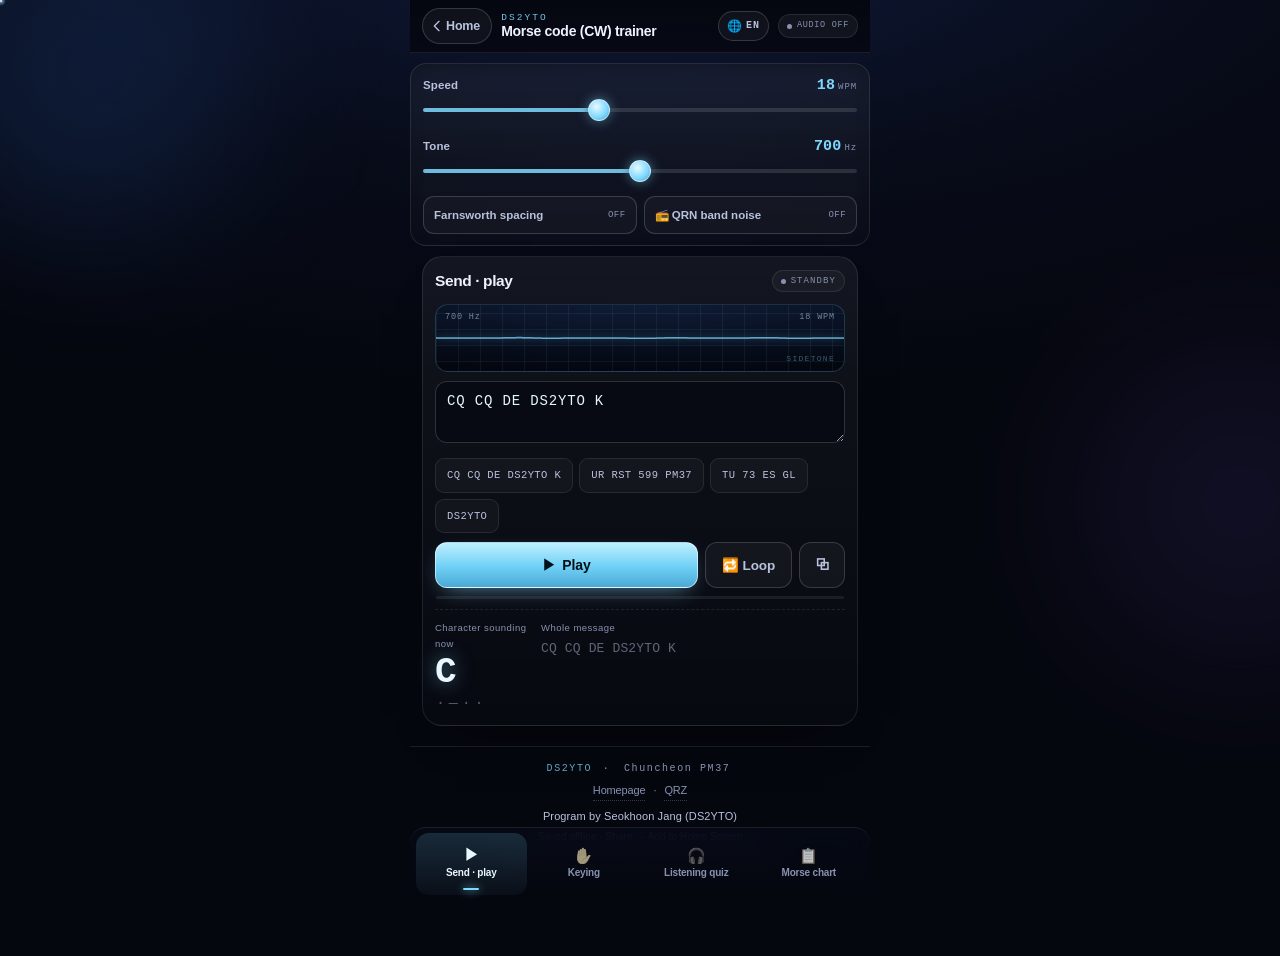
<file: cw-trainer/index.html>
<!DOCTYPE html>
<html lang="ko">
<head>
<meta charset="utf-8">
<meta name="viewport" content="width=device-width, initial-scale=1, viewport-fit=cover">
<title>DS2YTO 모르스 부호(CW) 연습기</title>
<meta name="description" content="모르스 부호(CW) 송신·재생, 전건 타건 자동 해독, 청취 퀴즈, 부호표 — Farnsworth 간격과 QRN 밴드 잡음까지, 인터넷 없이도 열리는 DS2YTO CW 연습기.">
<meta name="author" content="Seokhoon Jang">
<meta name="theme-color" content="#05070f">
<meta name="color-scheme" content="dark">
<meta name="apple-mobile-web-app-capable" content="yes">
<meta name="apple-mobile-web-app-title" content="CW 연습기">
<meta name="apple-mobile-web-app-status-bar-style" content="black-translucent">
<meta name="mobile-web-app-capable" content="yes">
<meta property="og:type" content="website">
<meta property="og:title" content="DS2YTO 모르스 부호(CW) 연습기">
<meta property="og:description" content="송신·재생 · 전건 타건 자동 해독 · 청취 퀴즈 · 부호표 · Farnsworth 간격 · QRN 밴드 잡음">
<meta property="og:url" content="https://jangsh1015.github.io/cw-trainer/">
<meta property="og:locale" content="ko_KR">
<link rel="manifest" href="manifest.webmanifest">
<link rel="icon" href="icon.svg" type="image/svg+xml">
<link rel="icon" href="icon-192.png" sizes="192x192" type="image/png">
<link rel="apple-touch-icon" href="apple-touch-icon.png">
<link rel="stylesheet" href="style.css?v=cw2">
</head>
<body>
<div class="sky" aria-hidden="true"><div class="stars" id="stars"></div><div class="glow glow-a"></div><div class="glow glow-b"></div></div>

<header class="hdr">
  <a class="back" href="../" aria-label="홈페이지로 돌아가기" data-i18n-aria="hdr.backAria">
    <svg viewBox="0 0 24 24" aria-hidden="true"><path d="M15 5l-7 7 7 7" fill="none" stroke="currentColor" stroke-width="2" stroke-linecap="round" stroke-linejoin="round"/></svg>
    <span data-i18n="hdr.home">홈</span>
  </a>
  <div class="brand">
    <span class="brand-k">DS2YTO</span>
    <span class="brand-n" data-i18n="hdr.title">모르스 부호(CW) 연습기</span>
  </div>
  <div class="lang" id="lang">
    <button type="button" class="lang-btn" id="lang-btn" aria-haspopup="listbox" aria-expanded="false" aria-label="언어 선택" data-i18n-aria="lang.aria">
      <span class="lang-globe" aria-hidden="true">🌐</span>
      <span class="lang-code" id="lang-code">KO</span>
    </button>
    <ul class="lang-menu" id="lang-menu" role="listbox" aria-label="언어 선택" data-i18n-aria="lang.aria" hidden>
      <li><button type="button" role="option" data-lang="ko" lang="ko" aria-selected="true">한국어</button></li>
      <li><button type="button" role="option" data-lang="en" lang="en" aria-selected="false">English</button></li>
      <li><button type="button" role="option" data-lang="ja" lang="ja" aria-selected="false">日本語</button></li>
      <li><button type="button" role="option" data-lang="zh" lang="zh-Hans" aria-selected="false">中文</button></li>
      <li><button type="button" role="option" data-lang="ru" lang="ru" aria-selected="false">Русский</button></li>
    </ul>
  </div>
  <button type="button" class="live off" id="audioBadge" aria-label="소리 엔진 상태 — 누르면 켜집니다" data-i18n-aria="hdr.audioAria"><i></i><em id="audioText">AUDIO OFF</em></button>
</header>

<!-- ── 공용 컨트롤 ─────────────────────────────── -->
<div class="ctrl" id="ctrl">
  <div class="ctl">
    <div class="ctl-top">
      <label class="ctl-lab" for="wpm" data-i18n="ctl.speedLab">속도 <span>글자</span></label>
      <div class="ctl-val"><b id="wpmVal">18</b><em>WPM</em></div>
    </div>
    <input class="rng" id="wpm" type="range" min="10" max="30" step="1" value="18" aria-label="글자 속도 WPM" data-i18n-aria="ctl.speedAria">
  </div>

  <div class="ctl">
    <div class="ctl-top">
      <label class="ctl-lab" for="tone" data-i18n="ctl.toneLab">음높이</label>
      <div class="ctl-val"><b id="toneVal">700</b><em>Hz</em></div>
    </div>
    <input class="rng" id="tone" type="range" min="500" max="900" step="10" value="700" aria-label="사이드톤 음높이 Hz" data-i18n-aria="ctl.toneAria">
  </div>

  <div class="chips">
    <button type="button" class="chip" id="fwChip" aria-pressed="false">
      <span class="chip-t" data-i18n="ctl.fw">Farnsworth 간격</span>
      <em id="fwVal">OFF</em>
    </button>
    <button type="button" class="chip" id="qrnChip" aria-pressed="false">
      <span class="chip-t" data-i18n="ctl.qrn">📻 QRN 밴드 잡음</span>
      <em id="qrnVal">OFF</em>
    </button>
  </div>

  <div class="fw-sub" id="fwSub" hidden>
    <div class="ctl-top">
      <label class="ctl-lab" for="eff" data-i18n="ctl.effLab">실효 속도 <span>간격</span></label>
      <div class="ctl-val"><b id="effVal">12</b><em>WPM</em></div>
    </div>
    <input class="rng" id="eff" type="range" min="5" max="18" step="1" value="12" aria-label="Farnsworth 실효 속도 WPM" data-i18n-aria="ctl.effAria">
    <p class="hint" id="fwHint">글자는 <b>18</b> WPM으로 또렷하게, 사이 간격만 늘려 <b>12</b> WPM 체감으로 들려줍니다.</p>
  </div>
</div>

<main>
  <!-- ── ① 송신 · 재생 ──────────────────────────── -->
  <section class="pane on" id="pane-send" role="tabpanel" aria-label="송신·재생" data-i18n-aria="pane.sendAria">
    <div class="card">
      <div class="card-h">
        <h2 data-i18n="send.title">송신 · 재생</h2>
        <span class="tag" id="txTag"><i></i>STANDBY</span>
      </div>

      <div class="scope">
        <canvas id="scope" aria-hidden="true"></canvas>
        <div class="scope-hud">
          <span id="scopeFreq">700 Hz</span>
          <span id="scopeWpm">18 WPM</span>
        </div>
        <div class="scope-lab" id="scopeLab">SIDETONE</div>
      </div>

      <label class="sr-only" for="txText" data-i18n="send.textAria">보낼 문장</label>
      <textarea id="txText" rows="2" maxlength="160" spellcheck="false" autocapitalize="characters" autocomplete="off">CQ CQ DE DS2YTO K</textarea>

      <div class="presets" id="presets">
        <button type="button" class="preset" data-tx="CQ CQ DE DS2YTO K">CQ CQ DE DS2YTO K</button>
        <button type="button" class="preset" data-tx="UR RST 599 PM37">UR RST 599 PM37</button>
        <button type="button" class="preset" data-tx="TU 73 ES GL">TU 73 ES GL</button>
        <button type="button" class="preset" data-tx="DS2YTO">DS2YTO</button>
      </div>

      <div class="play-row">
        <button type="button" class="btn primary" id="playBtn"><span id="playIco">▶</span><b id="playLab">재생</b></button>
        <button type="button" class="btn ghost" id="loopBtn" aria-pressed="false" data-i18n="send.loop">🔁 반복</button>
        <button type="button" class="btn ghost icon" id="copyBtn" aria-label="문장 복사" data-i18n-aria="send.copyAria">⧉</button>
      </div>
      <div class="play-bar"><i id="playBarFill"></i></div>

      <div class="now">
        <div class="now-l">
          <div class="now-lab" data-i18n="send.now">지금 소리 나는 글자</div>
          <div class="now-char" id="nowChar">C</div>
          <div class="now-code" id="nowCode"><span class="sym">·</span><span class="sym">—</span><span class="sym">·</span><span class="sym">·</span></div>
        </div>
        <div class="now-r">
          <div class="now-lab" data-i18n="send.all">전체 문장</div>
          <div class="ribbon" id="ribbon" aria-live="off"></div>
        </div>
      </div>
    </div>
  </section>

  <!-- ── ② 전건 타건 ────────────────────────────── -->
  <section class="pane" id="pane-key" role="tabpanel" aria-label="전건 타건 연습" data-i18n-aria="pane.keyAria">
    <div class="card">
      <div class="card-h">
        <h2 data-i18n="key.title">전건 타건 연습</h2>
        <div class="seg" id="keyMode" role="group" aria-label="키 모드" data-i18n-aria="key.modeAria">
          <button type="button" class="on" data-km="straight" data-i18n="key.straight">스트레이트</button>
          <button type="button" data-km="iambic" data-i18n="key.iambic">아이앰빅</button>
        </div>
      </div>

      <div id="keyStraight">
        <button type="button" class="keypad" id="straightKey" aria-label="스트레이트 키 — 누르는 동안 소리" data-i18n-aria="key.straightAria">
          <span class="kp-ring" aria-hidden="true"></span>
          <span class="kp-ico" aria-hidden="true">✋</span>
          <b>STRAIGHT KEY</b>
          <em data-i18n="key.straightHint">누르는 동안 소리 · 짧게 점, 길게 선</em>
        </button>
        <p class="hint center" data-i18n="key.spaceHint">키보드 <b>스페이스바</b>로도 칠 수 있습니다. 점 길이는 치는 속도에 맞춰 자동으로 맞춰집니다.</p>
      </div>

      <div id="keyIambic" hidden>
        <div class="paddles">
          <button type="button" class="paddle dot" id="padDot" aria-label="점 키 — 누르고 있으면 점이 계속" data-i18n-aria="key.dotAria">
            <b>·</b><em data-i18n="key.dot">점</em>
          </button>
          <button type="button" class="paddle dash" id="padDash" aria-label="선 키 — 누르고 있으면 선이 계속" data-i18n-aria="key.dashAria">
            <b>—</b><em data-i18n="key.dash">선</em>
          </button>
        </div>
        <p class="hint center"><b id="iambicWpm">18</b> <span data-i18n="key.iambicHint">WPM 전자키 · 양쪽을 함께 누르면 점·선이 교대로 나갑니다.</span></p>
      </div>

      <div class="decode">
        <div class="dc-h"><span data-i18n="key.decode">자동 해독</span><span class="mono" id="dcUnit">점 67ms</span></div>
        <div class="dc-out" id="dcOut"><span class="dc-empty">타건하면 점·선을 읽어 글자로 쌓아 줍니다</span></div>
        <div class="dc-cur">
          <span class="dc-cur-lab" data-i18n="key.typing">치는 중</span>
          <b id="dcCur">—</b>
          <span class="mono" id="dcCurCode">· —</span>
        </div>
        <div class="dc-btns">
          <button type="button" class="btn ghost sm" id="spaceBtn" data-i18n="key.space">␣ 단어 띄우기</button>
          <button type="button" class="btn ghost sm" id="backBtn" data-i18n="key.back">⌫ 한 글자</button>
          <button type="button" class="btn ghost sm" id="clearBtn" data-i18n="key.clear">전체 지우기</button>
        </div>
      </div>
    </div>
  </section>

  <!-- ── ③ 청취 퀴즈 ────────────────────────────── -->
  <section class="pane" id="pane-quiz" role="tabpanel" aria-label="청취 퀴즈" data-i18n-aria="pane.quizAria">
    <div class="card">
      <div class="card-h">
        <h2 data-i18n="quiz.title">청취 퀴즈</h2>
        <span class="tag" id="quizTag">Q1</span>
      </div>

      <div class="q-modes" id="qModes" role="group" aria-label="퀴즈 종류" data-i18n-aria="quiz.modesAria">
        <button type="button" class="on" data-qm="alnum" data-i18n="quiz.alnum">알파벳·숫자</button>
        <button type="button" data-qm="abbr" data-i18n="quiz.abbr">햄 약어</button>
        <button type="button" data-qm="qso" data-i18n="quiz.qso">실전 QSO</button>
      </div>

      <div class="q-opts">
        <label class="switch"><input type="checkbox" id="qChoice" checked><span></span><em class="sw-lab" data-i18n="quiz.choice">4지선다</em></label>
        <span class="q-opts-note" id="qOptsNote">끄면 직접 입력</span>
        <button type="button" class="mini" id="qPlay" data-i18n="quiz.listen">🔊 소리 듣기</button>
      </div>

      <div class="q-ask" id="qAsk" data-i18n="quiz.askDefault">부호를 듣고 답을 고르세요</div>
      <div class="q-body" id="qBody"></div>
      <div class="q-fb" id="qFb" hidden></div>

      <div class="q-next">
        <button type="button" class="btn primary" id="qNext" hidden data-i18n="quiz.next">다음 문제 →</button>
      </div>

      <div class="q-score">
        <div class="qs"><b id="scRate">—</b><em data-i18n="quiz.rate">정답률</em></div>
        <div class="qs"><b id="scTotal">0</b><em data-i18n="quiz.tries">시도</em></div>
        <div class="qs"><b id="scStreak">0</b><em data-i18n="quiz.streak">연속</em></div>
        <button type="button" class="mini" id="scReset" data-i18n="quiz.reset">기록 지우기</button>
      </div>
    </div>
  </section>

  <!-- ── ④ 부호표 ───────────────────────────────── -->
  <section class="pane" id="pane-chart" role="tabpanel" aria-label="모르스 부호표" data-i18n-aria="pane.chartAria">
    <div class="card">
      <div class="card-h">
        <h2 data-i18n="chart.title">모르스 부호표</h2>
        <span class="tag soft">TAP ▶</span>
      </div>
      <p class="hint" data-i18n="chart.hint">칸을 누르면 그 부호가 바로 울립니다. 점(<b>·</b>)은 짧게, 선(<b>—</b>)은 점 세 개 길이.</p>

      <h3 class="chart-h"><span class="ch-t" data-i18n="chart.alpha">알파벳</span> <span>A–Z</span></h3>
      <div class="morse-grid" id="gridAlpha"></div>

      <h3 class="chart-h"><span class="ch-t" data-i18n="chart.num">숫자</span> <span>0–9</span></h3>
      <div class="morse-grid num" id="gridNum"></div>

      <h3 class="chart-h"><span class="ch-t" data-i18n="chart.sym">기호</span> <span data-i18n="chart.symSub">부호 · 물음표 · 슬래시</span></h3>
      <div class="morse-grid" id="gridSym"></div>

      <h3 class="chart-h"><span class="ch-t" data-i18n="chart.pro">프로사인</span> <span data-i18n="chart.proSub">AR · SK · BT</span></h3>
      <div class="morse-grid" id="gridPro"></div>

      <div class="legend-mini">
        <p data-i18n="chart.legend"><b>AR</b> .-.-. 교신 끝, 응답 대기 · <b>SK</b> ...-.- 교신 종료 · <b>BT</b> -...- 문단 구분</p>
      </div>
    </div>
  </section>
</main>

<footer>
  <div class="foot-brand">DS2YTO <span>·</span> <span data-i18n="foot.place">춘천 PM37</span></div>
  <div class="foot-links">
    <a href="https://jangsh1015.github.io/" data-i18n="foot.home">홈페이지</a><span>·</span>
    <a href="https://www.qrz.com/db/DS2YTO">QRZ</a>
  </div>
  <div class="foot-note">Program by Seokhoon Jang (DS2YTO)</div>
  <div class="foot-note dim" id="swNote" data-i18n="sw.pending">오프라인 저장 준비 중…</div>
  <div class="foot-note dim" data-i18n="foot.iphone">아이폰은 측면 무음 스위치를 끄면 사이드톤이 들립니다</div>
</footer>

<nav class="tabs" role="tablist" aria-label="연습 모드" data-i18n-aria="tabs.aria">
  <button type="button" class="tab on" data-tab="send" role="tab" aria-selected="true"><span class="ico" aria-hidden="true">▶</span><span data-i18n="tab.send">송신·재생</span></button>
  <button type="button" class="tab" data-tab="key" role="tab" aria-selected="false"><span class="ico" aria-hidden="true">✋</span><span data-i18n="tab.key">전건 타건</span></button>
  <button type="button" class="tab" data-tab="quiz" role="tab" aria-selected="false"><span class="ico" aria-hidden="true">🎧</span><span data-i18n="tab.quiz">청취 퀴즈</span></button>
  <button type="button" class="tab" data-tab="chart" role="tab" aria-selected="false"><span class="ico" aria-hidden="true">📋</span><span data-i18n="tab.chart">부호표</span></button>
</nav>

<div class="toast" id="toast" role="status" aria-live="polite"></div>
<script src="i18n-data.js"></script>
<script src="i18n.js"></script>
<script src="app.js?v=cw2"></script>
</body>
</html>
</file>
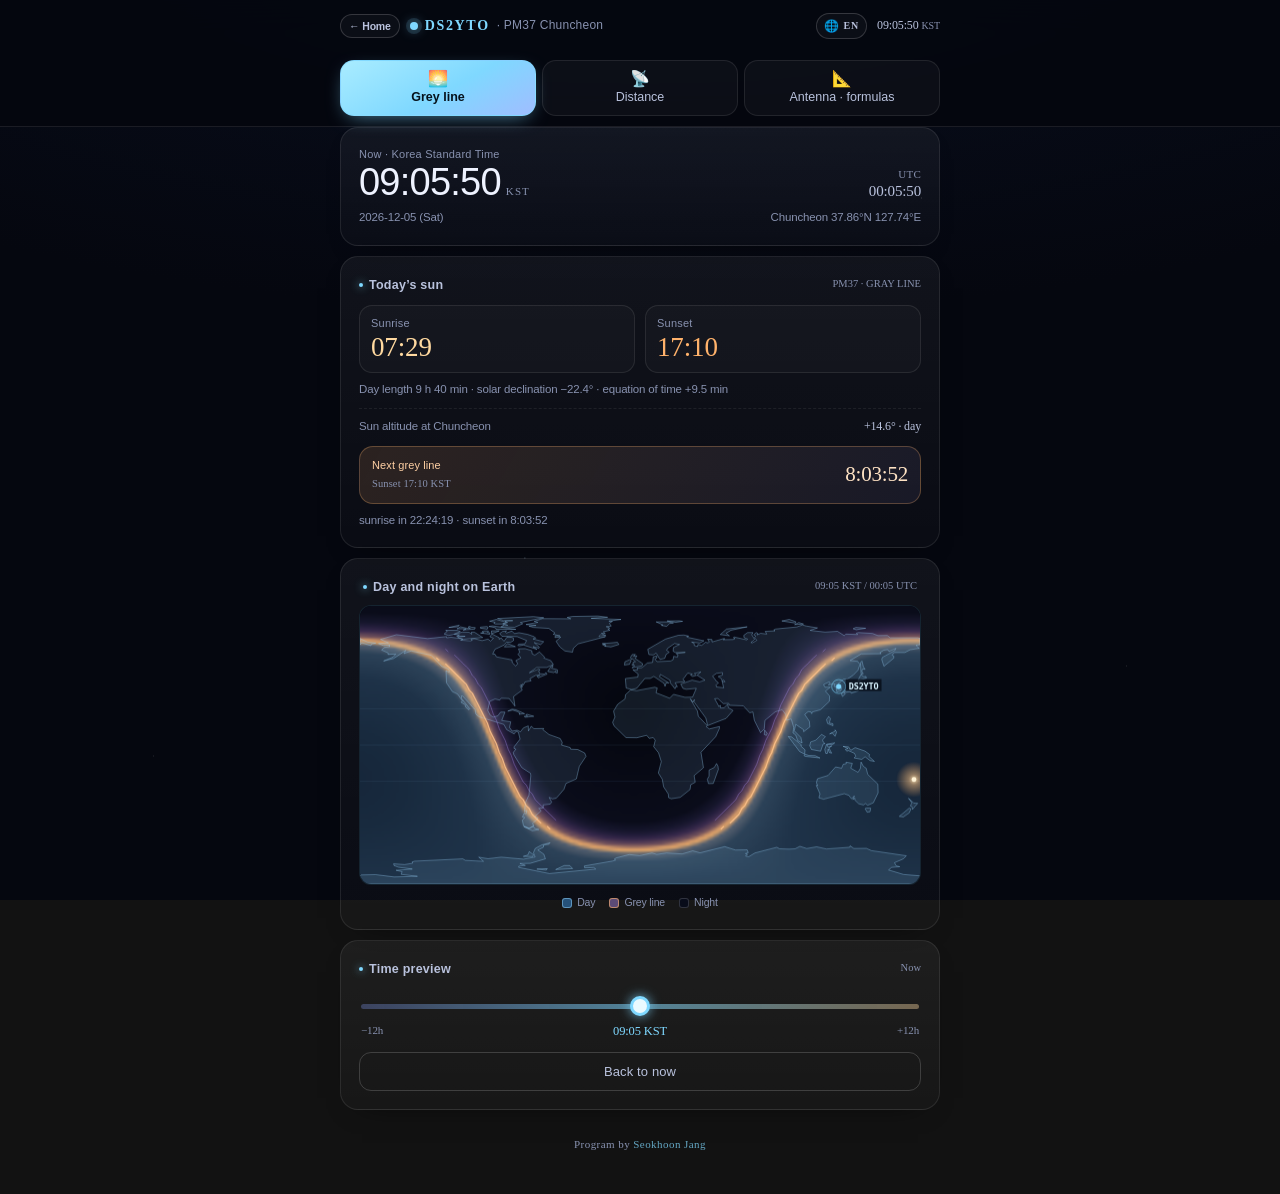
<file: ds2yto-tools/index.html>
<!DOCTYPE html>
<html lang="ko">
<head>
<meta charset="utf-8">
<meta name="viewport" content="width=device-width, initial-scale=1, viewport-fit=cover">
<title>DS2YTO 무전 도구함 · 그레이 라인 · 전파 거리 · 안테나</title>
<meta name="description" content="DS2YTO 무전 도구함 — 실시간 그레이 라인 지도, Maidenhead 그리드 전파 거리·km/W 계산, 안테나 길이와 전파 방정식.">
<meta name="author" content="Seokhoon Jang">
<meta name="theme-color" content="#05070f">
<meta name="color-scheme" content="dark">
<meta property="og:type" content="website">
<meta property="og:title" content="DS2YTO 무전 도구함">
<meta property="og:description" content="실시간 그레이 라인 지도 · Maidenhead 전파 거리·km/W · 안테나 길이와 전파 방정식">
<meta property="og:url" content="https://jangsh1015.github.io/ds2yto-tools/">
<meta name="twitter:card" content="summary">
<link rel="icon" href="data:image/svg+xml,%3Csvg xmlns='http://www.w3.org/2000/svg' viewBox='0 0 64 64'%3E%3Crect width='64' height='64' rx='14' fill='%23070c18'/%3E%3Ccircle cx='32' cy='32' r='5' fill='%237fd8ff'/%3E%3Cpath d='M20 20a17 17 0 0 0 0 24M44 20a17 17 0 0 1 0 24' stroke='%237fd8ff' stroke-width='3' fill='none' stroke-linecap='round'/%3E%3C/svg%3E">
<style>
:root{
  --bg:#05070f;
  --bg2:#080d1c;
  --ink:#eef2ff;
  --soft:#b9c2dd;
  --dim:#8892b0;
  --line:rgba(255,255,255,.09);
  --line2:rgba(255,255,255,.17);
  --glass:rgba(255,255,255,.035);
  --glass2:rgba(255,255,255,.06);
  --cyan:#7fd8ff;
  --violet:#b9a8ff;
  --gold:#ffd9a0;
  --amber:#ffb26b;
  --r:18px;
  --mono:ui-monospace,"SF Mono",SFMono-Regular,Menlo,Consolas,"Noto Sans Mono CJK KR","Nanum Gothic Coding";
  --serif:"Cambria Math",Cambria,"Iowan Old Style","Palatino Linotype",Georgia,"Nanum Myeongjo",serif;
  --sans:-apple-system,BlinkMacSystemFont,"Apple SD Gothic Neo","Malgun Gothic","Segoe UI",Roboto,sans-serif;
}
*,*::before,*::after{box-sizing:border-box}
html{-webkit-text-size-adjust:100%}
body{
  margin:0;
  background:
    radial-gradient(120% 60% at 50% -10%,#0d1730 0%,rgba(8,13,28,.5) 42%,var(--bg) 75%),
    linear-gradient(180deg,#060912 0%,#05070f 50%,#060a16 100%);
  background-attachment:fixed;
  color:var(--ink);
  font-family:var(--sans);
  font-size:15px;
  line-height:1.6;
  letter-spacing:-.01em;
  word-break:keep-all;
  overflow-wrap:break-word;
  -webkit-font-smoothing:antialiased;
  overflow-x:hidden;
  min-height:100vh;
}
body::before{
  content:"";position:fixed;inset:0;pointer-events:none;z-index:0;opacity:.5;
  background-image:
    radial-gradient(1px 1px at 18% 12%,rgba(255,255,255,.55),transparent 100%),
    radial-gradient(1px 1px at 72% 22%,rgba(255,255,255,.4),transparent 100%),
    radial-gradient(1.2px 1.2px at 41% 62%,rgba(190,225,255,.45),transparent 100%),
    radial-gradient(1px 1px at 88% 74%,rgba(255,255,255,.3),transparent 100%),
    radial-gradient(1px 1px at 12% 84%,rgba(255,255,255,.28),transparent 100%);
}
.wrap{position:relative;z-index:1;width:100%;max-width:460px;margin:0 auto;padding:0 14px 26px}

/* ── header ───────────────────────────────────────────── */
.top{position:sticky;top:0;z-index:20;background:rgba(5,7,15,.93);backdrop-filter:blur(16px);-webkit-backdrop-filter:blur(16px);border-bottom:1px solid var(--line)}
.top-in{width:100%;max-width:460px;margin:0 auto;padding:0 14px}
.hdr{display:flex;align-items:center;justify-content:space-between;gap:10px;height:52px}
.brand{display:flex;align-items:center;gap:7px;min-width:0;margin-right:auto}
.brand .mark{width:8px;height:8px;border-radius:50%;background:var(--cyan);box-shadow:0 0 0 4px rgba(127,216,255,.14),0 0 12px rgba(127,216,255,.6);flex:none}
.brand b{font-family:var(--mono);font-size:14px;letter-spacing:.12em;color:var(--cyan);font-weight:600}
.brand span{font-size:12px;color:var(--dim);letter-spacing:.02em;white-space:nowrap;overflow:hidden;text-overflow:ellipsis}
.clock-top{font-family:var(--mono);font-size:12px;color:var(--soft);white-space:nowrap;font-variant-numeric:tabular-nums}
.clock-top em{color:var(--dim);font-style:normal;font-size:10px;margin-left:3px}
.homebtn{flex:none;display:inline-flex;align-items:center;gap:3px;height:24px;padding:0 8px;border-radius:999px;
  border:1px solid var(--line2);background:rgba(255,255,255,.03);color:var(--soft);text-decoration:none;
  font-size:10.5px;font-weight:600;letter-spacing:-.02em;line-height:1;white-space:nowrap}
.homebtn:hover,.homebtn:focus-visible{color:var(--ink);border-color:rgba(127,216,255,.55);background:rgba(127,216,255,.1)}
.homebtn:active{transform:scale(.96)}

/* ── tabs ─────────────────────────────────────────────── */
.tabs{display:grid;grid-template-columns:repeat(3,1fr);gap:6px;padding:8px 0 10px}
.tab{
  appearance:none;border:1px solid var(--line);background:var(--glass);color:var(--soft);
  border-radius:14px;padding:8px 4px 7px;font-family:inherit;font-size:11.5px;line-height:1.25;
  display:flex;flex-direction:column;align-items:center;gap:3px;cursor:pointer;
  transition:background .18s,border-color .18s,color .18s,box-shadow .18s;
  -webkit-tap-highlight-color:transparent;
}
.tab .ico{font-size:16px;line-height:1}
.tab[aria-selected="true"]{
  color:#05121b;border-color:rgba(127,216,255,.7);
  background:linear-gradient(150deg,#a9ecff,#7fd8ff 55%,#b9a8ff 135%);
  box-shadow:0 6px 20px -8px rgba(127,216,255,.7);
  font-weight:600;
}
.tab:focus-visible{outline:2px solid var(--cyan);outline-offset:2px}

/* ── panels / cards ───────────────────────────────────── */
.panel{display:none;animation:fade .28s ease}
.panel.is-on{display:block}
@keyframes fade{from{opacity:0;transform:translateY(4px)}to{opacity:1;transform:none}}
.card{
  border:1px solid var(--line);border-radius:var(--r);
  background:linear-gradient(180deg,rgba(255,255,255,.05),rgba(255,255,255,.022));
  padding:14px;margin-bottom:10px;
  box-shadow:0 10px 30px -22px #000;
}
.cardHead{display:flex;align-items:baseline;justify-content:space-between;gap:8px;margin-bottom:10px}
.cardHead h2{margin:0;font-size:12.5px;font-weight:600;letter-spacing:.02em;color:var(--soft);display:flex;align-items:center;gap:6px}
.cardHead h2::before{content:"";width:4px;height:4px;border-radius:50%;background:var(--cyan);box-shadow:0 0 8px var(--cyan)}
.tag{font-family:var(--mono);font-size:10.5px;color:var(--dim);white-space:nowrap;letter-spacing:0}
.lbl{font-size:11px;color:var(--dim);letter-spacing:.02em}
.mono{font-family:var(--mono);font-variant-numeric:tabular-nums}
.dim{color:var(--dim)}
.soft{color:var(--soft)}
.big{font-size:30px;line-height:1.1;font-weight:500;letter-spacing:-.02em}
.mid{font-size:17px;line-height:1.2;font-weight:500}
.hint{font-size:11.5px;color:var(--dim);margin-top:8px;line-height:1.5}
.row{display:flex;align-items:center;gap:10px}
.spread{justify-content:space-between}
.right{text-align:right}

/* clock card */
.clock-card{padding:13px 14px}
.clock-main{display:flex;align-items:flex-end;justify-content:space-between;gap:10px}
.clock-kst{font-size:32px;line-height:1;font-weight:500;letter-spacing:-.02em}
.clock-kst small{font-size:11px;color:var(--dim);letter-spacing:.1em;margin-left:5px;font-family:var(--mono)}
.clock-utc{font-family:var(--mono);font-size:15px;color:var(--soft);text-align:right;line-height:1.3}
.clock-date{margin-top:7px;font-size:11.5px;color:var(--dim);display:flex;justify-content:space-between;gap:8px}

/* sun card */
.sun-grid{display:grid;grid-template-columns:1fr 1fr;gap:10px}
.sun-cell{border:1px solid var(--line);border-radius:13px;padding:9px 11px;background:rgba(255,255,255,.025)}
.sun-cell .v{font-family:var(--mono);font-size:23px;line-height:1.15;font-variant-numeric:tabular-nums}
.sun-cell.rise .v{color:var(--gold)}
.sun-cell.set .v{color:var(--amber)}
.altline{display:flex;align-items:center;justify-content:space-between;gap:8px;margin-top:9px;font-size:11.5px;color:var(--dim);border-top:1px dashed rgba(255,255,255,.07);padding-top:8px}
.altline b{font-family:var(--mono);font-weight:500;color:var(--soft);font-size:12px}
.altline b.on{color:#ffd0a4}
.next{
  margin-top:10px;border-radius:14px;padding:10px 12px;
  border:1px solid rgba(255,178,107,.28);
  background:linear-gradient(120deg,rgba(255,178,107,.13),rgba(185,168,255,.08));
  display:flex;align-items:center;justify-content:space-between;gap:10px;
}
.next .k{font-size:11px;color:#ffd0a4;letter-spacing:.01em}
.next .k b{display:block;font-family:var(--mono);font-size:10.5px;color:var(--dim);font-weight:400;margin-top:2px}
.next .v{font-family:var(--mono);font-size:21px;font-variant-numeric:tabular-nums;color:#ffe3c4;letter-spacing:-.01em}

/* map */
.map-card{padding:12px 10px 10px}
.map-card .cardHead{padding:0 4px;margin-bottom:8px}
#map{display:block;width:100%;height:auto;border-radius:12px;background:#04060e;border:1px solid rgba(127,216,255,.14)}
.legend{display:flex;gap:14px;justify-content:center;margin-top:9px;font-size:10.5px;color:var(--dim);flex-wrap:wrap}
.legend span{display:inline-flex;align-items:center;gap:5px}
.sw{width:10px;height:10px;border-radius:3px;display:inline-block}
.sw.day{background:#26527a;border:1px solid rgba(150,215,255,.5)}
.sw.gray{background:#5c4b76;border:1px solid rgba(255,178,107,.6)}
.sw.night{background:#080c1a;border:1px solid rgba(255,255,255,.16)}

/* slider */
.slider-wrap{padding:4px 2px 0}
input[type="range"]{
  -webkit-appearance:none;appearance:none;width:100%;height:26px;background:transparent;margin:0;display:block;
}
input[type="range"]::-webkit-slider-runnable-track{
  height:5px;border-radius:3px;
  background:linear-gradient(90deg,rgba(120,140,220,.35),rgba(127,216,255,.55),rgba(255,217,160,.4));
}
input[type="range"]::-moz-range-track{height:5px;border-radius:3px;background:linear-gradient(90deg,rgba(120,140,220,.35),rgba(127,216,255,.55),rgba(255,217,160,.4))}
input[type="range"]::-webkit-slider-thumb{
  -webkit-appearance:none;width:20px;height:20px;border-radius:50%;margin-top:-8px;
  background:#eafaff;border:3px solid #7fd8ff;box-shadow:0 0 12px rgba(127,216,255,.8);
}
input[type="range"]::-moz-range-thumb{width:16px;height:16px;border-radius:50%;background:#eafaff;border:3px solid #7fd8ff}
.range-labels{display:flex;justify-content:space-between;align-items:center;font-size:11px;margin-top:2px}
.range-labels .now{font-family:var(--mono);color:var(--cyan);font-size:12.5px}
.btn{
  width:100%;margin-top:11px;appearance:none;cursor:pointer;font-family:inherit;font-size:13px;font-weight:600;
  color:#05121b;border:0;border-radius:12px;padding:11px 14px;letter-spacing:.01em;
  background:linear-gradient(140deg,#a9ecff,#7fd8ff 60%,#b9a8ff 140%);
  box-shadow:0 8px 22px -12px rgba(127,216,255,.9);
}
.btn:active{transform:translateY(1px)}
.btn.ghost{background:transparent;color:var(--soft);border:1px solid var(--line2);box-shadow:none;font-weight:500}

/* inputs */
.in{
  width:100%;appearance:none;border:1px solid var(--line2);border-radius:12px;background:rgba(4,8,18,.7);
  color:var(--ink);font-size:17px;padding:11px 13px;font-family:var(--mono);letter-spacing:.06em;
  font-variant-numeric:tabular-nums;
}
.in:focus{outline:2px solid rgba(127,216,255,.55);outline-offset:1px;border-color:var(--cyan)}
.in.narrow{width:96px;text-align:center;letter-spacing:0}
.chips{display:flex;flex-wrap:wrap;gap:6px;margin-top:10px}
.chip{
  appearance:none;cursor:pointer;font-family:inherit;font-size:11.5px;padding:6px 10px;border-radius:999px;
  border:1px solid var(--line2);background:rgba(255,255,255,.03);color:var(--soft);white-space:nowrap;
  -webkit-tap-highlight-color:transparent;transition:all .15s;
}
.chip b{font-family:var(--mono);font-size:11px;color:var(--cyan);font-weight:600;margin-left:4px}
.chip[aria-pressed="true"]{background:rgba(127,216,255,.16);border-color:rgba(127,216,255,.6);color:#dff6ff}
.chip:active{transform:scale(.97)}
.chip:focus-visible{outline:2px solid var(--cyan);outline-offset:2px}

/* results */
.res-big{display:flex;align-items:baseline;flex-wrap:wrap;gap:6px;margin:2px 0 12px}
.res-big .n{font-family:var(--mono);font-size:34px;line-height:1;letter-spacing:-.02em;color:#e8f7ff}
.res-big .u{font-size:13px;color:var(--cyan);font-family:var(--mono)}
.res-big .alt{font-family:var(--mono);font-size:12px;color:var(--dim);margin-left:auto}
.grid2{display:grid;grid-template-columns:1fr 1fr;gap:9px}
.stat{border:1px solid var(--line);border-radius:12px;padding:9px 11px;background:rgba(255,255,255,.024);min-width:0}
.stat .v{font-family:var(--mono);font-size:16px;color:var(--ink);font-variant-numeric:tabular-nums;margin-top:2px;overflow-wrap:anywhere}
.stat .v i{font-style:normal;font-size:11px;color:var(--dim);margin-left:2px}
.stat.wide{grid-column:1 / -1}

/* antenna rows */
.ant-row{display:flex;align-items:baseline;justify-content:space-between;gap:10px;padding:9px 0;border-bottom:1px dashed rgba(255,255,255,.08)}
.ant-row:last-child{border-bottom:0;padding-bottom:2px}
.ant-row .k{font-size:12.5px;color:var(--soft);min-width:0}
.ant-row .k small{display:block;font-size:10.5px;color:var(--dim);line-height:1.35}
.ant-row .v{font-family:var(--mono);font-size:17px;text-align:right;white-space:nowrap;font-variant-numeric:tabular-nums}
.ant-row .v small{display:block;font-size:10.5px;color:var(--dim);font-weight:400;text-align:right;margin-top:1px}
.ant-row .v.primary{color:var(--cyan);font-size:19px}

/* equations */
.eq{display:grid;gap:9px}
.eq-item{border:1px solid var(--line);border-radius:12px;padding:10px 11px;background:rgba(255,255,255,.022)}
.eq-f{font-family:var(--serif);font-size:16px;color:#dff2ff;letter-spacing:.02em;line-height:1.45}
.eq-f em{font-style:italic;color:var(--cyan)}
.eq-v{font-family:var(--mono);font-size:11.5px;color:var(--dim);margin-top:3px;font-variant-numeric:tabular-nums;overflow-wrap:anywhere}
.eq-n{font-size:11.5px;color:var(--dim);margin-top:4px;line-height:1.5}

/* maxwell */
.mx-lead{font-size:12px;color:var(--soft);margin:0 0 11px;line-height:1.6}
.mx-item{border:1px solid var(--line);border-radius:14px;padding:11px 12px;margin-bottom:8px;background:rgba(255,255,255,.022)}
.mx-head{display:flex;align-items:center;gap:7px;margin-bottom:7px}
.mx-num{font-family:var(--mono);font-size:10px;width:17px;height:17px;border-radius:50%;display:grid;place-items:center;background:rgba(127,216,255,.16);color:var(--cyan);border:1px solid rgba(127,216,255,.35);flex:none}
.mx-name{font-size:12.5px;font-weight:600;color:#dff2ff;letter-spacing:.01em}
.mx-f{font-family:var(--serif);font-size:16.5px;color:var(--gold);letter-spacing:.03em;padding:7px 10px;border-radius:9px;background:rgba(255,217,160,.07);border:1px solid rgba(255,217,160,.16);line-height:1.45;overflow-wrap:anywhere}
.mx-t{font-size:12px;color:var(--soft);line-height:1.62;margin:8px 0 0}
.mx-t b{color:#eef7ff;font-weight:600}
.concl{border-radius:14px;padding:12px;margin-top:2px;border:1px solid rgba(185,168,255,.3);background:linear-gradient(130deg,rgba(185,168,255,.14),rgba(127,216,255,.08))}
.concl .k{font-size:10.5px;font-family:var(--mono);color:var(--violet);letter-spacing:.08em;margin-bottom:5px}
.concl p{margin:0;font-size:12.5px;line-height:1.65;color:#e9e6ff}
.concl p b{color:#fff}

footer{padding:16px 0 6px;text-align:center;font-family:var(--mono);font-size:11px;color:var(--dim);letter-spacing:.04em}
footer span{color:rgba(127,216,255,.75)}
.err{font-size:11.5px;color:#ffb3b3;margin-top:7px;display:none}
.err.on{display:block}
.sr{position:absolute;width:1px;height:1px;overflow:hidden;clip:rect(0 0 0 0)}
@media (min-width:820px){
  .wrap{max-width:640px;padding:0 20px 34px}
  .top-in{max-width:640px;padding:0 20px}
  .card{padding:18px}
  .tab{padding:10px 4px 9px;font-size:12.5px}
  .clock-kst{font-size:38px}
  .sun-cell .v{font-size:27px}
  .res-big .n{font-size:40px}
  .mx-f{font-size:18px}
}
@media (max-width:360px){
  .big{font-size:26px}
  .clock-kst{font-size:28px}
  .res-big .n{font-size:29px}
  .tab{font-size:10.5px}
}
@media (prefers-reduced-motion:reduce){
  *{animation:none!important;transition:none!important}
}

/* ── 언어 전환 (5개국어) ───────────────────────────── */
.lang{position:relative;flex:none}
.lang-btn{display:inline-flex;align-items:center;gap:4px;height:26px;padding:0 7px;border-radius:999px;
  border:1px solid var(--line2);background:rgba(255,255,255,.03);color:var(--soft);
  font-size:11px;font-weight:600;line-height:1;letter-spacing:.04em;font-family:inherit;cursor:pointer}
.lang-btn[aria-expanded="true"]{color:#dff6ff;border-color:rgba(127,216,255,.5);background:rgba(127,216,255,.1)}
.lang-globe{font-size:12px;line-height:1}
.lang-code{font-family:var(--mono);font-size:10px;letter-spacing:.08em}
.lang-menu{position:absolute;right:0;top:calc(100% + 8px);z-index:80;min-width:148px;margin:0;padding:5px;
  list-style:none;display:grid;gap:2px;border-radius:13px;border:1px solid rgba(255,255,255,.13);
  background:rgba(9,13,24,.97);backdrop-filter:blur(18px);-webkit-backdrop-filter:blur(18px);
  box-shadow:0 18px 44px rgba(0,0,0,.55)}
.lang-menu[hidden]{display:none}
.lang-menu button{display:flex;align-items:center;width:100%;padding:9px 11px;border:0;border-radius:9px;
  background:transparent;color:var(--soft);font-size:13px;font-weight:500;text-align:left;white-space:nowrap;
  font-family:inherit;cursor:pointer}
.lang-menu button[aria-selected="true"]{color:var(--cyan);background:rgba(127,216,255,.1)}
@media (max-width:420px){
  /* 번역이 길어도 제목 줄이 넘치지 않게 */
  html:not([lang="ko"]) .brand span:last-child{display:none}
}
/* 일본어·중국어는 keep-all 로 두면 문장이 끊기지 않아 화면을 넘친다 */
html[lang="ja"] body,
html[lang="zh-Hans"] body{word-break:normal}
</style>
</head>
<body>
<noscript><p style="padding:20px;font-family:monospace;color:#ffd9a0">이 도구는 브라우저의 자바스크립트가 필요합니다. 설정에서 자바스크립트를 켜 주세요.</p></noscript>

<div class="top">
  <div class="top-in">
    <div class="hdr">
      <a class="homebtn" href="https://jangsh1015.github.io/" aria-label="장석훈 홈페이지로 돌아가기" data-i18n-aria="hdr.homeAria"><span aria-hidden="true">←</span> <span data-i18n="hdr.home">홈</span></a>
      <div class="brand">
        <span class="mark" aria-hidden="true"></span>
        <b>DS2YTO</b>
        <span>· PM37 Chuncheon</span>
      </div>
      <div class="lang" id="lang">
        <button type="button" class="lang-btn" id="lang-btn" aria-haspopup="listbox" aria-expanded="false" aria-label="언어 선택" data-i18n-aria="lang.aria">
          <span class="lang-globe" aria-hidden="true">🌐</span>
          <span class="lang-code" id="lang-code">KO</span>
        </button>
        <ul class="lang-menu" id="lang-menu" role="listbox" aria-label="언어 선택" data-i18n-aria="lang.aria" hidden>
          <li><button type="button" role="option" data-lang="ko" lang="ko" aria-selected="true">한국어</button></li>
          <li><button type="button" role="option" data-lang="en" lang="en" aria-selected="false">English</button></li>
          <li><button type="button" role="option" data-lang="ja" lang="ja" aria-selected="false">日本語</button></li>
          <li><button type="button" role="option" data-lang="zh" lang="zh-Hans" aria-selected="false">中文</button></li>
          <li><button type="button" role="option" data-lang="ru" lang="ru" aria-selected="false">Русский</button></li>
        </ul>
      </div>
      <div class="clock-top"><span id="hdrClock">--:--:--</span><em>KST</em></div>
    </div>
    <div class="tabs" role="tablist" aria-label="도구 선택" data-i18n-aria="tabs.aria">
      <button class="tab" role="tab" id="tab-gray" aria-controls="p-gray" aria-selected="true" data-tab="gray">
        <span class="ico" aria-hidden="true">🌅</span><span data-i18n="tab.gray">그레이 라인</span>
      </button>
      <button class="tab" role="tab" id="tab-dist" aria-controls="p-dist" aria-selected="false" tabindex="-1" data-tab="dist">
        <span class="ico" aria-hidden="true">📡</span><span data-i18n="tab.dist">전파 거리</span>
      </button>
      <button class="tab" role="tab" id="tab-ant" aria-controls="p-ant" aria-selected="false" tabindex="-1" data-tab="ant">
        <span class="ico" aria-hidden="true">📐</span><span data-i18n="tab.ant">안테나·방정식</span>
      </button>
    </div>
  </div>
</div>

<main class="wrap">

  <!-- ══════════ 1. 그레이 라인 ══════════ -->
  <section class="panel is-on" id="p-gray" role="tabpanel" aria-labelledby="tab-gray">

    <div class="card clock-card">
      <div class="clock-main">
        <div>
          <div class="lbl" data-i18n="dc.kstLabel">지금 · 한국 표준시</div>
          <div class="clock-kst"><span id="clkKst">--:--:--</span><small>KST</small></div>
        </div>
        <div class="clock-utc">
          <div class="lbl" style="text-align:right">UTC</div>
          <div id="clkUtc">--:--:--</div>
        </div>
      </div>
      <div class="clock-date"><span id="clkDate">—</span><span id="clkSun" data-i18n="dc.place">춘천 37.86°N 127.74°E</span></div>
    </div>

    <div class="card">
      <div class="cardHead"><h2 data-i18n="dc.sunTitle">오늘의 태양</h2><span class="tag">PM37 · GRAY LINE</span></div>
      <div class="sun-grid">
        <div class="sun-cell rise"><div class="lbl" data-i18n="dc.sunrise">일출</div><div class="v" id="sunRise">--:--</div></div>
        <div class="sun-cell set"><div class="lbl" data-i18n="dc.sunset">일몰</div><div class="v" id="sunSet">--:--</div></div>
      </div>
      <div class="hint" id="sunMeta">—</div>
      <div class="altline"><span data-i18n="dc.sunAltLab">춘천 태양 고도</span><b id="sunAlt">—</b></div>
      <div class="next">
        <div class="k"><span data-i18n="dc.nextLine">다음 그레이 라인</span><b id="nextName">—</b></div>
        <div class="v" id="nextLeft">--:--:--</div>
      </div>
      <div class="hint" id="sunBoth">—</div>
    </div>

    <div class="card map-card">
      <div class="cardHead"><h2 data-i18n="dc.mapTitle">지구의 낮과 밤</h2><span class="tag mono" id="mapStamp">—</span></div>
      <canvas id="map" role="img" aria-label="세계 지도 위의 실시간 낮·밤 경계(터미네이터)와 그레이 라인 띠" data-i18n-aria="dc.mapAria"></canvas>
      <div class="legend">
        <span><i class="sw day"></i><span data-i18n="dc.day">낮</span></span>
        <span><i class="sw gray"></i><span data-i18n="dc.grey">그레이 라인</span></span>
        <span><i class="sw night"></i><span data-i18n="dc.night">밤</span></span>
      </div>
    </div>

    <div class="card">
      <div class="cardHead"><h2 data-i18n="dc.preview">시간 미리보기</h2><span class="tag" id="offTag">지금</span></div>
      <div class="slider-wrap">
        <input type="range" id="off" min="-720" max="720" step="5" value="0" aria-label="그레이 라인 미리보기 시각 오프셋" data-i18n-aria="dc.offAria">
        <div class="range-labels">
          <span class="dim mono">−12h</span>
          <span class="now" id="offNow">—</span>
          <span class="dim mono">+12h</span>
        </div>
      </div>
      <button class="btn ghost" id="nowBtn" data-i18n="dc.nowBtn">지금으로</button>
    </div>

  </section>

  <!-- ══════════ 2. 전파 거리 ══════════ -->
  <section class="panel" id="p-dist" role="tabpanel" aria-labelledby="tab-dist" hidden>

    <div class="card">
      <div class="cardHead"><h2 data-i18n="dist.from">출발지</h2><span class="tag" data-i18n="dist.fromTag">기본 PM37 · 춘천</span></div>
      <input class="in" id="fromIn" value="PM37" autocomplete="off" autocapitalize="characters" spellcheck="false" aria-label="출발지 그리드 로케이터" data-i18n-aria="dist.fromAria" maxlength="12">
      <div class="hint mono" id="fromMeta">—</div>
    </div>

    <div class="card">
      <div class="cardHead"><h2 data-i18n="dist.to">도착지</h2><span class="tag" data-i18n="dist.toTag">그리드 4~6자리</span></div>
      <input class="in" id="toIn" value="GG87" autocomplete="off" autocapitalize="characters" spellcheck="false" aria-label="도착지 그리드 로케이터" data-i18n-aria="dist.toAria" maxlength="12">
      <div class="err" id="toErr" data-i18n="dist.errTo">그리드 형식이 아닙니다 — 예: PM37, GG87, PM37ab</div>
      <div class="chips" id="toPresets">
        <button class="chip" type="button" data-grid="GG87"><span data-i18n="dist.cRio">리우데자네이루</span><b>GG87</b></button>
        <button class="chip" type="button" data-grid="GF05"><span data-i18n="dist.cBuenos">부에노스아이레스</span><b>GF05</b></button>
        <button class="chip" type="button" data-grid="FN30"><span data-i18n="dist.cNewYork">뉴욕</span><b>FN30</b></button>
        <button class="chip" type="button" data-grid="DM04"><span data-i18n="dist.cLA">로스앤젤레스</span><b>DM04</b></button>
        <button class="chip" type="button" data-grid="IO91"><span data-i18n="dist.cLondon">런던</span><b>IO91</b></button>
        <button class="chip" type="button" data-grid="PM95"><span data-i18n="dist.cTokyo">도쿄</span><b>PM95</b></button>
        <button class="chip" type="button" data-grid="QF56"><span data-i18n="dist.cSydney">시드니</span><b>QF56</b></button>
      </div>
      <div class="hint mono" id="toMeta">—</div>
    </div>

    <div class="card">
      <div class="cardHead"><h2 data-i18n="dist.power">출력</h2><span class="tag">WATT</span></div>
      <div class="row">
        <input class="in narrow" id="pwIn" value="2" inputmode="decimal" aria-label="출력(W)" data-i18n-aria="dist.powerAria" maxlength="6">
        <div class="chips" id="pwPresets" style="margin-top:0">
          <button class="chip" type="button" data-w="0.5">0.5W</button>
          <button class="chip" type="button" data-w="2">2W</button>
          <button class="chip" type="button" data-w="5">5W</button>
          <button class="chip" type="button" data-w="10">10W</button>
        </div>
      </div>
    </div>

    <div class="card">
      <div class="cardHead"><h2 data-i18n="dist.result">계산 결과</h2><span class="tag" id="distTag">—</span></div>
      <div class="res-big">
        <span class="n" id="distKm">—</span><span class="u">km</span>
        <span class="alt" id="distMi">—</span>
      </div>
      <div class="grid2">
        <div class="stat"><div class="lbl" data-i18n="dist.brgS">방위각 · Short Path</div><div class="v" id="brgS">—</div></div>
        <div class="stat"><div class="lbl" data-i18n="dist.brgL">방위각 · Long Path</div><div class="v" id="brgL">—</div></div>
        <div class="stat"><div class="lbl" data-i18n="dist.kmw">1W당 도달 거리</div><div class="v" id="kmw">—<i>km/W</i></div></div>
        <div class="stat"><div class="lbl" data-i18n="dist.ms">편도 도달 시간</div><div class="v" id="ms">—<i>ms</i></div></div>
      </div>
      <div class="hint" id="distHint">—</div>
    </div>

  </section>

  <!-- ══════════ 3. 안테나 · 방정식 ══════════ -->
  <section class="panel" id="p-ant" role="tabpanel" aria-labelledby="tab-ant" hidden>

    <div class="card">
      <div class="cardHead"><h2 data-i18n="ant.freq">주파수</h2><span class="tag">MHz</span></div>
      <input class="in" id="freqIn" value="7.074" inputmode="decimal" aria-label="주파수(MHz)" data-i18n-aria="ant.freqAria" maxlength="9">
      <div class="chips" id="bandPresets">
        <button class="chip" type="button" data-f="7.074">40m<b>7.074</b></button>
        <button class="chip" type="button" data-f="14.074">20m<b>14.074</b></button>
        <button class="chip" type="button" data-f="21.074">15m<b>21.074</b></button>
        <button class="chip" type="button" data-f="28.074">10m<b>28.074</b></button>
        <button class="chip" type="button" data-f="50.313">6m<b>50.313</b></button>
        <button class="chip" type="button" data-f="145.000">2m<b>145.000</b></button>
        <button class="chip" type="button" data-f="433.000">70cm<b>433.000</b></button>
      </div>
      <div class="err" id="freqErr" data-i18n="ant.errFreq">주파수를 MHz 단위로 입력하세요 — 예: 7.074</div>
    </div>

    <div class="card">
      <div class="cardHead"><h2 data-i18n="ant.vf">단축률 (VF)</h2><span class="tag mono" id="vfTag">k = 0.95</span></div>
      <div class="chips" id="vfPresets">
        <button class="chip" type="button" data-vf="0.95" aria-pressed="true"><span data-i18n="ant.vfBare">공중 와이어</span><b>0.95</b></button>
        <button class="chip" type="button" data-vf="0.93" aria-pressed="false"><span data-i18n="ant.vfInsulated">피복선</span><b>0.93</b></button>
        <button class="chip" type="button" data-vf="1.00" aria-pressed="false"><span data-i18n="ant.vfFree">자유공간</span><b>1.00</b></button>
        <button class="chip" type="button" data-vf="0.66" aria-pressed="false"><span data-i18n="ant.vfCoax">동축</span><b>0.66</b></button>
      </div>
      <div class="hint" data-i18n="ant.vfHint">실제 전선은 진공보다 조금 짧게 잘라야 공진합니다. k = 단축률.</div>
    </div>

    <div class="card">
      <div class="cardHead"><h2 data-i18n="ant.len">안테나 길이</h2><span class="tag" id="antTag">—</span></div>
      <div class="ant-row"><div class="k" data-i18n="ant.rLam">파장 λ<small>한 파장의 길이</small></div><div class="v" id="rLam">—</div></div>
      <div class="ant-row"><div class="k" data-i18n="ant.rQ">1/4 파장 수직 · 와이어<small>가장 흔한 쿼터 웨이브</small></div><div class="v primary" id="rQ">—</div></div>
      <div class="ant-row"><div class="k" data-i18n="ant.rCp">카운터포이즈<small>수직 안테나의 접지 대용 1~2가닥</small></div><div class="v" id="rCp">—</div></div>
      <div class="ant-row"><div class="k" data-i18n="ant.rDip">1/2 파장 다이폴<small>양쪽으로 늘어뜨리는 형태</small></div><div class="v" id="rDip">—</div></div>
      <div class="ant-row"><div class="k" data-i18n="ant.r58">5/8 파장<small>조금 더 뻗은 수직</small></div><div class="v" id="r58">—</div></div>
      <div class="hint" data-i18n="ant.lenHint">m와 cm를 함께 표시합니다. 실제 설치 때는 주변 환경(금속·땅·건물)에 따라 조금씩 달라지니 SWR을 보며 미세 조정하세요.</div>
    </div>

    <div class="card">
      <div class="cardHead"><h2 data-i18n="ant.eq">핵심 방정식</h2><span class="tag" data-i18n="ant.eqTag">위 값으로 계산</span></div>
      <div class="eq">
        <div class="eq-item">
          <div class="eq-f">λ = c / f ≈ 300 / f</div>
          <div class="eq-v" id="eqLam">—</div>
          <div class="eq-n" data-i18n="ant.eqLamNote">파장은 빛의 속도 c를 주파수로 나눈 것. 300은 계산을 쉽게 하려고 Mm/s로 반올림한 값입니다.</div>
        </div>
        <div class="eq-item">
          <div class="eq-f">¼λ = 75 · k / f</div>
          <div class="eq-v" id="eqQ">—</div>
          <div class="eq-n" data-i18n="ant.eqQNote">75는 300의 1/4. k는 단축률(공중 와이어 0.95).</div>
        </div>
        <div class="eq-item">
          <div class="eq-f">½λ = 150 · k / f</div>
          <div class="eq-v" id="eqH">—</div>
          <div class="eq-n" data-i18n="ant.eqHNote">다이폴 전체 길이. 양쪽 각 1선은 그 절반입니다.</div>
        </div>
        <div class="eq-item">
          <div class="eq-f">⅝λ = 187.5 · k / f</div>
          <div class="eq-v" id="eq58">—</div>
          <div class="eq-n" data-i18n="ant.eq58Note">5/8 파장 수직의 뻗은 길이.</div>
        </div>
        <div class="eq-item">
          <div class="eq-f">Γ = (SWR − 1) / (SWR + 1)</div>
          <div class="eq-v">SWR 2.0 → Γ = 1/3 ≈ 0.333</div>
          <div class="eq-n" data-i18n="ant.eqSWRNote">반사계수 Γ는 돌아오는 전기의 비율. 0에 가까울수록 잘 넘어갔다는 뜻입니다.</div>
        </div>
        <div class="eq-item">
          <div class="eq-f">RL = −20 · log₁₀ |Γ|</div>
          <div class="eq-v" data-i18n="ant.eqRLVal">SWR 2.0 → RL ≈ 9.5 dB · 손실 ≈ 0.5 dB</div>
          <div class="eq-n" data-i18n="ant.eqRLNote">반사 손실(Return Loss). 값이 클수록 반사가 적습니다. 손실 = −10·log₁₀(1 − Γ²).</div>
        </div>
      </div>
    </div>

    <div class="card">
      <div class="cardHead"><h2 data-i18n="ant.mx">맥스웰 방정식 4개</h2><span class="tag" data-i18n="ant.mxTag">전파의 출발점</span></div>
      <p class="mx-lead" data-i18n="ant.mxLead">안테나에 전기를 넣어 흔들면, 이 네 줄이 순서대로 이어져 전파가 허공을 달려 나갑니다. 수식은 어려워 보여도 뜻은 네 문장이면 충분합니다.</p>

      <div class="mx-item">
        <div class="mx-head"><span class="mx-num">1</span><span class="mx-name" data-i18n="ant.mx1">가우스 전기 법칙</span></div>
        <div class="mx-f">∇ · E = ρ / ε₀</div>
        <p class="mx-t" data-i18n="ant.mx1t">전기는 혼자서도 출발해요. 수도꼭지(+)에서 물이 뿜어져 나와 배수구(−)로 들어가듯, <b>전하(ρ)가 있는 곳에서 전기장(E)이 뻗어 나갑니다</b>. ∇ · E는 “이 자리에서 전기가 새어 나오는 양”이라는 뜻이에요.</p>
      </div>

      <div class="mx-item">
        <div class="mx-head"><span class="mx-num">2</span><span class="mx-name" data-i18n="ant.mx2">가우스 자기 법칙</span></div>
        <div class="mx-f">∇ · B = 0</div>
        <p class="mx-t" data-i18n="ant.mx2t">자석은 늘 짝꿍이에요. 막대자석을 반으로 쪼개도 N극과 S극이 항상 함께 생기므로, <b>자기장(B)은 혼자서 출발하는 곳이 없이 빙글빙글 돌고 돕니다</b>. 나오는 양과 들어가는 양이 늘 같아서 전체는 0이에요.</p>
      </div>

      <div class="mx-item">
        <div class="mx-head"><span class="mx-num">3</span><span class="mx-name" data-i18n="ant.mx3">패러데이 전자기 유도 법칙</span></div>
        <div class="mx-f">∇ × E = − ∂B / ∂t</div>
        <p class="mx-t" data-i18n="ant.mx3t"><b>자석이 시간에 따라 흔들리면(∂B/∂t), 그 주변을 감싸 도는 전기(∇ × E)가 태어납니다</b>. 자석을 코일 가까이에서 왔다 갔다 하면 전구가 켜지는 그 원리예요. 마이너스 부호는 “흔드는 것을 방해하는 쪽으로 생긴다”는 뜻입니다.</p>
      </div>

      <div class="mx-item">
        <div class="mx-head"><span class="mx-num">4</span><span class="mx-name" data-i18n="ant.mx4">앙페르-맥스웰 법칙</span></div>
        <div class="mx-f">∇ × B = μ₀J + μ₀ε₀ (∂E / ∂t)</div>
        <p class="mx-t" data-i18n="ant.mx4t"><b>전류가 흐르거나(J), 전기가 시간에 따라 흔들리면(∂E/∂t), 그 주변을 감싸 도는 자석(∇ × B)이 태어납니다</b>. 앞의 μ₀J는 전선에 흐르는 전류가 만드는 자기장, 뒤의 μ₀ε₀(∂E/∂t)는 맥스웰이 더한 “변하는 전기”가 만드는 자기장이에요.</p>
      </div>

      <div class="concl">
        <div class="k">ONE LINE</div>
        <p data-i18n="ant.concl">안테나에서 전기를 흔들면 <b>전기 → 자석 → 전기 → 자석</b>이 서로 등을 떠밀며 허공을 달려 나갑니다. 그게 바로 지구 반대편까지 날아가는 <b>전파(빛)</b>입니다!</p>
      </div>
    </div>

  </section>

  <footer>Program by <span>Seokhoon Jang</span></footer>
</main>

<script src="i18n-data.js"></script>
<script src="i18n.js"></script>
<script>
/* ══════════════════════════════════════════════════════════
   DS2YTO 무전 도구함 — 단독 실행(외부 요청 없음)
   ══════════════════════════════════════════════════════════ */
(function(){
'use strict';

var LAND = [[[-59.6,-80.0],[-60.2,-81.0],[-66.3,-80.3],[-59.6,-80.0]],[[-45.2,-78.0],[-43.3,-80.0],[-54.2,-80.6],[-48.7,-78.0],[-45.2,-78.0]],[[-68.5,-71.0],[-68.8,-72.2],[-75.0,-72.1],[-72.1,-71.2],[-71.2,-69.0],[-68.5,-71.0]],[[-58.6,-64.2],[-62.0,-64.8],[-62.1,-66.2],[-65.7,-68.0],[-61.8,-70.7],[-60.8,-73.7],[-70.6,-76.6],[-77.2,-76.7],[-73.7,-77.9],[-77.9,-78.4],[-78.0,-79.2],[-58.2,-83.2],[-28.5,-80.3],[-29.7,-79.3],[-35.6,-79.5],[-35.8,-78.3],[-17.5,-75.1],[-15.7,-74.5],[-16.5,-73.9],[-15.4,-73.1],[-6.9,-70.9],[-0.2,-71.6],[7.7,-69.9],[10.8,-70.8],[17.0,-69.9],[27.1,-70.5],[33.9,-68.5],[38.6,-69.8],[54.5,-65.8],[61.4,-68.0],[68.9,-67.9],[69.6,-69.7],[67.8,-70.3],[69.1,-70.7],[67.9,-71.9],[69.9,-72.3],[73.9,-69.9],[88.0,-66.2],[89.7,-67.2],[95.8,-67.4],[99.7,-67.2],[102.8,-65.6],[107.2,-67.0],[113.6,-65.9],[119.8,-67.3],[134.8,-66.2],[135.1,-65.3],[137.5,-67.0],[145.5,-66.9],[148.8,-68.4],[171.2,-71.7],[169.3,-73.7],[163.6,-76.2],[164.7,-78.2],[167.0,-78.8],[161.8,-79.2],[159.8,-80.9],[169.4,-83.8],[180,-84.7],[180,-90],[-180,-90],[-180,-84.7],[-179.1,-84.1],[-170.0,-83.9],[-158.1,-85.4],[-143.1,-85.0],[-153.6,-83.7],[-152.9,-82.0],[-156.8,-81.1],[-146.4,-80.3],[-155.3,-79.1],[-158.1,-78.0],[-158.4,-76.9],[-151.3,-77.4],[-146.1,-76.5],[-146.5,-75.7],[-144.9,-75.2],[-113.9,-73.7],[-112.3,-74.7],[-100.6,-75.3],[-103.7,-72.6],[-97.7,-73.6],[-89.2,-72.6],[-74.9,-73.9],[-67.4,-72.5],[-68.5,-69.7],[-67.3,-66.9],[-63.0,-64.6],[-57.8,-63.3],[-58.6,-64.2]],[[-67.8,-53.9],[-65.0,-54.7],[-69.2,-55.5],[-74.7,-52.8],[-71.1,-54.1],[-68.6,-52.6],[-67.8,-53.9]],[[145.4,-40.8],[148.3,-40.9],[147.9,-43.2],[146.0,-43.5],[144.7,-41.2],[145.4,-40.8]],[[173.0,-40.9],[174.2,-41.3],[173.1,-43.9],[169.3,-46.6],[166.7,-46.2],[173.0,-40.9]],[[174.6,-36.2],[176.0,-37.6],[178.5,-37.7],[175.2,-41.7],[174.9,-39.9],[173.8,-39.5],[174.7,-37.4],[172.6,-34.5],[174.6,-36.2]],[[50.1,-13.6],[50.4,-15.7],[47.1,-24.9],[44.0,-25.0],[43.3,-22.1],[44.4,-20.1],[44.4,-16.2],[47.7,-14.6],[49.2,-12.0],[50.1,-13.6]],[[143.6,-13.8],[145.4,-15.0],[146.4,-19.0],[152.9,-25.3],[153.1,-30.9],[150.0,-37.4],[146.3,-39.0],[145.0,-37.9],[143.6,-38.8],[140.6,-38.0],[138.1,-35.6],[138.2,-34.4],[136.8,-35.3],[137.8,-32.9],[136.0,-34.9],[134.3,-32.6],[131.3,-31.5],[118.0,-35.1],[115.0,-34.2],[115.7,-31.6],[113.3,-26.1],[114.2,-26.3],[113.4,-24.4],[114.1,-21.8],[120.9,-19.7],[125.7,-14.2],[129.6,-15.0],[130.6,-12.5],[132.6,-12.1],[132.4,-11.1],[136.5,-11.9],[135.5,-15.0],[140.2,-17.7],[141.7,-15.0],[142.1,-11.0],[143.6,-13.8]],[[108.6,-6.8],[112.6,-6.9],[115.7,-8.4],[106.5,-7.4],[105.4,-6.9],[106.1,-5.9],[108.6,-6.8]],[[134.1,-1.2],[135.5,-3.4],[138.3,-1.7],[144.6,-3.9],[147.6,-6.1],[147.2,-7.4],[150.7,-10.6],[147.9,-10.1],[144.7,-7.6],[142.6,-9.3],[137.6,-8.4],[138.7,-7.3],[137.9,-5.4],[133.7,-3.5],[133.0,-4.1],[132.0,-2.8],[133.7,-2.2],[130.5,-0.9],[134.1,-1.2]],[[125.2,1.4],[123.7,0.2],[120.2,0.2],[120.9,-1.4],[123.3,-0.6],[121.5,-1.9],[123.2,-5.3],[121.7,-4.9],[121.0,-2.6],[120.4,-5.5],[119.4,-5.4],[118.8,-2.8],[120.0,0.6],[125.2,1.4]],[[105.8,-5.9],[102.6,-4.2],[95.3,5.5],[97.5,5.2],[103.8,0.1],[103.4,-0.7],[106.1,-3.1],[105.8,-5.9]],[[117.9,1.8],[119.0,0.9],[117.8,0.8],[116.1,-4.0],[110.2,-2.9],[109.1,-0.5],[109.7,2.0],[113.0,3.1],[116.7,6.9],[119.2,5.4],[117.3,3.2],[117.9,1.8]],[[126.4,8.4],[125.4,5.6],[123.6,7.8],[121.9,7.2],[125.5,9.0],[125.4,9.8],[126.4,8.4]],[[81.2,6.2],[79.9,6.8],[80.1,9.8],[81.8,7.5],[81.2,6.2]],[[121.3,18.5],[122.5,17.1],[121.7,14.3],[124.0,13.8],[124.1,12.5],[120.6,13.9],[119.9,16.4],[121.3,18.5]],[[-72.6,19.9],[-68.3,18.6],[-73.9,18.0],[-74.4,18.7],[-72.3,18.7],[-73.4,19.6],[-72.6,19.9]],[[-79.7,22.8],[-74.2,20.3],[-77.8,19.9],[-77.1,20.4],[-78.7,21.6],[-81.8,22.6],[-85.0,21.9],[-82.3,23.2],[-79.7,22.8]],[[141.0,37.1],[140.3,35.1],[135.8,33.5],[135.1,34.6],[131.0,33.9],[132.0,33.1],[130.2,31.4],[129.4,33.3],[132.6,35.4],[135.7,35.5],[136.7,37.3],[138.9,37.8],[140.3,41.2],[141.4,41.4],[141.9,40.0],[141.0,37.1]],[[143.9,44.2],[145.3,44.4],[145.5,43.3],[140.0,41.6],[142.0,45.6],[143.9,44.2]],[[-56.1,50.7],[-56.8,49.8],[-53.1,48.7],[-53.1,46.7],[-54.2,46.8],[-54.2,47.8],[-55.4,46.9],[-59.3,47.6],[-57.4,50.7],[-55.9,51.6],[-56.1,50.7]],[[143.6,50.7],[144.7,49.0],[143.2,49.3],[142.6,47.9],[143.5,46.1],[142.1,46.0],[141.7,53.3],[142.7,54.4],[143.6,50.7]],[[-6.8,52.3],[-10.0,51.8],[-9.7,53.9],[-6.7,55.2],[-5.7,54.6],[-6.8,52.3]],[[-3.0,58.6],[-4.1,57.6],[-2.0,57.7],[-3.1,56.0],[1.7,52.7],[1.4,51.3],[-5.2,50.0],[-3.4,51.4],[-5.3,52.0],[-4.2,52.3],[-4.6,53.5],[-2.9,54.0],[-5.0,55.8],[-5.6,55.3],[-6.1,56.8],[-5.0,58.6],[-3.0,58.6]],[[-85.2,65.7],[-80.1,63.7],[-87.2,63.5],[-85.2,65.7]],[[-14.5,66.5],[-13.6,65.1],[-18.7,63.5],[-22.8,64.0],[-21.8,64.4],[-24.0,64.9],[-22.2,65.4],[-24.3,65.6],[-14.5,66.5]],[[-175.0,66.6],[-169.9,66.0],[-172.5,65.4],[-173.0,64.3],[-178.7,66.1],[-180,65.0],[-180,69.0],[-175.0,66.6]],[[-90.5,69.5],[-90.6,68.5],[-89.2,69.3],[-87.4,67.2],[-85.5,69.9],[-82.6,69.7],[-81.3,69.2],[-81.3,67.6],[-83.3,66.4],[-85.8,66.6],[-87.3,64.8],[-93.2,62.0],[-94.7,58.9],[-93.2,58.8],[-92.3,57.1],[-82.3,55.1],[-82.1,53.3],[-79.9,51.2],[-78.6,52.6],[-79.8,54.7],[-76.5,56.5],[-78.5,58.8],[-77.3,59.9],[-78.1,62.3],[-73.8,62.4],[-69.6,61.1],[-69.3,59.0],[-67.6,58.2],[-64.6,60.3],[-61.4,57.0],[-61.8,56.3],[-57.3,54.6],[-55.7,52.1],[-60.0,50.2],[-66.4,50.2],[-71.1,46.8],[-65.1,49.2],[-64.2,48.7],[-65.1,48.1],[-64.5,46.2],[-61.5,45.9],[-60.5,47.0],[-59.8,45.9],[-65.4,43.5],[-66.2,44.5],[-64.4,45.3],[-67.1,45.1],[-70.8,42.9],[-70.0,41.6],[-74.0,40.8],[-74.9,38.9],[-75.5,39.5],[-75.9,37.2],[-76.3,39.2],[-77.0,38.2],[-75.7,35.6],[-81.3,31.4],[-80.4,25.2],[-84.1,30.1],[-89.2,30.3],[-90.2,29.1],[-93.2,29.8],[-96.6,28.3],[-97.9,22.4],[-96.3,19.3],[-94.4,18.1],[-91.4,18.9],[-89.6,21.3],[-86.8,21.3],[-88.9,15.9],[-83.1,15.0],[-83.9,11.4],[-82.2,9.0],[-79.0,9.6],[-76.8,8.6],[-74.9,11.1],[-71.8,12.4],[-71.7,9.1],[-69.9,12.2],[-68.2,10.6],[-61.9,10.7],[-62.4,9.9],[-58.5,6.8],[-51.3,4.2],[-50.0,1.7],[-50.4,-0.1],[-44.9,-1.6],[-44.6,-2.7],[-40.0,-2.9],[-35.6,-5.1],[-34.7,-7.3],[-39.0,-13.8],[-40.9,-21.9],[-47.6,-24.9],[-48.9,-28.7],[-53.8,-34.4],[-56.2,-34.9],[-58.4,-33.9],[-56.8,-36.9],[-57.7,-38.2],[-62.3,-38.8],[-62.1,-40.7],[-65.1,-41.1],[-63.5,-42.6],[-67.6,-46.3],[-65.6,-47.2],[-66.0,-48.1],[-69.1,-50.7],[-68.2,-52.3],[-71.4,-53.9],[-74.9,-52.3],[-75.6,-48.7],[-74.1,-46.9],[-75.6,-46.6],[-74.4,-44.1],[-73.2,-44.5],[-72.7,-42.4],[-74.3,-43.2],[-73.6,-37.2],[-71.4,-32.4],[-70.2,-19.8],[-70.4,-18.3],[-76.0,-14.6],[-81.2,-6.1],[-81.4,-4.7],[-79.8,-2.7],[-81.0,-2.2],[-80.9,-1.1],[-77.1,3.8],[-78.2,8.3],[-79.6,8.9],[-80.9,7.2],[-85.7,9.9],[-87.5,13.3],[-103.5,18.3],[-105.5,19.9],[-106.0,22.8],[-113.9,31.6],[-114.8,31.8],[-114.7,30.2],[-109.4,23.4],[-110.0,22.8],[-112.2,24.7],[-112.3,26.0],[-115.1,27.7],[-114.2,28.6],[-117.3,33.0],[-120.6,34.6],[-124.4,40.3],[-124.7,48.2],[-122.6,47.1],[-122.8,49.0],[-127.4,50.8],[-134.1,58.1],[-147.1,60.9],[-151.7,59.2],[-150.6,61.3],[-158.4,56.0],[-164.8,54.4],[-158.7,57.0],[-157.0,58.9],[-162.0,58.7],[-161.9,59.6],[-166.1,61.5],[-164.6,63.1],[-160.8,63.8],[-161.5,64.4],[-160.8,64.8],[-165.0,64.4],[-168.1,65.7],[-161.7,66.1],[-166.8,68.4],[-156.6,71.4],[-136.5,68.9],[-124.4,70.2],[-124.3,69.4],[-121.5,69.8],[-115.2,68.9],[-113.9,68.4],[-115.3,67.9],[-108.9,67.4],[-107.8,67.9],[-108.8,68.3],[-108.2,68.7],[-106.2,68.8],[-101.5,67.6],[-97.7,68.6],[-96.1,67.3],[-94.2,69.1],[-96.5,70.1],[-95.2,71.9],[-90.5,69.5]],[[-114.2,73.1],[-109.9,73.0],[-108.2,71.7],[-108.4,73.1],[-106.5,73.1],[-101.1,69.6],[-113.3,68.5],[-116.1,69.2],[-117.3,70.0],[-112.4,70.4],[-117.9,70.5],[-116.1,71.3],[-119.4,71.6],[-114.2,73.1]],[[-86.6,73.2],[-85.8,72.5],[-82.3,73.8],[-80.7,72.1],[-77.8,72.7],[-72.2,71.6],[-67.9,70.1],[-67.0,69.2],[-68.8,68.7],[-61.9,66.9],[-63.9,65.0],[-68.0,66.3],[-64.7,63.4],[-65.0,62.7],[-68.8,63.7],[-66.2,61.9],[-74.8,64.7],[-77.7,64.2],[-78.6,64.6],[-77.9,65.3],[-74.0,65.5],[-72.9,67.7],[-79.0,70.2],[-88.7,70.4],[-90.2,72.2],[-88.4,73.5],[-85.8,73.8],[-86.6,73.2]],[[-100.4,73.8],[-97.4,73.8],[-98.1,73.0],[-96.5,72.6],[-96.7,71.7],[-102.5,72.5],[-100.4,72.7],[-101.5,73.4],[-100.4,73.8]],[[-93.2,72.8],[-95.4,72.1],[-95.5,73.9],[-90.5,73.9],[-93.2,72.8]],[[-120.5,71.4],[-123.1,70.9],[-125.9,71.9],[-123.9,73.7],[-124.9,74.3],[-117.6,74.2],[-115.5,73.5],[-120.5,71.4]],[[145.1,75.6],[139.0,74.6],[137.0,75.3],[138.8,76.1],[145.1,75.6]],[[-98.5,76.7],[-97.7,76.3],[-98.2,75],[-102.5,75.6],[-102.6,76.3],[-98.5,76.7]],[[-108.2,76.2],[-105.9,76.0],[-106.3,75.0],[-113.7,74.4],[-111.8,75.2],[-117.7,75.2],[-115.4,76.5],[-110.8,75.5],[-109.1,75.5],[-110.5,76.4],[-109.6,76.8],[-108.2,76.2]],[[57.5,70.7],[51.6,71.5],[55.6,75.1],[68.9,76.5],[58.5,74.3],[55.4,72.4],[57.5,70.7]],[[-94.7,77.1],[-79.8,74.9],[-92.4,74.8],[-92.9,75.9],[-97.1,76.8],[-94.7,77.1]],[[-116.2,77.6],[-117.1,76.5],[-122.9,76.1],[-116.2,77.6]],[[107.0,77.0],[114.1,75.8],[109.4,74.2],[119.0,73.1],[127.0,73.6],[131.3,70.8],[132.3,71.8],[139.9,71.5],[139.1,72.4],[140.5,72.8],[149.5,72.2],[153.0,70.8],[159.0,70.9],[160.9,69.4],[178.6,69.4],[180,69.0],[180,65.0],[177.4,64.6],[179.5,62.6],[173.7,61.7],[170.3,59.9],[163.5,59.9],[162.0,58.2],[163.2,57.6],[163.1,56.2],[156.8,51.0],[155.4,55.4],[155.9,56.8],[163.7,61.1],[164.5,62.6],[160.1,60.5],[159.3,61.8],[156.7,61.4],[154.2,59.8],[155.0,59.1],[142.2,59.0],[135.1,54.7],[139.9,54.2],[141.4,52.2],[140.1,48.4],[136.9,45.1],[133.5,42.8],[130.9,42.6],[127.5,39.8],[129.5,36.8],[129.1,35.1],[126.5,34.4],[126.1,36.7],[126.9,36.9],[124.7,38.1],[125.3,39.6],[121.1,38.9],[122.2,40.4],[121.6,40.9],[118.0,39.2],[118.9,37.4],[122.4,37.5],[119.2,34.9],[121.9,31.7],[121.7,28.2],[115.9,22.8],[110.8,21.4],[110.4,20.3],[109.9,21.4],[108.1,21.6],[105.9,19.8],[108.9,15.3],[109.2,11.7],[105.2,8.6],[105.1,9.9],[100.1,13.4],[99.2,9.2],[103.4,4.9],[104.2,1.3],[101.4,2.8],[100.1,6.5],[98.3,7.8],[98.8,11.4],[97.2,16.9],[94.2,16.0],[93.7,19.7],[91.4,22.8],[87.0,21.5],[80.3,15.9],[79.9,10.4],[77.5,8.0],[73.5,16.0],[72.6,21.4],[70.5,20.9],[66.4,25.4],[57.4,25.7],[57.0,27.0],[53.5,26.8],[50.1,30.1],[48.0,30.0],[50.8,24.8],[51.6,25.8],[51.8,24.0],[54.0,24.1],[56.4,26.4],[56.8,24.2],[59.8,22.3],[55.3,17.2],[43.5,12.6],[42.3,17.5],[34.6,28.1],[35.0,29.4],[33.9,27.6],[32.4,29.9],[36.9,22.0],[37.5,18.6],[43.1,12.7],[42.7,11.7],[44.6,10.4],[51.1,12.0],[51.0,10.6],[48.6,5.3],[39.2,-4.7],[40.8,-14.7],[34.8,-19.8],[35.5,-24.1],[32.6,-25.7],[32.2,-28.8],[25.8,-33.9],[20.1,-34.8],[18.4,-34.1],[18.2,-31.7],[15.2,-27.1],[14.3,-22.1],[11.8,-18.1],[13.7,-10.7],[11.9,-5.0],[8.8,-1.1],[9.8,3.1],[8.5,4.8],[5.9,4.3],[4.3,6.3],[-2.0,4.7],[-9.0,4.8],[-16.7,12.4],[-17.6,14.7],[-16.1,18.1],[-17.0,21.9],[-14.4,26.3],[-9.6,29.9],[-9.3,32.6],[-5.9,35.8],[-2.2,35.2],[9.5,37.4],[11.1,36.9],[10.3,33.8],[19.1,30.3],[21.5,32.8],[28.9,30.9],[33.8,31.0],[36.2,36.7],[29.7,36.1],[27.6,36.7],[26.2,39.5],[33.5,42.0],[38.3,40.9],[41.7,42.0],[36.7,45.2],[39.1,47.3],[35.0,46.3],[36.3,45.1],[33.9,44.4],[32.5,45.3],[33.6,45.9],[30.7,46.6],[27.7,42.6],[28.8,41.1],[22.6,40.3],[24.0,37.7],[23.1,37.9],[22.5,36.4],[19.4,40.3],[19.4,41.9],[13.1,45.7],[12.6,44.1],[18.5,40.2],[16.9,40.4],[16.1,38.0],[15.4,40.0],[8.9,44.4],[6.5,43.1],[3.1,43.1],[-2.1,36.7],[-5.4,35.9],[-8.9,36.9],[-9.4,43.0],[-1.4,44.0],[-1.2,46.0],[-4.6,48.7],[-1.6,48.6],[-1.9,49.8],[1.3,50.1],[4.7,53.1],[8.1,53.5],[8.5,57.1],[10.6,57.7],[10.9,56.5],[9.7,55.5],[10.9,54.0],[19.7,54.4],[21.3,55.2],[21.6,57.4],[24.1,57.0],[24.4,58.4],[23.3,59.2],[29.1,60.0],[22.9,59.8],[21.3,60.7],[21.5,63.2],[25.4,65.1],[22.2,65.7],[17.8,62.7],[17.1,61.3],[18.8,60.1],[16.8,58.7],[15.9,56.1],[12.9,55.4],[10.4,59.5],[8.4,58.3],[5.7,58.6],[5.0,62.0],[16.4,68.6],[24.5,71.0],[28.2,71.2],[31.3,70.5],[30.0,70.2],[31.1,69.6],[41.1,67.5],[38.4,66.0],[33.2,66.6],[34.8,65.9],[34.9,64.4],[37.0,63.8],[37.2,65.1],[39.6,64.5],[42.1,66.5],[43.9,66.1],[44.5,66.8],[43.5,68.6],[46.3,68.3],[46.3,66.7],[53.7,68.9],[54.5,68.8],[53.5,68.2],[59.9,68.3],[61.1,68.9],[60.0,69.5],[60.6,69.9],[68.5,68.1],[69.2,68.6],[66.9,69.5],[66.7,71.0],[69.2,72.8],[72.6,72.8],[71.8,71.4],[73.7,68.4],[71.3,66.3],[72.4,66.2],[75.1,67.8],[73.6,69.6],[74.4,70.6],[73.1,71.4],[74.7,72.8],[75.7,72.3],[75.3,71.3],[77.6,72.3],[81.5,71.8],[80.5,73.6],[86.8,73.9],[86.0,74.5],[87.2,75.1],[100.8,76.4],[104.4,77.7],[107.0,77.0]],[[49.1,41.3],[50.4,40.3],[48.9,38.8],[49.2,37.6],[53.8,37.0],[52.9,40.9],[54.7,41.0],[53.7,42.1],[52.8,41.1],[52.5,42.8],[50.3,44.3],[53.0,45.3],[53.0,46.9],[49.1,46.4],[46.7,44.6],[49.1,41.3]],[[105.1,78.3],[99.4,77.9],[102.1,79.3],[105.1,78.3]],[[18.3,79.7],[21.5,79.0],[19.0,78.6],[17.1,76.8],[13.8,77.4],[14.7,77.7],[10.4,79.7],[18.3,79.7]],[[25.4,80.4],[27.4,80.1],[23.0,79.4],[17.4,80.3],[25.4,80.4]],[[99.9,78.9],[91.2,80.3],[95.9,81.3],[100.2,79.8],[99.9,78.9]],[[-87.0,79.7],[-85.8,79.3],[-89.0,78.3],[-92.9,78.3],[-94.0,78.8],[-93.1,79.4],[-96.7,80.2],[-92.4,81.3],[-87.0,79.7]],[[-68.5,83.1],[-61.9,82.4],[-76.9,79.3],[-75.4,78.5],[-80.6,76.2],[-89.5,76.5],[-87.8,77.2],[-88.3,77.9],[-85.0,77.5],[-88.0,78.4],[-85.1,79.3],[-86.9,80.3],[-81.8,80.5],[-87.6,80.5],[-91.6,81.9],[-68.5,83.1]],[[-27.1,83.5],[-20.8,82.7],[-31.4,82.0],[-12.2,81.3],[-20.0,80.2],[-17.7,80.1],[-19.7,78.8],[-18.5,77.0],[-21.7,76.6],[-19.8,76.1],[-19.6,75.2],[-20.7,75.2],[-19.4,74.3],[-23.6,73.3],[-22.3,72.2],[-24.8,72.3],[-21.8,70.7],[-25.5,71.4],[-26.4,70.2],[-22.3,70.1],[-39.8,65.5],[-42.8,62.7],[-43.4,60.1],[-48.3,60.9],[-51.6,63.6],[-54.0,67.2],[-50.9,69.9],[-54.7,69.6],[-54.4,70.8],[-51.4,70.6],[-55.8,71.7],[-54.7,72.6],[-58.6,75.5],[-68.5,76.1],[-71.4,77.0],[-66.8,77.4],[-73.3,78.0],[-65.7,79.4],[-68.0,80.1],[-62.7,81.8],[-44.5,81.7],[-46.8,82.6],[-43.4,83.2],[-27.1,83.5]]];
var D2R = Math.PI/180, R2D = 180/Math.PI;
var CHUN = {lat:37.86, lon:127.74};
var KST = 9;                 // hours
var C_KM_S = 299792.458;     // km/s
var EARTH_R = 6371.0088;     // km
var $ = function(id){ return document.getElementById(id); };
var T = function(k, v){ return window.Lang5 ? window.Lang5.t(k, v) : k; };

/* ── 시간 유틸 ───────────────────────────────────────── */
function kstParts(ms){
  var d = new Date(ms + KST*3600e3);
  return {y:d.getUTCFullYear(), m:d.getUTCMonth()+1, d:d.getUTCDate(),
          hh:d.getUTCHours(), mi:d.getUTCMinutes(), ss:d.getUTCSeconds(), dow:d.getUTCDay()};
}
function pad2(n){ return (n<10?'0':'')+n; }
function hhmmss(ms){
  var p = kstParts(ms);
  return pad2(p.hh)+':'+pad2(p.mi)+':'+pad2(p.ss);
}
function hhmmUTC(ms){
  var d = new Date(ms);
  return pad2(d.getUTCHours())+':'+pad2(d.getUTCMinutes())+':'+pad2(d.getUTCSeconds());
}
var DOW = {
  ko: ['일','월','화','수','목','금','토'],
  en: ['Sun','Mon','Tue','Wed','Thu','Fri','Sat'],
  ja: ['日','月','火','水','木','金','土'],
  zh: ['日','一','二','三','四','五','六'],
  ru: ['Вс','Пн','Вт','Ср','Чт','Пт','Сб']
};
function dow(){ return DOW[window.Lang5 ? Lang5.get() : 'ko'] || DOW.ko; }
function dateLabel(ms){
  var p = kstParts(ms);
  return p.y+'-'+pad2(p.m)+'-'+pad2(p.d)+' ('+dow()[p.dow]+')';
}
function decHours(ms){ var d=new Date(ms); return d.getUTCHours()+d.getUTCMinutes()/60+d.getUTCSeconds()/3600+d.getUTCMilliseconds()/36e5; }
function hm(hours){ // decimal hours -> "HH:MM"
  if (hours==null || !isFinite(hours)) return '--:--';
  var t = Math.round(hours*60);
  t = ((t%1440)+1440)%1440;
  return pad2(Math.floor(t/60))+':'+pad2(t%60);
}
function dur(ms){
  if (ms < 0) ms = 0;
  var s = Math.floor(ms/1000);
  return Math.floor(s/3600)+':'+pad2(Math.floor(s%3600/60))+':'+pad2(s%60);
}
function durLong(ms){
  var s = Math.floor(Math.abs(ms)/1000), h = Math.floor(s/3600), m = Math.floor(s%3600/60);
  return h>0 ? T('dc.durHM', {h:h, m:m}) : T('dc.durM', {m:m});
}

/* ── 태양 위치 (NOAA 간이 계산) ──────────────────────── */
function julianUT(y,mo,d,utcHours){
  if (mo<=2){ y-=1; mo+=12; }
  var A = Math.floor(y/100), B = 2 - A + Math.floor(A/4);
  return Math.floor(365.25*(y+4716)) + Math.floor(30.6001*(mo+1)) + d + B - 1524.5 + utcHours/24;
}
function sunParamsFromJD(JD){
  var T = (JD - 2451545.0)/36525.0;
  var L0 = (280.46646 + T*(36000.76983 + 0.0003032*T)) % 360;
  var M  = 357.52911 + T*(35999.05029 - 0.0001537*T);
  var e  = 0.016708634 - T*(0.000042037 + 0.0000001267*T);
  var Mr = M*D2R;
  var C  = Math.sin(Mr)*(1.914602 - T*(0.004817 + 0.000014*T))
         + Math.sin(2*Mr)*(0.019993 - 0.000101*T)
         + Math.sin(3*Mr)*0.000289;
  var trueLong = L0 + C;
  var omega = 125.04 - 1934.136*T;
  var appLong = trueLong - 0.00569 - 0.00478*Math.sin(omega*D2R);
  var meanObl = 23 + (26 + (21.448 - T*(46.815 + T*(0.00059 - T*0.001813)))/60)/60;
  var obl = meanObl + 0.00256*Math.cos(omega*D2R);
  var decl = Math.asin(Math.sin(obl*D2R)*Math.sin(appLong*D2R))*R2D;
  var yv = Math.tan(obl*D2R/2); yv *= yv;
  var eot = 4*R2D*( yv*Math.sin(2*(L0*D2R))
                  - 2*e*Math.sin(Mr)
                  + 4*e*yv*Math.sin(Mr)*Math.cos(2*(L0*D2R))
                  - 0.5*yv*yv*Math.sin(4*(L0*D2R))
                  - 1.25*e*e*Math.sin(2*Mr) );
  return {decl:decl, eot:eot};
}
/* KST 날짜의 일출·일몰 (KST 소수 시각) */
function sunTimesFor(y,mo,d,lat,lon){
  var JD = julianUT(y,mo,d,8.0), dec=0, eot=0, noon=12, H=0;
  for (var i=0;i<2;i++){
    var p = sunParamsFromJD(JD); dec = p.decl; eot = p.eot;
    var cosH = (Math.cos(90.833*D2R) - Math.sin(lat*D2R)*Math.sin(dec*D2R))
             / (Math.cos(lat*D2R)*Math.cos(dec*D2R));
    if (cosH > 1 || cosH < -1){ H = NaN; }
    else { H = Math.acos(Math.max(-1,Math.min(1,cosH)))*R2D/15; }
    noon = 12 - lon/15 - eot/60;             // UTC hours
    JD = julianUT(y,mo,d,noon);              // 다시 그 시각으로 정밀화
  }
  return {rise: isFinite(H)? noon + KST - H : null,
          set:  isFinite(H)? noon + KST + H : null,
          noon: noon + KST, decl: dec, eot: eot,
          dayLen: isFinite(H)? 2*H : null};
}
/* 특정 시각·지점의 태양 고도(도) */
function sunAltAt(lat, lon, ms){
  var sp = sunParamsFromJD(ms/86400000 + 2440587.5);
  var H = (15*(decHours(ms) - 12) + lon + sp.eot/4)*D2R;
  var sinAlt = Math.sin(lat*D2R)*Math.sin(sp.decl*D2R)
             + Math.cos(lat*D2R)*Math.cos(sp.decl*D2R)*Math.cos(H);
  return Math.asin(Math.max(-1,Math.min(1,sinAlt)))*R2D;
}
function kstMidnight(ms){
  var p = kstParts(ms);
  return Date.UTC(p.y, p.m-1, p.d) - KST*3600e3;
}

/* ── 탭 ──────────────────────────────────────────────── */
var tabs = Array.prototype.slice.call(document.querySelectorAll('.tab'));
function selectTab(name){
  tabs.forEach(function(t){
    var on = t.dataset.tab === name;
    t.setAttribute('aria-selected', on ? 'true':'false');
    t.tabIndex = on ? 0 : -1;
    var p = $('p-'+t.dataset.tab);
    if (on){ p.hidden = false; p.classList.add('is-on'); }
    else { p.hidden = true; p.classList.remove('is-on'); }
  });
  if (name === 'gray') drawMap();
  if (name === 'ant') calcAntenna();
  if (name === 'dist') calcDist();
}
tabs.forEach(function(t){
  t.addEventListener('click', function(){ selectTab(t.dataset.tab); });
  t.addEventListener('keydown', function(ev){
    var i = tabs.indexOf(t), n = null;
    if (ev.key === 'ArrowRight') n = tabs[(i+1)%tabs.length];
    if (ev.key === 'ArrowLeft')  n = tabs[(i-1+tabs.length)%tabs.length];
    if (n){ ev.preventDefault(); n.focus(); selectTab(n.dataset.tab); }
  });
});

/* ── 그레이 라인: 시계 · 태양 ────────────────────────── */
var mapCanvas = $('map');
var offMin = 0;                 // 슬라이더 오프셋(분)
var lastMinute = -1;

function updateClock(){
  var now = Date.now();
  var t = hhmmss(now), u = hhmmUTC(now);
  $('hdrClock').textContent = t;
  $('clkKst').textContent = t;
  $('clkUtc').textContent = u;
  $('clkDate').textContent = dateLabel(now);

  var p = kstParts(now);
  var today = sunTimesFor(p.y, p.m, p.d, CHUN.lat, CHUN.lon);
  var mid = kstMidnight(now);
  var dm = new Date(mid + 864e5 + KST*3600e3); // 다음 날 KST 날짜
  var tom = sunTimesFor(dm.getUTCFullYear(), dm.getUTCMonth()+1, dm.getUTCDate(), CHUN.lat, CHUN.lon);
  var alt = sunAltAt(CHUN.lat, CHUN.lon, now);
  var altState = alt > 0 ? T('dc.altDay') : alt > -6 ? T('dc.altGreyCivil') : alt > -12 ? T('dc.altGreyNaut') : alt > -18 ? T('dc.altAstro') : T('dc.altNight');
  var altEl = $('sunAlt');
  altEl.textContent = (alt>=0?'+':'−') + Math.abs(alt).toFixed(1) + '°  ·  ' + altState;
  altEl.classList.toggle('on', alt <= 0 && alt > -12);

  $('sunRise').textContent = hm(today.rise);
  $('sunSet').textContent  = hm(today.set);
  $('sunMeta').textContent = T('dc.sunMeta', {
    len: (today.dayLen!=null ? durLong(today.dayLen*3600e3) : '—'),
    dec: (today.decl>=0?'+':'−') + Math.abs(today.decl).toFixed(1),
    eot: (today.eot>=0?'+':'−') + Math.abs(today.eot).toFixed(1)
  });

  // 다음 일출/일몰
  var riseMs = today.rise!=null ? mid + today.rise*3600e3 : null;
  var setMs  = today.set !=null ? mid + today.set*3600e3  : null;
  var tRise  = tom.rise!=null  ? mid + 864e5 + tom.rise*3600e3 : null;
  var tSet   = tom.set !=null  ? mid + 864e5 + tom.set*3600e3  : null;
  var nextRise = (riseMs && riseMs > now) ? {ms:riseMs, at:today.rise} : (tRise ? {ms:tRise, at:tom.rise} : null);
  var nextSet  = (setMs  && setMs  > now) ? {ms:setMs,  at:today.set } : (tSet  ? {ms:tSet,  at:tom.set } : null);
  var cands = [];
  if (nextSet)  cands.push({ms:nextSet.ms,  name:'dc.sunset', at:nextSet.at});
  if (nextRise) cands.push({ms:nextRise.ms, name:'dc.sunrise', at:nextRise.at});
  cands.sort(function(a,b){ return a.ms-b.ms; });
  if (cands.length){
    var c = cands[0];
    $('nextName').textContent = T('dc.nextAt', { name: T(c.name), time: hm(c.at) });
    $('nextLeft').textContent = dur(c.ms - now);
  } else {
    $('nextName').textContent = '—';
    $('nextLeft').textContent = '--:--:--';
  }
  var parts = [];
  if (nextRise) parts.push(T('dc.untilSunrise', { dur: dur(nextRise.ms-now) }));
  if (nextSet)  parts.push(T('dc.untilSunset', { dur: dur(nextSet.ms-now) }));
  $('sunBoth').textContent = parts.join(' · ');

  // 지도 문구
  var sel = now + offMin*60000;
  $('mapStamp').textContent = hhmmss(sel).slice(0,5) + ' KST / ' + hhmmUTC(sel).slice(0,5) + ' UTC';
  $('offNow').textContent = hhmmss(sel).slice(0,5) + ' KST';
  if (offMin === 0){
    $('offTag').textContent = T('dc.now');
  } else {
    var h = offMin/60, sign = h>0?'+':'−';
    var abs = Math.abs(offMin);
    $('offTag').textContent = (abs>=60)
      ? T('dc.offHM', { sign:sign, h:Math.floor(abs/60), m:abs%60 })
      : T('dc.offM', { sign:sign, min:abs });
  }

  // 1분마다 지도 갱신
  var minute = Math.floor(sel/60000);
  if (minute !== lastMinute){ lastMinute = minute; drawMap(); }
}

/* ── 지도 그리기 ─────────────────────────────────────── */
var offCanvas = null, offCtx = null;
var COLOR_STOPS = [
  [-90, [4,6,14]],
  [-18, [10,12,26]],
  [-12, [22,22,44]],
  [-9,  [36,30,60]],
  [-6,  [60,44,78]],
  [-2.5,[120,86,92]],
  [-0.5,[206,150,104]],
  [0.6, [214,158,104]],
  [3,   [86,96,110]],
  [8,   [44,66,88]],
  [25,  [30,50,72]],
  [60,  [24,42,62]],
  [90,  [22,38,58]]
];
function shade(alt, out, o){
  var i = 0;
  while (i < COLOR_STOPS.length-2 && alt > COLOR_STOPS[i+1][0]) i++;
  var a = COLOR_STOPS[i], b = COLOR_STOPS[i+1];
  var t = (alt - a[0])/(b[0]-a[0]);
  t = t<0?0:(t>1?1:t);
  out[o]   = a[1][0] + (b[1][0]-a[1][0])*t;
  out[o+1] = a[1][1] + (b[1][1]-a[1][1])*t;
  out[o+2] = a[1][2] + (b[1][2]-a[1][2])*t;
}

function drawMap(){
  if (!mapCanvas || !mapCanvas.clientWidth) return;
  var dpr = Math.min(2.5, window.devicePixelRatio || 1);
  var W = Math.round(mapCanvas.clientWidth);
  var H = Math.round(W/2);
  var pw = Math.round(W*dpr), ph = Math.round(H*dpr);
  if (mapCanvas.width !== pw || mapCanvas.height !== ph){
    mapCanvas.width = pw; mapCanvas.height = ph;
    mapCanvas.style.height = H+'px';
  }
  var ctx = mapCanvas.getContext('2d');
  ctx.setTransform(dpr,0,0,dpr,0,0);
  ctx.clearRect(0,0,W,H);

  var ms = Date.now() + offMin*60000;
  var sun = sunParamsFromJD(ms/86400000 + 2440587.5);   // 선택 시각의 태양 위치
  var utcH = decHours(ms);
  var dec = sun.decl * D2R;
  var sinD = Math.sin(dec), cosD = Math.cos(dec);
  var baseH = 15*(utcH - 12) + sun.eot/4;   // 도

  /* 낮·밤·황혼 음영 */
  var gw = Math.max(160, Math.round(W/3));
  var gh = Math.round(gw/2);
  if (!offCanvas){ offCanvas = document.createElement('canvas'); offCtx = offCanvas.getContext('2d'); }
  offCanvas.width = gw; offCanvas.height = gh;
  var img = offCtx.createImageData(gw, gh);
  var px = img.data;
  var colCos = new Float32Array(gw), colSin = new Float32Array(gw);
  for (var x=0;x<gw;x++){
    var lon = -180 + (x+0.5)*360/gw;
    var Hd = (baseH + lon)*D2R;
    colCos[x] = Math.cos(Hd); colSin[x] = Math.sin(Hd);
  }
  var term0 = new Array(gw);   // alt = 0 경계 위도
  var term6 = new Array(gw);   // alt = -6 경계 위도
  var tmp = [0,0,0];
  for (var y=0;y<gh;y++){
    var lat = 90 - (y+0.5)*180/gh;
    var phi = lat*D2R, sL = Math.sin(phi), cL = Math.cos(phi);
    var p0 = y*gw*4;
    var prevAlt = 0, prevLat = 0;
    for (var x2=0;x2<gw;x2++){
      var sinAlt = sL*sinD + cL*cosD*colCos[x2];
      var alt = Math.asin(Math.max(-1,Math.min(1,sinAlt)))*R2D;
      if (x2>0){
        if ((prevAlt>0) !== (alt>0) && term0[x2]==null){
          var t = prevAlt/(prevAlt-alt);
          term0[x2] = prevLat + (lat-prevLat)*t;
        }
        if ((prevAlt>-6) !== (alt>-6) && term6[x2]==null){
          var t6 = (prevAlt+6)/((prevAlt+6)-(alt+6));
          term6[x2] = prevLat + (lat-prevLat)*t6;
        }
      }
      shade(alt, tmp, 0);
      var o = p0 + x2*4;
      px[o] = tmp[0]; px[o+1] = tmp[1]; px[o+2] = tmp[2]; px[o+3] = 255;
      prevAlt = alt; prevLat = lat;
    }
  }
  offCtx.putImageData(img,0,0);
  ctx.imageSmoothingEnabled = true;
  ctx.imageSmoothingQuality = 'high';
  ctx.drawImage(offCanvas, 0, 0, W, H);

  /* 바다 위 옅은 위도선 */
  ctx.save();
  ctx.strokeStyle = 'rgba(160,210,255,.07)';
  ctx.lineWidth = 1;
  [0,23.5,-23.5].forEach(function(la){
    var yy = (90-la)/180*H;
    ctx.beginPath(); ctx.moveTo(0,yy); ctx.lineTo(W,yy); ctx.stroke();
  });
  ctx.restore();

  /* 대륙 윤곽 */
  function toX(lon){ return (lon+180)/360*W; }
  function toY(lat){ return (90-lat)/180*H; }
  ctx.save();
  ctx.beginPath();
  for (var i=0;i<LAND.length;i++){
    var ring = LAND[i];
    ctx.moveTo(toX(ring[0][0]), toY(ring[0][1]));
    for (var j=1;j<ring.length;j++) ctx.lineTo(toX(ring[j][0]), toY(ring[j][1]));
    ctx.closePath();
  }
  ctx.fillStyle = 'rgba(150,205,245,.10)';
  ctx.fill('evenodd');
  ctx.lineWidth = .8;
  ctx.strokeStyle = 'rgba(160,215,255,.42)';
  ctx.stroke();
  ctx.restore();

  /* 터미네이터(태양 고도 0°) */
  function strokeEdge(arr, color, width){
    ctx.save();
    ctx.strokeStyle = color; ctx.lineWidth = width; ctx.lineJoin='round';
    ctx.beginPath();
    var pen = false;
    for (var x=0;x<arr.length;x++){
      if (arr[x]==null){ pen = false; continue; }
      var X = (x+0.5)/arr.length*W, Y = (90-arr[x])/180*H;
      if (pen) ctx.lineTo(X,Y); else { ctx.moveTo(X,Y); pen = true; }
    }
    ctx.stroke();
    ctx.restore();
  }
  strokeEdge(term6, 'rgba(180,150,255,.34)', 1);
  strokeEdge(term0, 'rgba(255,196,140,.85)', 1.2);

  /* 태양 머리 위 지점 */
  var sunLon = 15*(12 - utcH - sun.eot/60);
  sunLon = ((sunLon+540)%360)-180;
  var sx = toX(sunLon), sy = toY(sun.decl);
  var g = ctx.createRadialGradient(sx,sy,0,sx,sy,18);
  g.addColorStop(0,'rgba(255,232,185,.9)');
  g.addColorStop(.3,'rgba(255,196,130,.5)');
  g.addColorStop(1,'rgba(255,170,90,0)');
  ctx.fillStyle = g;
  ctx.beginPath(); ctx.arc(sx,sy,18,0,Math.PI*2); ctx.fill();
  ctx.fillStyle = '#fff3d6';
  ctx.beginPath(); ctx.arc(sx,sy,2.4,0,Math.PI*2); ctx.fill();

  /* 춘천 마커 */
  var cx = toX(CHUN.lon), cy = toY(CHUN.lat);
  ctx.save();
  ctx.strokeStyle = 'rgba(127,216,255,.55)'; ctx.lineWidth = 1;
  ctx.beginPath(); ctx.arc(cx,cy,7,0,Math.PI*2); ctx.stroke();
  ctx.fillStyle = '#7fd8ff';
  ctx.shadowColor = 'rgba(127,216,255,.9)'; ctx.shadowBlur = 8;
  ctx.beginPath(); ctx.arc(cx,cy,2.6,0,Math.PI*2); ctx.fill();
  ctx.shadowBlur = 0;
  var label = 'DS2YTO';
  ctx.font = '600 8.5px ui-monospace,Menlo,monospace';
  var tw = ctx.measureText(label).width;
  var lx = (cx + 10 + tw > W-6) ? Math.max(4, cx - 10 - tw) : cx + 10;
  ctx.fillStyle = 'rgba(4,8,16,.72)';
  ctx.fillRect(lx-3, cy-7.5, tw+6, 12);
  ctx.fillStyle = '#d9f4ff';
  ctx.fillText(label, lx, cy+2.5);
  ctx.restore();
}

/* ── 슬라이더 ────────────────────────────────────────── */
var offInput = $('off');
var rafPending = false;
offInput.addEventListener('input', function(){
  offMin = parseInt(offInput.value,10) || 0;
  updateClock();
  if (!rafPending){
    rafPending = true;
    requestAnimationFrame(function(){ rafPending = false; drawMap(); });
  }
});
$('nowBtn').addEventListener('click', function(){
  offMin = 0; offInput.value = '0';
  lastMinute = -1;
  updateClock();
  drawMap();
});

/* ── Maidenhead ──────────────────────────────────────── */
function gridToLatLon(raw){
  var g = (raw||'').trim().toUpperCase().replace(/\s+/g,'');
  if (!/^[A-R]{2}[0-9]{2}([A-X]{2})?$/.test(g)) return null;
  var lon = (g.charCodeAt(0)-65)*20 - 180;
  var lat = (g.charCodeAt(1)-65)*10 - 90;
  lon += parseInt(g.charAt(2),10)*2;
  lat += parseInt(g.charAt(3),10)*1;
  var w = 2, h = 1, sub = false;
  if (g.length === 6){
    lon += (g.charCodeAt(4)-65)*(2/24);
    lat += (g.charCodeAt(5)-65)*(1/24);
    w = 2/24; h = 1/24; sub = true;
  }
  return {lat:lat+h/2, lon:lon+w/2, w:w, h:h, sub:sub, grid:g};
}
function parsePlace(raw){
  var g = gridToLatLon(raw);
  if (g) return g;
  var m = (raw||'').trim().match(/^(-?\d{1,2}(?:\.\d+)?)\s*[, ]\s*(-?\d{1,3}(?:\.\d+)?)$/);
  if (m){
    var la = parseFloat(m[1]), lo = parseFloat(m[2]);
    if (Math.abs(la)<=90 && Math.abs(lo)<=180)
      return {lat:la, lon:lo, coord:true, grid:null};
  }
  return null;
}
function fmtCoord(lat, lon){
  return Math.abs(lat).toFixed(3)+'°'+(lat>=0?'N':'S')+' '+Math.abs(lon).toFixed(3)+'°'+(lon>=0?'E':'W');
}
function greatCircle(a, b){
  var la1 = a.lat*D2R, lo1 = a.lon*D2R, la2 = b.lat*D2R, lo2 = b.lon*D2R;
  var dLa = la2-la1, dLo = lo2-lo1;
  var h = Math.sin(dLa/2)*Math.sin(dLa/2) + Math.cos(la1)*Math.cos(la2)*Math.sin(dLo/2)*Math.sin(dLo/2);
  h = Math.min(1, Math.max(0, h));
  var dist = 2*EARTH_R*Math.asin(Math.sqrt(h));
  var yb = Math.sin(dLo)*Math.cos(la2);
  var xb = Math.cos(la1)*Math.sin(la2) - Math.sin(la1)*Math.cos(la2)*Math.cos(dLo);
  var brg = (Math.atan2(yb,xb)*R2D + 360) % 360;
  return {dist:dist, brg:brg};
}
var DIR16 = ['북','북북동','북동','동북동','동','동남동','남동','남남동','남','남남서','남서','서남서','서','서북서','북서','북북서'];
function dirs(){ var a = T('dc.dirs').split('|'); return a.length === 16 ? a : DIR16; }
function dirName(deg){ return dirs()[Math.round(((deg%360)+360)%360/22.5)%16]; }
function nf(n, d){
  var s = Math.abs(n).toFixed(d===undefined?0:d);
  var parts = s.split('.');
  parts[0] = parts[0].replace(/\B(?=(\d{3})+(?!\d))/g, ',');
  return (n<0?'−':'') + parts.join('.');
}

/* ── 전파 거리 계산 ─────────────────────────────────── */
var fromIn = $('fromIn'), toIn = $('toIn'), pwIn = $('pwIn');

function clearDist(){
  $('distKm').textContent = '—';
  $('distMi').textContent = '—';
  $('brgS').textContent = '—'; $('brgL').textContent = '—';
  $('kmw').innerHTML = '—<i>km/W</i>';
  $('ms').innerHTML = '—<i>ms</i>';
  $('distTag').textContent = '—';
  $('distHint').textContent = T('dist.hintEmpty');
}

function calcDist(){
  var from = parsePlace(fromIn.value);
  var to = parsePlace(toIn.value);
  $('toErr').classList.toggle('on', !to);
  $('fromMeta').textContent = from
    ? (from.grid ? T('dist.fromMeta', { coord: fmtCoord(from.lat,from.lon), grid: from.grid })
                 : T('dist.fromMetaCoord', { coord: fmtCoord(from.lat,from.lon) }))
    : T('dist.fromBad');
  $('toMeta').textContent = to
    ? (to.grid ? T('dist.toMeta', { coord: fmtCoord(to.lat,to.lon), size: T(to.sub?'dist.size6':'dist.size4') })
               : T('dist.toMetaCoord', { coord: fmtCoord(to.lat,to.lon) }))
    : '—';
  if (!from || !to){ clearDist(); return; }

  var gc = greatCircle(from, to);
  var pw = parseFloat((pwIn.value||'').replace(',','.'));
  if (!isFinite(pw) || pw <= 0) pw = 2;

  $('distKm').textContent = nf(gc.dist, 0);
  $('distMi').textContent = nf(gc.dist/1.609344, 0) + ' mi';
  $('brgS').textContent = gc.brg.toFixed(1) + '°';
  $('brgL').textContent = ((gc.brg+180)%360).toFixed(1) + '°';
  $('kmw').innerHTML = nf(gc.dist/pw, 0) + '<i>km/W</i>';
  $('ms').innerHTML = (gc.dist/C_KM_S*1000).toFixed(1) + '<i>ms</i>';
  $('distTag').textContent = (from.grid||T('dist.tagFrom')) + ' → ' + (to.grid||T('dist.tagTo'));
  $('distHint').textContent = T('dist.hint', {
    dir: dirName(gc.brg), deg: gc.brg.toFixed(1), km: nf(gc.dist,0),
    w: nf(pw, pw%1?1:0), kmw: nf(gc.dist/pw,0), ms: (gc.dist/C_KM_S*1000).toFixed(1)
  });
}
[fromIn, toIn, pwIn].forEach(function(el){
  el.addEventListener('input', calcDist);
  el.addEventListener('change', calcDist);
});
Array.prototype.forEach.call(document.querySelectorAll('#toPresets .chip'), function(ch){
  ch.addEventListener('click', function(){
    toIn.value = ch.dataset.grid;
    Array.prototype.forEach.call(document.querySelectorAll('#toPresets .chip'), function(c){
      c.setAttribute('aria-pressed', c===ch ? 'true':'false');
    });
    calcDist();
  });
});
Array.prototype.forEach.call(document.querySelectorAll('#pwPresets .chip'), function(ch){
  ch.addEventListener('click', function(){
    pwIn.value = ch.dataset.w;
    Array.prototype.forEach.call(document.querySelectorAll('#pwPresets .chip'), function(c){
      c.setAttribute('aria-pressed', c===ch ? 'true':'false');
    });
    calcDist();
  });
});

/* ── 안테나 계산 ─────────────────────────────────────── */
var freqIn = $('freqIn');
var vf = 0.95;

function len(m){ return m.toFixed(2) + ' m'; }
function lenCm(m){ return nf(m*100, 0) + ' cm'; }

function calcAntenna(){
  var f = parseFloat((freqIn.value||'').replace(',','.'));
  var ok = isFinite(f) && f > 0.1 && f < 3000;
  $('freqErr').classList.toggle('on', !ok);
  if (!ok){
    ['rLam','rQ','rCp','rDip','r58'].forEach(function(id){ $(id).innerHTML = '—'; });
    ['eqLam','eqQ','eqH','eq58'].forEach(function(id){ $(id).textContent = '—'; });
    $('antTag').textContent = '—';
    return;
  }

  var lam = 300/f;
  var q  = 75*vf/f;
  var half = 150*vf/f;
  var f58 = 187.5*vf/f;

  $('antTag').textContent = f.toFixed(3) + ' MHz · k ' + vf.toFixed(2);
  $('rLam').innerHTML = len(lam) + '<small>' + lenCm(lam) + '</small>';
  $('rQ').innerHTML   = len(q)   + '<small>' + lenCm(q) + '</small>';
  $('rCp').innerHTML  = len(q)   + '<small>' + lenCm(q) + ' · ' + T('ant.cpStrands') + '</small>';
  $('rDip').innerHTML = len(half)+ '<small>' + T('ant.eachLeg', { len: len(half/2) }) + '</small>';
  $('r58').innerHTML  = len(f58) + '<small>' + lenCm(f58) + '</small>';

  $('eqLam').textContent = '300 / ' + f.toFixed(3) + ' = ' + lam.toFixed(2) + ' m  (' + lenCm(lam) + ')';
  $('eqQ').textContent   = '75 × ' + vf.toFixed(2) + ' / ' + f.toFixed(3) + ' = ' + q.toFixed(2) + ' m  (' + lenCm(q) + ')';
  $('eqH').textContent   = '150 × ' + vf.toFixed(2) + ' / ' + f.toFixed(3) + ' = ' + half.toFixed(2) + ' m  (' + T('ant.eachLeg', { len: (half/2).toFixed(2) + ' m' }) + ')';
  $('eq58').textContent  = '187.5 × ' + vf.toFixed(2) + ' / ' + f.toFixed(3) + ' = ' + f58.toFixed(2) + ' m  (' + lenCm(f58) + ')';
}
freqIn.addEventListener('input', calcAntenna);
Array.prototype.forEach.call(document.querySelectorAll('#bandPresets .chip'), function(ch){
  ch.addEventListener('click', function(){
    freqIn.value = ch.dataset.f;
    Array.prototype.forEach.call(document.querySelectorAll('#bandPresets .chip'), function(c){
      c.setAttribute('aria-pressed', c===ch ? 'true':'false');
    });
    calcAntenna();
  });
});
Array.prototype.forEach.call(document.querySelectorAll('#vfPresets .chip'), function(ch){
  ch.addEventListener('click', function(){
    vf = parseFloat(ch.dataset.vf);
    $('vfTag').textContent = 'k = ' + vf.toFixed(2);
    Array.prototype.forEach.call(document.querySelectorAll('#vfPresets .chip'), function(c){
      c.setAttribute('aria-pressed', c===ch ? 'true':'false');
    });
    calcAntenna();
  });
});

/* ── 언어가 바뀌면 화면을 새 언어로 다시 그린다 ─────────── */
document.addEventListener('langchange', function(){
  updateClock(); calcDist(); calcAntenna(); drawMap();
});

/* ── 시작 ────────────────────────────────────────────── */
function boot(){
  updateClock();
  calcDist();
  calcAntenna();
  drawMap();
  setInterval(updateClock, 1000);
}
window.addEventListener('resize', function(){
  clearTimeout(window.__rt);
  window.__rt = setTimeout(drawMap, 180);
});
if (document.readyState === 'complete' || document.readyState === 'interactive') boot();
else document.addEventListener('DOMContentLoaded', boot);

/* 테스트용 훅 */
window.DS2YTO = {
  gridToLatLon: gridToLatLon,
  greatCircle: greatCircle,
  sunTimesFor: sunTimesFor,
  antenna: function(f,k){ return {lam:300/f, q:75*k/f, half:150*k/f, f58:187.5*k/f}; }
};
})();
</script>
</body>
</html>
</file>
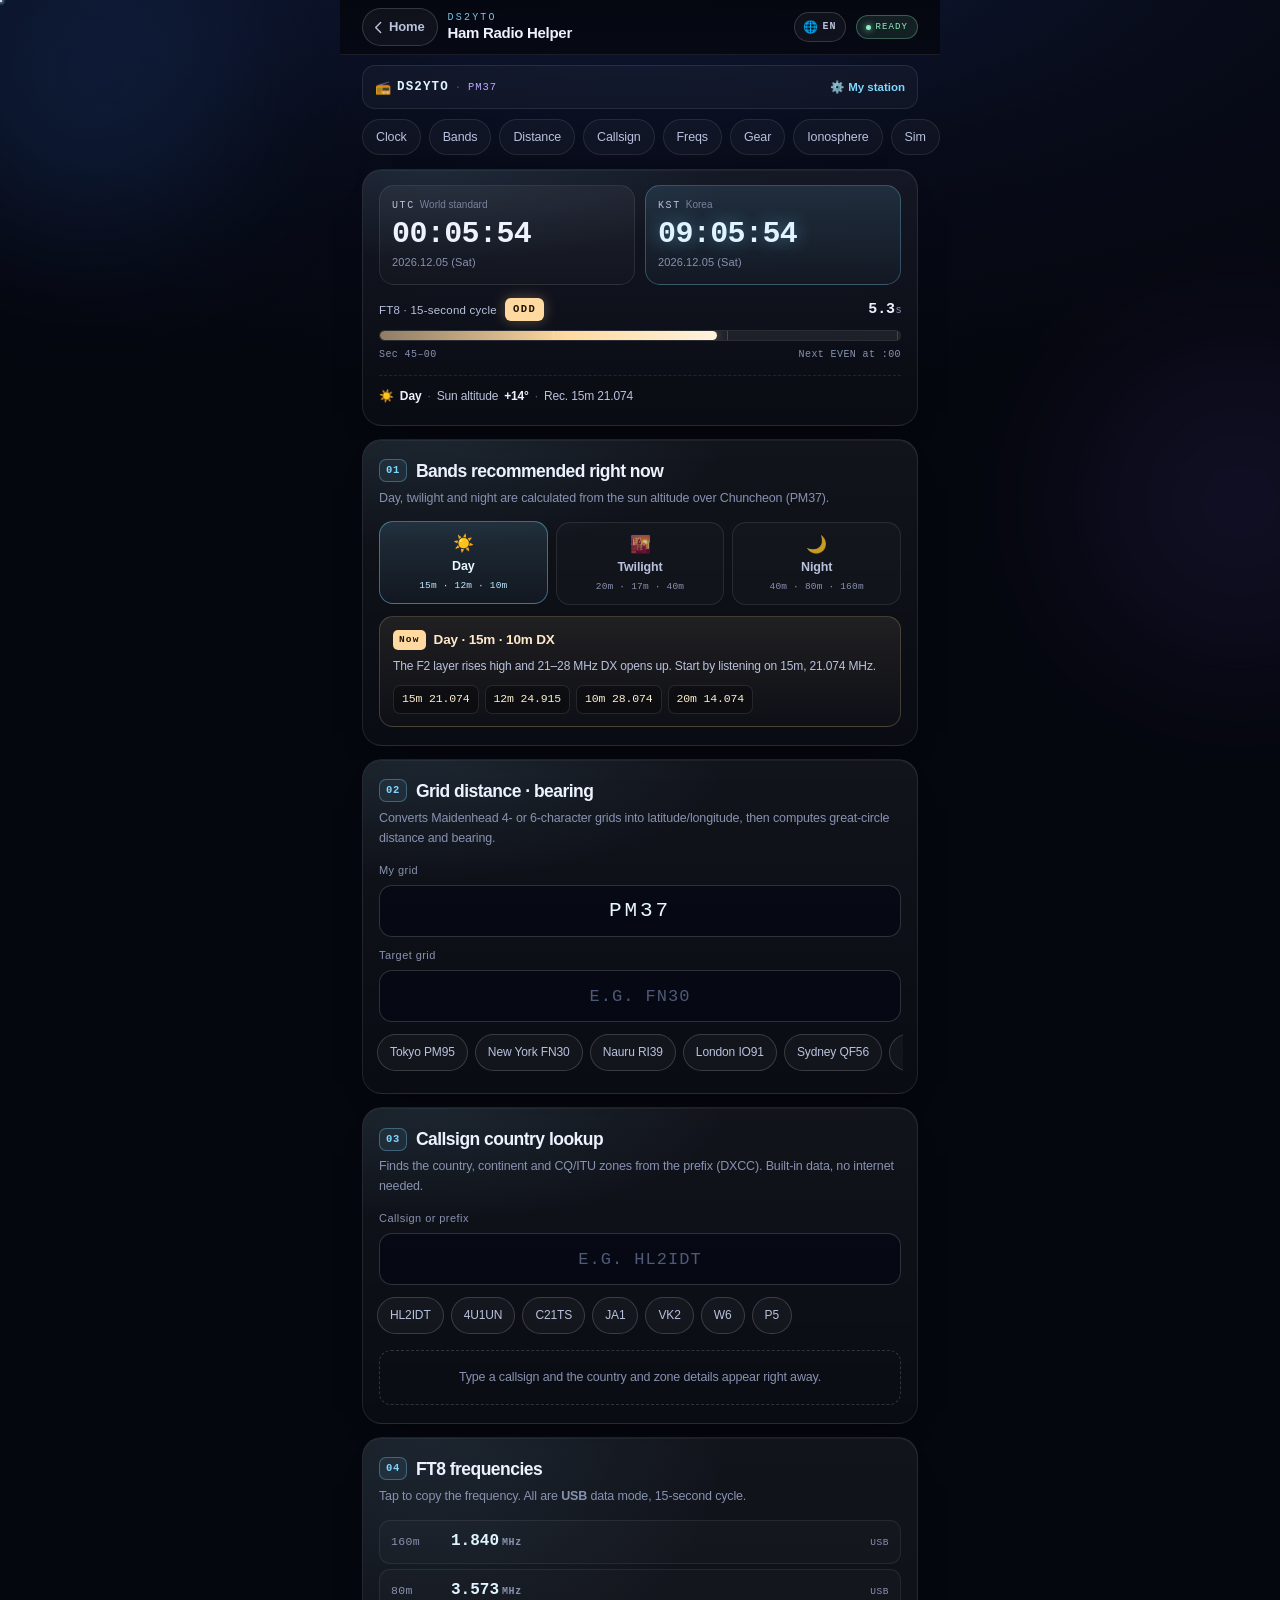
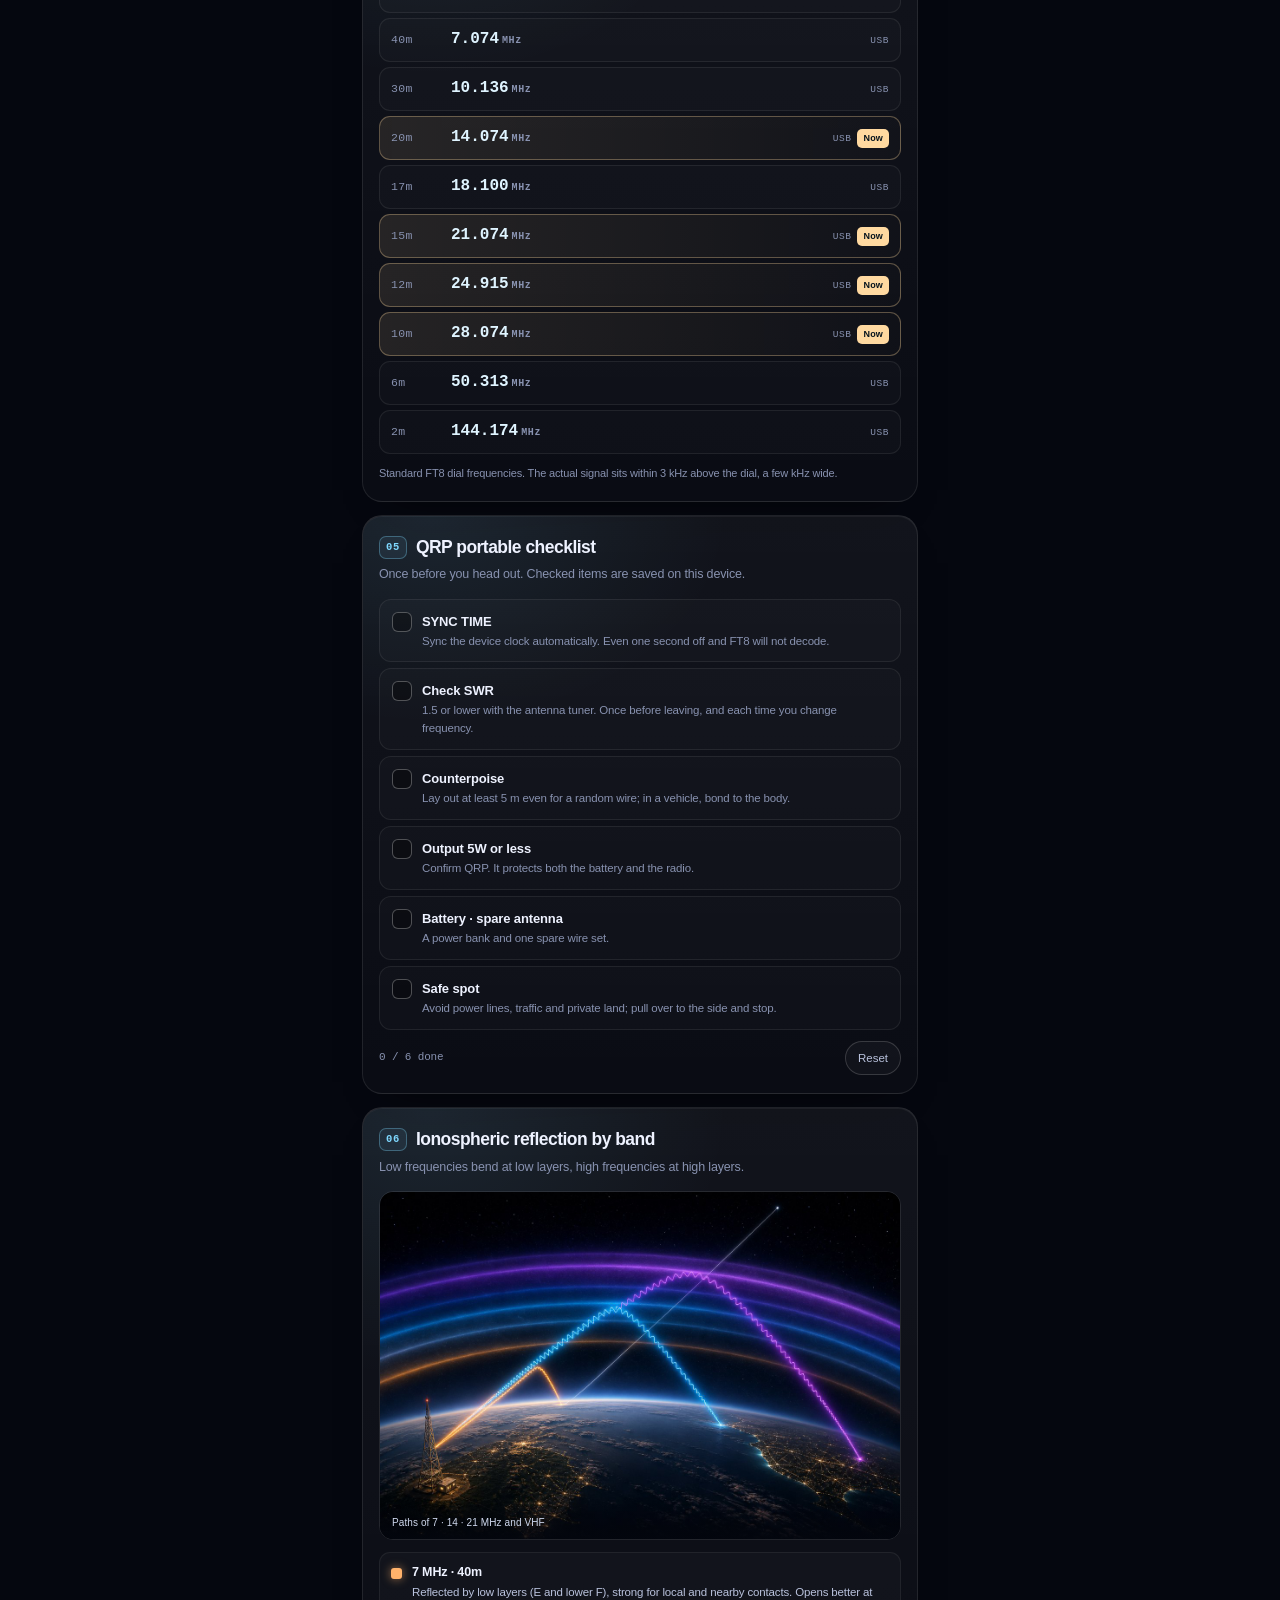
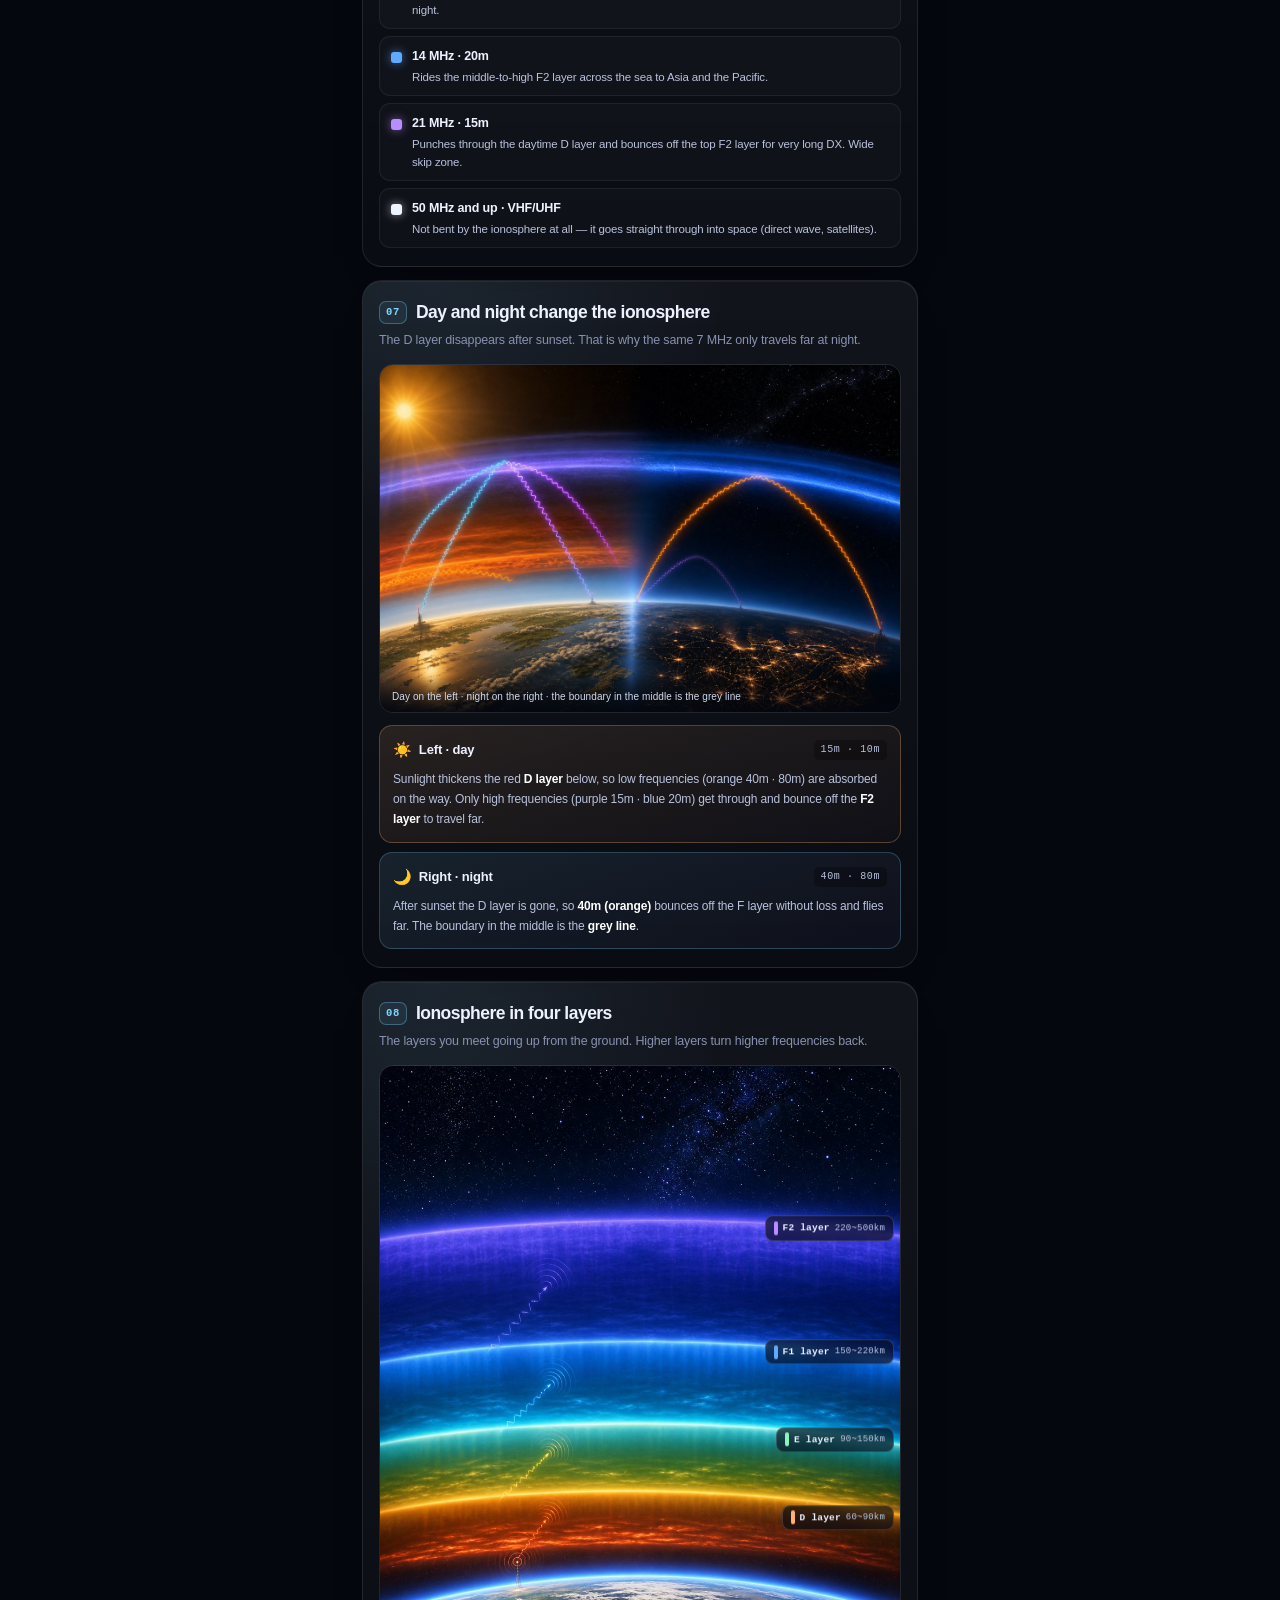
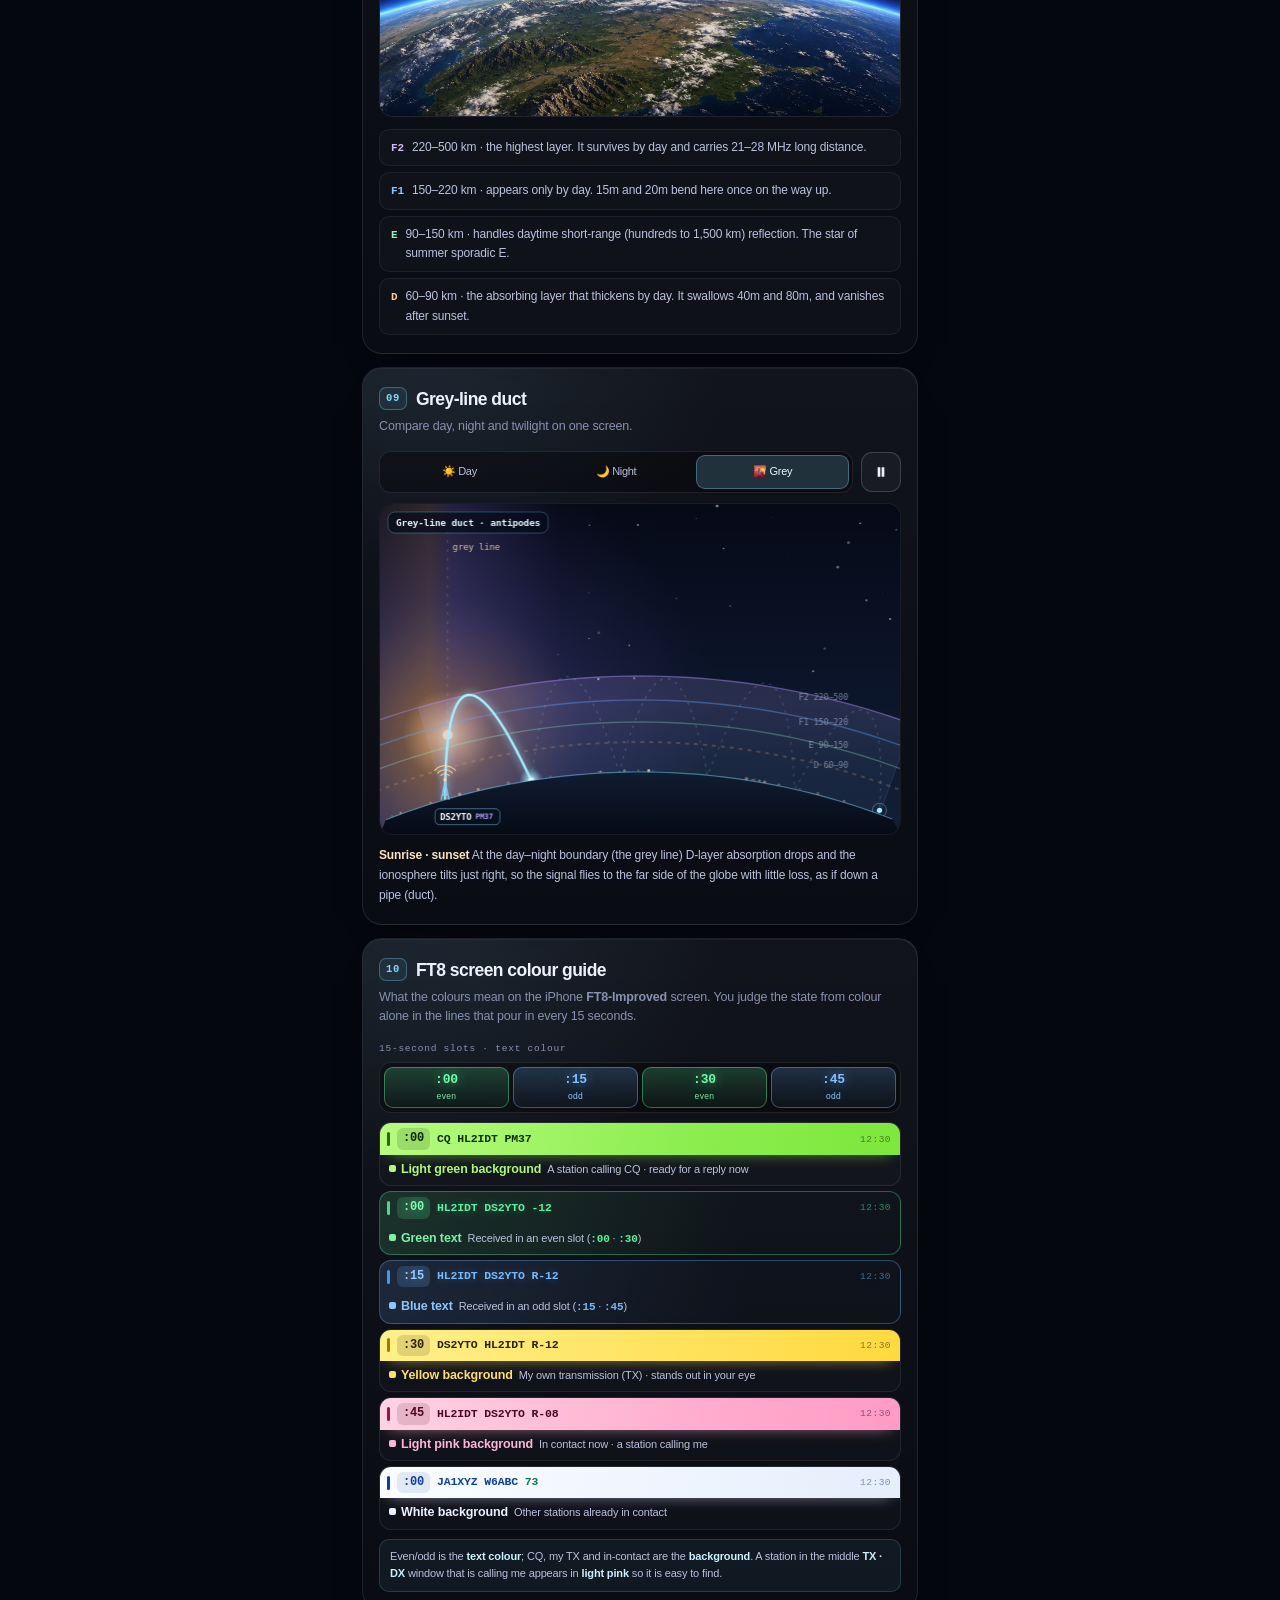
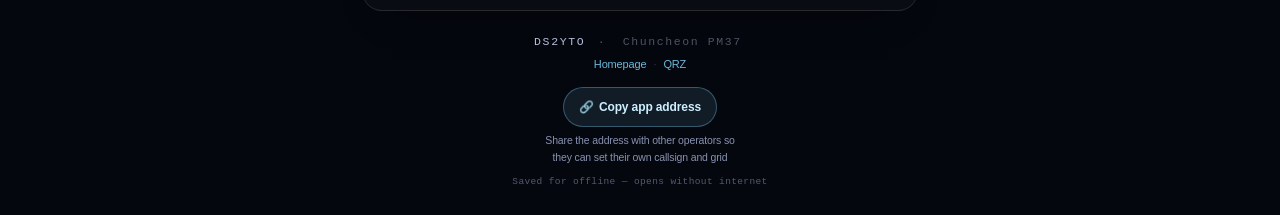
<file: ham-helper/index.html>
<!DOCTYPE html>
<html lang="ko">
<head>
<meta charset="utf-8">
<meta name="viewport" content="width=device-width, initial-scale=1, viewport-fit=cover">
<title>DS2YTO 햄 전파 도우미</title>
<meta name="description" content="UTC·KST 시계와 FT8 15초 타이머, 그리드 거리·방위각, 콜사인 국가 검색, FT8 주파수와 포터블 준비물 — 인터넷 없이도 열리는 DS2YTO 전파 도우미.">
<meta name="author" content="Seokhoon Jang">
<meta name="theme-color" content="#05070f">
<meta name="color-scheme" content="dark">
<meta name="apple-mobile-web-app-capable" content="yes">
<meta name="apple-mobile-web-app-title" content="햄 도우미">
<meta name="apple-mobile-web-app-status-bar-style" content="black-translucent">
<meta name="mobile-web-app-capable" content="yes">
<meta property="og:type" content="website">
<meta property="og:title" content="DS2YTO 햄 전파 도우미">
<meta property="og:description" content="UTC·KST 시계 · FT8 15초 타이머 · 그리드 거리·방위 · 콜사인 국가 검색 · 오프라인 동작">
<meta property="og:url" content="https://jangsh1015.github.io/ham-helper/">
<meta property="og:locale" content="ko_KR">
<link rel="manifest" href="manifest.json">
<link rel="icon" href="icon.svg" type="image/svg+xml">
<link rel="icon" href="icon-192.png" sizes="192x192" type="image/png">
<link rel="apple-touch-icon" href="apple-touch-icon.png">
<link rel="stylesheet" href="style.css?v=10">
</head>
<body>
<div class="sky" aria-hidden="true"><div class="stars" id="stars"></div><div class="glow glow-a"></div><div class="glow glow-b"></div></div>

<header class="hdr">
  <a class="back" href="https://jangsh1015.github.io/" aria-label="홈페이지로 돌아가기" data-i18n-aria="hdr.backAria">
    <svg viewBox="0 0 24 24" aria-hidden="true"><path d="M15 5l-7 7 7 7" fill="none" stroke="currentColor" stroke-width="2" stroke-linecap="round" stroke-linejoin="round"/></svg>
    <span data-i18n="hdr.home">홈</span>
  </a>
  <div class="brand">
    <span class="brand-k" id="brandCall">DS2YTO</span>
    <span class="brand-n" data-i18n="hdr.title">햄 전파 도우미</span>
  </div>
  <div class="lang" id="lang">
    <button type="button" class="lang-btn" id="lang-btn" aria-haspopup="listbox" aria-expanded="false" aria-label="언어 선택" data-i18n-aria="lang.aria">
      <span class="lang-globe" aria-hidden="true">🌐</span>
      <span class="lang-code" id="lang-code">KO</span>
    </button>
    <ul class="lang-menu" id="lang-menu" role="listbox" aria-label="언어 선택" data-i18n-aria="lang.aria" hidden>
      <li><button type="button" role="option" data-lang="ko" lang="ko" aria-selected="true">한국어</button></li>
      <li><button type="button" role="option" data-lang="en" lang="en" aria-selected="false">English</button></li>
      <li><button type="button" role="option" data-lang="ja" lang="ja" aria-selected="false">日本語</button></li>
      <li><button type="button" role="option" data-lang="zh" lang="zh-Hans" aria-selected="false">中文</button></li>
      <li><button type="button" role="option" data-lang="ru" lang="ru" aria-selected="false">Русский</button></li>
    </ul>
  </div>
  <span class="live" id="liveBadge"><i></i><em id="liveText">OFFLINE</em></span>
</header>

<!-- ── 내 국 (콜사인·그리드) ─────────────────── -->
<div class="me-bar">
  <button type="button" class="me-toggle" id="meBtn" aria-expanded="false" aria-controls="mePanel">
    <span class="me-dot" aria-hidden="true">📻</span>
    <b class="me-call" id="meCallTop">DS2YTO</b>
    <em class="me-grid" id="meGridTop">PM37</em>
    <span class="me-act"><span aria-hidden="true">⚙️</span> <span data-i18n="me.act">내 국 변경</span></span>
  </button>

  <div class="me-panel" id="mePanel" hidden>
    <div class="me-fields">
      <label class="me-f">
        <span data-i18n="me.callLab">내 콜사인</span>
        <input class="me-inp" id="meCall" type="text" maxlength="10" value="DS2YTO" placeholder="HL2IDT" autocomplete="off" autocapitalize="characters" spellcheck="false" aria-label="내 콜사인" data-i18n-aria="me.callAria" data-i18n-ph="call.ph">
      </label>
      <label class="me-f me-f-grid">
        <span data-i18n="me.gridLab">내 그리드</span>
        <input class="me-inp" id="meGrid" type="text" maxlength="6" value="PM37" placeholder="PM37" autocomplete="off" autocapitalize="characters" spellcheck="false" aria-label="내 그리드 로케이터" data-i18n-aria="me.gridAria">
      </label>
    </div>
    <div class="me-btns">
      <button type="button" class="me-save" id="meSave" data-i18n="me.save">저장</button>
      <button type="button" class="me-reset" id="meReset" data-i18n="me.reset">DS2YTO 기본값 복원</button>
    </div>
    <p class="me-hint" id="meHint" data-i18n="me.hint">이 기기에만 저장됩니다. 콜사인·그리드를 바꾸면 위 배지, 거리 계산 출발지, 그레이 라인 송신국이 함께 바뀝니다.</p>
  </div>
</div>

<nav class="jump" aria-label="바로가기" data-i18n-aria="nav.aria">
  <a href="#clock" data-i18n="nav.clock">시계</a>
  <a href="#band" data-i18n="nav.band">밴드</a>
  <a href="#grid" data-i18n="nav.grid">거리</a>
  <a href="#call" data-i18n="nav.call">콜사인</a>
  <a href="#freq" data-i18n="nav.freq">주파수</a>
  <a href="#pack" data-i18n="nav.pack">준비물</a>
  <a href="#iono" data-i18n="nav.iono">전리층</a>
  <a href="#sim" data-i18n="nav.sim">시뮬</a>
  <a href="#ft8color" data-i18n="nav.color">색상</a>
</nav>

<main>
  <!-- ── 시계 & FT8 ───────────────────────────── -->
  <section class="card clock" id="clock">
    <div class="clocks">
      <div class="clk">
        <div class="clk-lab" data-i18n="clock.utc">UTC <span>세계표준</span></div>
        <div class="clk-time" id="clkUtc">--:--:--</div>
        <div class="clk-date" id="clkUtcDate">—</div>
      </div>
      <div class="clk now">
        <div class="clk-lab" data-i18n="clock.kst">KST <span>한국</span></div>
        <div class="clk-time" id="clkKst">--:--:--</div>
        <div class="clk-date" id="clkKstDate">—</div>
      </div>
    </div>

    <div class="ft8">
      <div class="ft8-head">
        <span class="ft8-t" data-i18n="clock.ft8">FT8 · 15초 주기</span>
        <span class="slot" id="slotParity">EVEN</span>
        <span class="ft8-left"><b id="slotLeft">0.0</b><em data-i18n="clock.sec">초</em></span>
      </div>
      <div class="bar" role="progressbar" aria-label="현재 15초 구간 진행" data-i18n-aria="clock.barAria" aria-valuemin="0" aria-valuemax="15" aria-valuenow="0" id="slotBar">
        <div class="bar-fill" id="barFill"></div>
        <i class="tick t1"></i><i class="tick t2"></i><i class="tick t3"></i>
      </div>
      <div class="ft8-foot">
        <span id="slotRange">초 00–15</span>
        <span id="slotNext">다음 슬롯 ODD</span>
      </div>
    </div>

    <div class="phase-line">
      <span id="phaseIcon">☀️</span>
      <b id="phaseName">낮</b>
      <span class="dot">·</span>
      <span data-i18n="clock.sunAltLab">태양 고도</span>
      <b id="sunAlt">0°</b>
      <span class="dot">·</span>
      <span id="phaseNow">추천 20m</span>
    </div>
  </section>

  <!-- ── 추천 밴드 ────────────────────────────── -->
  <section class="card" id="band">
    <h2><span class="num">01</span><span data-i18n="band.title">지금 시간대 추천 밴드</span></h2>
    <p class="sub" id="bandSub">춘천(PM37) 하늘의 태양 고도로 낮·황혼·밤을 계산합니다.</p>

    <div class="phase-grid">
      <div class="phase" id="phDay">
        <span class="ph-ico">☀️</span>
        <b data-i18n="band.day">낮</b>
        <span class="ph-b">15m · 12m · 10m</span>
      </div>
      <div class="phase" id="phDusk">
        <span class="ph-ico">🌇</span>
        <b data-i18n="band.dusk">황혼</b>
        <span class="ph-b">20m · 17m · 40m</span>
      </div>
      <div class="phase" id="phNight">
        <span class="ph-ico">🌙</span>
        <b data-i18n="band.night">밤</b>
        <span class="ph-b">40m · 80m · 160m</span>
      </div>
    </div>

    <div class="rec">
      <div class="rec-head">
        <span class="rec-tag" id="recTag">지금</span>
        <span class="rec-title" id="recTitle">밤 · 40m가 주력</span>
      </div>
      <p class="rec-tip" id="recTip">D층이 사라져 7 MHz가 멀리 갑니다.</p>
      <div class="rec-freqs" id="recFreqs"></div>
    </div>
  </section>

  <!-- ── 그리드 거리·방위 ─────────────────────── -->
  <section class="card" id="grid">
    <h2><span class="num">02</span><span data-i18n="grid.title">그리드 거리 · 방위각</span></h2>
    <p class="sub" data-i18n="grid.sub">Maidenhead 4자리·6자리를 위경도로 바꿔 대권 거리와 방위를 계산합니다.</p>

    <label class="field">
      <span class="field-lab" data-i18n="grid.mine">내 그리드</span>
      <input id="gridMine" class="inp" type="text" value="PM37" maxlength="6" autocomplete="off" autocapitalize="characters" spellcheck="false" inputmode="text" aria-label="내 그리드 로케이터" data-i18n-aria="grid.mineAria">
    </label>

    <label class="field">
      <span class="field-lab" data-i18n="grid.target">상대 그리드</span>
      <input id="gridTarget" class="inp" type="text" placeholder="예: FN30" maxlength="6" autocomplete="off" autocapitalize="characters" spellcheck="false" inputmode="text" aria-label="상대 그리드 로케이터" data-i18n-aria="grid.targetAria" data-i18n-ph="grid.targetPh">
    </label>

    <div class="chips" id="gridPresets">
      <button type="button" class="chip" data-grid="PM95" data-i18n="grid.pTokyo">도쿄 PM95</button>
      <button type="button" class="chip" data-grid="FN30" data-i18n="grid.pNewYork">뉴욕 FN30</button>
      <button type="button" class="chip" data-grid="RI39" data-i18n="grid.pNauru">나우루 RI39</button>
      <button type="button" class="chip" data-grid="IO91" data-i18n="grid.pLondon">런던 IO91</button>
      <button type="button" class="chip" data-grid="QF56" data-i18n="grid.pSydney">시드니 QF56</button>
      <button type="button" class="chip" data-grid="BL11" data-i18n="grid.pHonolulu">호놀룰루 BL11</button>
      <button type="button" class="chip" data-grid="GG66" data-i18n="grid.pSaoPaulo">상파울루 GG66</button>
    </div>

    <div class="err" id="gridErr" hidden></div>

    <div class="grid-res" id="gridRes" hidden>
      <div class="dist">
        <span class="dist-num" id="distNum">0</span>
        <span class="dist-unit">km</span>
        <span class="dist-lab" data-i18n="grid.distLab">대권 직선거리</span>
      </div>

      <div class="compass-wrap">
        <svg class="compass" viewBox="0 0 200 200" role="img" aria-label="방위각 나침반" data-i18n-aria="grid.compassAria">
          <defs>
            <linearGradient id="needleGrad" x1="0" y1="1" x2="0" y2="0">
              <stop offset="0%" stop-color="#7fd8ff" stop-opacity=".15"/>
              <stop offset="100%" stop-color="#7fd8ff"/>
            </linearGradient>
          </defs>
          <circle cx="100" cy="100" r="88" class="c-ring"/>
          <circle cx="100" cy="100" r="60" class="c-ring2"/>
          <g class="c-ticks">
            <line x1="100" y1="14" x2="100" y2="26"/><line x1="100" y1="174" x2="100" y2="186"/>
            <line x1="14" y1="100" x2="26" y2="100"/><line x1="174" y1="100" x2="186" y2="100"/>
            <line x1="39" y1="39" x2="48" y2="48" class="diag"/><line x1="161" y1="39" x2="152" y2="48" class="diag"/>
            <line x1="39" y1="161" x2="48" y2="152" class="diag"/><line x1="161" y1="161" x2="152" y2="152" class="diag"/>
          </g>
          <text x="100" y="12" class="c-lab">N</text>
          <text x="100" y="196" class="c-lab">S</text>
          <text x="190" y="105" class="c-lab">E</text>
          <text x="10" y="105" class="c-lab">W</text>
          <g id="lpArrow" class="lp">
            <line x1="100" y1="100" x2="100" y2="30"/>
            <circle cx="100" cy="30" r="3"/>
          </g>
          <g id="spArrow" class="sp">
            <line x1="100" y1="100" x2="100" y2="26"/>
            <path d="M100 14 L108 34 L100 29 L92 34 Z"/>
          </g>
          <circle cx="100" cy="100" r="6" class="c-hub"/>
        </svg>
      </div>

      <div class="bearing">
        <div class="b-row">
          <span class="b-lab" data-i18n="grid.short">단거리</span>
          <span class="b-val" id="spDeg">0.0°</span>
          <span class="b-dir" id="spDir">북</span>
        </div>
        <div class="b-row lp-row">
          <span class="b-lab" data-i18n="grid.long">장거리</span>
          <span class="b-val" id="lpDeg">0.0°</span>
          <span class="b-dir" id="lpDir">남</span>
        </div>
      </div>
      <p class="grid-note" id="gridNote"></p>
    </div>
  </section>

  <!-- ── 콜사인 국가 검색 ─────────────────────── -->
  <section class="card" id="call">
    <h2><span class="num">03</span><span data-i18n="call.title">콜사인 국가 검색</span></h2>
    <p class="sub" data-i18n="call.sub">앞자리(DXCC 접두사)로 국가·대륙·CQ/ITU 존을 찾습니다. 인터넷 없이 내장 데이터로.</p>

    <label class="field">
      <span class="field-lab" data-i18n="call.label">콜사인 또는 앞자리</span>
      <input id="callIn" class="inp" type="text" placeholder="예: HL2IDT" maxlength="14" autocomplete="off" autocapitalize="characters" spellcheck="false" aria-label="콜사인 또는 접두사" data-i18n-aria="call.aria" data-i18n-ph="call.ph">
    </label>

    <div class="chips" id="callPresets">
      <button type="button" class="chip" data-call="HL2IDT">HL2IDT</button>
      <button type="button" class="chip" data-call="4U1UN">4U1UN</button>
      <button type="button" class="chip" data-call="C21TS">C21TS</button>
      <button type="button" class="chip" data-call="JA1">JA1</button>
      <button type="button" class="chip" data-call="VK2">VK2</button>
      <button type="button" class="chip" data-call="W6">W6</button>
      <button type="button" class="chip" data-call="P5">P5</button>
    </div>

    <div class="call-res" id="callRes">
      <div class="call-empty" id="callEmpty" data-i18n="call.empty">콜사인을 넣으면 국가·존 정보가 바로 나옵니다.</div>
      <div class="call-card" id="callCard" hidden>
        <div class="cc-top">
          <span class="cc-flag" id="ccFlag">🌐</span>
          <div>
            <div class="cc-name" id="ccName">—</div>
            <div class="cc-en" id="ccEn">—</div>
          </div>
        </div>
        <div class="cc-grid">
          <div class="cc-cell"><span data-i18n="call.cont">대륙</span><b id="ccCont">—</b></div>
          <div class="cc-cell"><span>CQ Zone</span><b id="ccCq">—</b></div>
          <div class="cc-cell"><span>ITU Zone</span><b id="ccItu">—</b></div>
          <div class="cc-cell"><span data-i18n="call.prefix">매칭 접두사</span><b id="ccPrefix">—</b></div>
        </div>
      </div>
      <div class="call-none" id="callNone" hidden>
        <b data-i18n="call.none">일치하는 접두사가 없습니다.</b>
        <span data-i18n="call.noneHint">앞 1~3자만 넣어 보세요. 예: <code>JA</code> · <code>VK</code> · <code>DL</code></span>
      </div>
    </div>
  </section>

  <!-- ── FT8 주파수 ───────────────────────────── -->
  <section class="card" id="freq">
    <h2><span class="num">04</span><span data-i18n="freq.title">FT8 주파수</span></h2>
    <p class="sub" data-i18n="freq.sub">누르면 주파수가 복사됩니다. 모두 <b>USB</b> 데이터 모드, 15초 주기.</p>
    <div class="freq-list" id="freqList"></div>
    <p class="freq-note" data-i18n="freq.note">표준 FT8 다이얼 주파수입니다. 실제 신호는 이 주파수 위 3 kHz 안에서 수 kHz 폭으로 모입니다.</p>
  </section>

  <!-- ── 포터블 준비물 ────────────────────────── -->
  <section class="card" id="pack">
    <h2><span class="num">05</span><span data-i18n="pack.title">QRP 포터블 체크리스트</span></h2>
    <p class="sub" data-i18n="pack.sub">나가기 전 한 번씩. 체크 상태는 이 기기에 저장됩니다.</p>
    <ul class="pack" id="packList"></ul>
    <div class="pack-foot">
      <span id="packCount">0 / 6 완료</span>
      <button type="button" class="mini" id="packReset" data-i18n="pack.reset">초기화</button>
    </div>
  </section>

  <!-- ── 전리층 ──────────────────────────────── -->
  <section class="card" id="iono">
    <h2><span class="num">06</span><span data-i18n="iono.title">주파수별 전리층 반사</span></h2>
    <p class="sub" data-i18n="iono.sub">낮은 주파수는 낮은 층에서, 높은 주파수는 높은 층에서 꺾입니다.</p>

    <figure class="fig">
      <img src="ionosphere.jpg" alt="전리층 반사 그림: 주황은 40m, 파랑은 20m, 보라는 15m, 흰색은 VHF가 우주로 직진하는 모습" data-i18n-alt="iono.alt" width="1200" height="800" loading="lazy" decoding="async">
      <figcaption data-i18n="iono.cap">7 · 14 · 21 MHz와 VHF의 이동 경로</figcaption>
    </figure>

    <ul class="legend">
      <li class="lg o"><i></i><div><b>7 MHz · 40m</b><span data-i18n="iono.l40d">낮은 층(E·하부 F층)에 반사돼 국내·근거리 교신에 강함. 밤에 더 잘 열림</span></div></li>
      <li class="lg b"><i></i><div><b>14 MHz · 20m</b><span data-i18n="iono.l20d">중간~높은 F2층을 타고 바다를 건너 아시아·태평양으로 뻗음</span></div></li>
      <li class="lg p"><i></i><div><b>21 MHz · 15m</b><span data-i18n="iono.l15d">낮 햇빛 아래 D층을 뚫고 최고층 F2에서 튕겨 초장거리(DX) 도달. 스킵 존이 넓음</span></div></li>
      <li class="lg w"><i></i><div><b data-i18n="iono.lvht">50 MHz 이상 · VHF/UHF</b><span data-i18n="iono.lvhd">전리층에 꺾이지 않고 그대로 뚫고 우주로 직진 (직접파·위성용)</span></div></li>
    </ul>
  </section>

  <!-- ── 낮과 밤 ─────────────────────────────── -->
  <section class="card" id="daynight">
    <h2><span class="num">07</span><span data-i18n="dn.title">낮과 밤, 전리층이 달라진다</span></h2>
    <p class="sub" data-i18n="dn.sub">해가 지면 D층이 사라집니다. 같은 7 MHz가 밤에만 멀리 가는 이유입니다.</p>

    <figure class="fig">
      <img src="ionosphere-daynight.jpg" alt="낮과 밤 전리층 비교: 낮에는 D층이 두꺼워 낮은 주파수가 흡수되고, 밤에는 40m가 F층에서 멀리 반사됨" data-i18n-alt="dn.alt" width="1200" height="800" loading="lazy" decoding="async">
      <figcaption data-i18n="dn.cap">왼쪽 낮 · 오른쪽 밤 · 가운데 경계선이 그레이 라인</figcaption>
    </figure>

    <div class="dn">
      <div class="dn-card day">
        <div class="dn-top"><span>☀️</span><b data-i18n="dn.dayTitle">왼쪽 · 낮</b><em>15m · 10m</em></div>
        <p data-i18n="dn.dayText">햇빛으로 아래쪽 붉은 <b>D층</b>이 두꺼워져 낮은 주파수(주황 40m·80m)는 중간에 흡수됩니다. 높은 주파수(보라 15m·파랑 20m)만 뚫고 올라가 <b>F2층</b>에 튕겨 멀리 갑니다.</p>
      </div>
      <div class="dn-card night">
        <div class="dn-top"><span>🌙</span><b data-i18n="dn.nightTitle">오른쪽 · 밤</b><em>40m · 80m</em></div>
        <p data-i18n="dn.nightText">해가 지면 D층이 사라져 <b>40m(주황)</b>가 방해 없이 F층에 튕겨 쭉쭉 멀리 날아갑니다. 가운데 경계선이 바로 <b>그레이 라인</b>.</p>
      </div>
    </div>
  </section>

  <!-- ── 전리층 4층 단면 ─────────────────────── -->
  <section class="card" id="layers">
    <h2><span class="num">08</span><span data-i18n="layers.title">전리층 4층 단면</span></h2>
    <p class="sub" data-i18n="layers.sub">지표에서 올라가며 만나는 층. 높은 층일수록 높은 주파수를 되돌려 보냅니다.</p>

    <div class="layers">
      <img src="ionosphere-layers.jpg" alt="지구에서 올라가며 D층·E층·F1층·F2층을 지나는 전파의 단면" data-i18n-alt="layers.alt" width="900" height="1125" loading="lazy" decoding="async">
      <span class="ltag lt-f2"><b data-i18n="layers.tF2">F2층</b><em>220~500km</em></span>
      <span class="ltag lt-f1"><b data-i18n="layers.tF1">F1층</b><em>150~220km</em></span>
      <span class="ltag lt-e"><b data-i18n="layers.tE">E층</b><em>90~150km</em></span>
      <span class="ltag lt-d"><b data-i18n="layers.tD">D층</b><em>60~90km</em></span>
    </div>

    <ul class="layer-notes">
      <li class="f2"><b>F2</b><span data-i18n="layers.f2">220~500 km · 가장 높은 층. 낮에도 남아 있어 21~28 MHz 장거리를 실어 나릅니다.</span></li>
      <li class="f1"><b>F1</b><span data-i18n="layers.f1">150~220 km · 낮에만 생깁니다. 15m·20m가 여기서 한 번 꺾여 올라갑니다.</span></li>
      <li class="e"><b>E</b><span data-i18n="layers.e">90~150 km · 낮 시간대 근거리(수백~1,500 km) 반사를 맡습니다. 여름 스포라딕 E의 주인공.</span></li>
      <li class="d"><b>D</b><span data-i18n="layers.d">60~90 km · 낮에만 두꺼워지는 흡수층. 40m·80m를 먹어 버리고, 해가 지면 사라집니다.</span></li>
    </ul>
  </section>

  <!-- ── 그레이 라인 시뮬레이터 ───────────────── -->
  <section class="card" id="sim">
    <h2><span class="num">09</span><span data-i18n="sim.title">그레이 라인 도파관</span></h2>
    <p class="sub" data-i18n="sim.sub">낮·밤·황혼 세 경우를 한 화면에서 견줘 봅니다.</p>

    <div class="sim-top">
      <div class="seg" id="simModes" role="group" aria-label="전파 환경 선택">
        <button type="button" data-mode="day" data-i18n="sim.day">☀️ 주간</button>
        <button type="button" data-mode="night" data-i18n="sim.night">🌙 야간</button>
        <button type="button" data-mode="grey" class="on" data-i18n="sim.grey">🌇 그레이</button>
      </div>
      <button type="button" class="play" id="playBtn" aria-label="일시정지">
        <svg viewBox="0 0 24 24" aria-hidden="true"><path d="M7 5h4v14H7zM13 5h4v14h-4z"/></svg>
      </button>
    </div>

    <div class="sim-stage" id="simStage">
      <canvas id="simCanvas" width="720" height="580" role="img" aria-label="전리층과 지표 사이를 튕기며 나아가는 전파 애니메이션" data-i18n-aria="sim.canvasAria"></canvas>
    </div>

    <p class="sim-cap" data-i18n="sim.cap"><b>해 뜰 녘·해 질 녘</b> 낮과 밤의 경계선(그레이 라인)에서는 D층 흡수는 줄고 전리층 경사가 맞물려, 전파가 파이프(도파관)를 타듯 적은 손실로 지구 반대편까지 날아갑니다.</p>
  </section>

  <!-- ── FT8 화면 색상 기준 ─────────────────────── -->
  <section class="card" id="ft8color">
    <h2><span class="num">10</span><span data-i18n="fx.title">FT8 화면 색상 기준</span></h2>
    <p class="sub" data-i18n="fx.sub">아이폰 <b>FT8-Improved</b> 화면에서 색이 뜻하는 것. 15초마다 쏟아지는 줄에서 색만 보고 상태를 가려냅니다.</p>

    <div class="fx-strip-lab" data-i18n="fx.stripLab">15초 슬롯 · 글씨 색</div>
    <div class="fx-strip" role="group" aria-label="15초 슬롯별 글씨 색 순서" data-i18n-aria="fx.stripAria">
      <span class="ev"><b>:00</b><em data-i18n="fx.even">짝수</em></span>
      <span class="od"><b>:15</b><em data-i18n="fx.odd">홀수</em></span>
      <span class="ev"><b>:30</b><em data-i18n="fx.even">짝수</em></span>
      <span class="od"><b>:45</b><em data-i18n="fx.odd">홀수</em></span>
    </div>

    <div class="fx" role="list">
      <div class="fx-item cq" role="listitem">
        <div class="fx-prev"><i class="fx-bar" aria-hidden="true"></i><b class="fx-slot">:00</b><span class="fx-m">CQ HL2IDT PM37</span><span class="fx-t">12:30</span></div>
        <div class="fx-lab"><b data-i18n="fx.cqT">연두색 바탕</b><span data-i18n="fx.cqD">CQ를 부르는 국 · 지금 응답 가능</span></div>
      </div>
      <div class="fx-item ev" role="listitem">
        <div class="fx-prev"><i class="fx-bar" aria-hidden="true"></i><b class="fx-slot">:00</b><span class="fx-m">HL2IDT DS2YTO -12</span><span class="fx-t">12:30</span></div>
        <div class="fx-lab"><b data-i18n="fx.evT">초록색 글씨</b><span data-i18n="fx.evD">짝수 슬롯(<em class="fx-tm">:00</em> · <em class="fx-tm">:30</em>)에 잡힌 수신</span></div>
      </div>
      <div class="fx-item od" role="listitem">
        <div class="fx-prev"><i class="fx-bar" aria-hidden="true"></i><b class="fx-slot">:15</b><span class="fx-m">HL2IDT DS2YTO R-12</span><span class="fx-t">12:30</span></div>
        <div class="fx-lab"><b data-i18n="fx.odT">파란색 글씨</b><span data-i18n="fx.odD">홀수 슬롯(<em class="fx-tm od">:15</em> · <em class="fx-tm od">:45</em>)에 잡힌 수신</span></div>
      </div>
      <div class="fx-item tx" role="listitem">
        <div class="fx-prev"><i class="fx-bar" aria-hidden="true"></i><b class="fx-slot">:30</b><span class="fx-m">DS2YTO HL2IDT R-12</span><span class="fx-t">12:30</span></div>
        <div class="fx-lab"><b data-i18n="fx.txT">노란색 바탕</b><span data-i18n="fx.txD">내가 보낸 송신(TX) · 내 줄만 눈에 걸림</span></div>
      </div>
      <div class="fx-item pk" role="listitem">
        <div class="fx-prev"><i class="fx-bar" aria-hidden="true"></i><b class="fx-slot">:45</b><span class="fx-m">HL2IDT DS2YTO R-08</span><span class="fx-t">12:30</span></div>
        <div class="fx-lab"><b data-i18n="fx.pkT">연분홍색 바탕</b><span data-i18n="fx.pkD">지금 교신 중 · 나를 부르는 국</span></div>
      </div>
      <div class="fx-item qso" role="listitem">
        <div class="fx-prev"><i class="fx-bar" aria-hidden="true"></i><b class="fx-slot">:00</b><span class="fx-m">JA1XYZ W6ABC <em class="fx-g">73</em></span><span class="fx-t">12:30</span></div>
        <div class="fx-lab"><b data-i18n="fx.qsoT">하얀색 바탕</b><span data-i18n="fx.qsoD">다른 국끼리 이미 교신 중</span></div>
      </div>
    </div>

    <p class="fx-note" data-i18n="fx.note">짝수·홀수는 <b>글씨 색</b>, CQ·내 송신·교신 중은 <b>바탕색</b>입니다. 가운데 <b>TX · DX</b> 창에 잡힌 상대와 나를 부르는 국은 <b>연분홍</b>으로 떠 바로 찾을 수 있습니다.</p>
  </section>
</main>

<footer>
  <div class="foot-brand">DS2YTO <span>·</span> <span data-i18n="foot.place">춘천 PM37</span></div>
  <div class="foot-links">
    <a href="https://jangsh1015.github.io/" data-i18n="foot.home">홈페이지</a>
    <span>·</span>
    <a href="https://www.qrz.com/db/DS2YTO">QRZ</a>
  </div>
  <div class="foot-share">
    <button type="button" class="share-btn" id="shareBtn" data-i18n="foot.share"><span aria-hidden="true">🔗</span> 앱 주소 복사하기</button>
    <p class="share-note" data-i18n="foot.shareNote">다른 국장님께 주소를 공유하면 각자 콜사인·그리드를 바꿔 쓰실 수 있습니다</p>
  </div>
  <div class="foot-note" id="swNote" data-i18n="sw.pending">오프라인 저장 준비 중…</div>
</footer>

<div class="toast" id="toast" role="status" aria-live="polite"></div>
<script src="i18n-data.js"></script>
<script src="i18n.js"></script>
<script src="app.js?v=10"></script>
</body>
</html>
</file>
<file: cw-trainer/style.css>
/* ── DS2YTO 모르스 부호(CW) 연습기 ───────────────────────────── */

:root{
  --bg:#05070f;
  --bg2:#080d1c;
  --ink:#eef2ff;
  --soft:#b9c2dd;
  --dim:#8892b0;
  --line:rgba(255,255,255,.09);
  --line2:rgba(255,255,255,.16);
  --glass:rgba(255,255,255,.045);
  --glass2:rgba(255,255,255,.075);
  --cyan:#7fd8ff;
  --violet:#b9a8ff;
  --gold:#ffd9a0;
  --amber:#ffb26b;
  --green:#8ff0c0;
  --red:#ff8f8f;
  --r:20px;
  --mono:ui-monospace,"SF Mono",SFMono-Regular,Menlo,Consolas,"Noto Sans Mono CJK KR",monospace;
  --sans:-apple-system,BlinkMacSystemFont,"Apple SD Gothic Neo","Pretendard Variable",Pretendard,"Malgun Gothic","Segoe UI",Roboto,sans-serif;
  --pad:12px;
  --nav-h:62px;
}

*,*::before,*::after{box-sizing:border-box}
html{-webkit-text-size-adjust:100%;scroll-behavior:smooth}
body{
  margin:0;
  background:var(--bg);
  color:var(--ink);
  font-family:var(--sans);
  font-size:15px;
  line-height:1.6;
  letter-spacing:-.01em;
  word-break:keep-all;
  overflow-wrap:break-word;
  -webkit-font-smoothing:antialiased;
  overflow-x:hidden;
  padding-bottom:calc(var(--nav-h) + env(safe-area-inset-bottom) + 14px);
  -webkit-tap-highlight-color:transparent;
}
img{max-width:100%;display:block}
a{color:inherit;text-decoration:none}
button{font:inherit;color:inherit;background:none;border:0;cursor:pointer}
input,textarea{font:inherit;color:inherit}
::selection{background:rgba(127,216,255,.28)}
:focus-visible{outline:2px solid var(--cyan);outline-offset:3px}
[hidden]{display:none!important}
.mono{font-family:var(--mono)}
.sr-only{position:absolute;width:1px;height:1px;padding:0;margin:-1px;overflow:hidden;clip:rect(0 0 0 0);white-space:nowrap;border:0}

/* ── 배경 ─────────────────────────────────────────── */
.sky{position:fixed;inset:0;z-index:-1;overflow:hidden;
  background:
    radial-gradient(120% 70% at 50% -8%,#101a3a 0%,rgba(9,13,30,.6) 40%,var(--bg) 74%),
    linear-gradient(180deg,#060912 0%,#05070f 50%,#070b18 100%);
}
.stars,.stars i{position:absolute;display:block;border-radius:50%;background:#fff}
.stars i{box-shadow:0 0 4px rgba(200,226,255,.6);animation:tw 4s ease-in-out infinite}
@keyframes tw{0%,100%{opacity:.22}50%{opacity:.85}}
.glow{position:absolute;width:320px;height:320px;border-radius:50%;filter:blur(70px);opacity:.3}
.glow-a{top:-90px;left:-70px;background:#1d3f7a}
.glow-b{top:38%;right:-120px;background:#3a2b6b;opacity:.22}

/* ── 헤더 ─────────────────────────────────────────── */
.hdr{
  position:sticky;top:0;z-index:30;
  display:flex;align-items:center;gap:9px;
  padding:calc(8px + env(safe-area-inset-top)) var(--pad) 8px;
  background:linear-gradient(180deg,rgba(5,7,15,.96),rgba(5,7,15,.8));
  backdrop-filter:blur(14px);-webkit-backdrop-filter:blur(14px);
  border-bottom:1px solid var(--line);
}
.back{
  display:inline-flex;align-items:center;gap:1px;
  height:36px;padding:0 11px 0 6px;border-radius:999px;
  border:1px solid var(--line2);background:var(--glass);
  font-size:12.5px;font-weight:600;color:var(--soft);
  flex:0 0 auto;
}
.back svg{width:16px;height:16px}
.back:active{transform:scale(.97);background:var(--glass2)}
.brand{display:flex;flex-direction:column;line-height:1.16;min-width:0;flex:1}
.brand-k{font-family:var(--mono);font-size:9.5px;letter-spacing:.22em;color:var(--cyan);opacity:.9}
.brand-n{font-size:14px;font-weight:750;letter-spacing:-.02em;white-space:nowrap;overflow:hidden;text-overflow:ellipsis}
.live{
  display:inline-flex;align-items:center;gap:5px;flex:0 0 auto;
  height:24px;padding:0 8px;border-radius:999px;
  background:rgba(143,240,192,.1);border:1px solid rgba(143,240,192,.3);
  font-family:var(--mono);font-size:8.5px;letter-spacing:.1em;color:var(--green);
}
.live i{width:5px;height:5px;border-radius:50%;background:var(--green);box-shadow:0 0 6px var(--green)}
.live em{font-style:normal}
.live.off{background:rgba(255,255,255,.05);border-color:var(--line);color:var(--dim)}
.live.off i{background:var(--dim);box-shadow:none}
.live.off em{letter-spacing:.08em}

/* ── 공용 컨트롤 ──────────────────────────────────── */
.ctrl{
  margin:10px var(--pad) 0;
  padding:10px 12px 11px;border-radius:16px;
  border:1px solid var(--line);
  background:linear-gradient(180deg,rgba(255,255,255,.055),rgba(255,255,255,.018));
  box-shadow:0 10px 30px -22px #000 inset;
}
.ctl{margin-bottom:7px}
.ctl-top{display:flex;align-items:baseline;justify-content:space-between;gap:8px}
.ctl-lab{font-size:11.5px;font-weight:650;color:var(--soft);letter-spacing:.01em}
.ctl-lab span{font-size:9.5px;font-weight:500;color:var(--dim);margin-left:3px;letter-spacing:.04em}
.ctl-val{font-family:var(--mono);display:flex;align-items:baseline;gap:3px}
.ctl-val b{font-size:15px;font-weight:700;color:var(--cyan);letter-spacing:.01em}
.ctl-val em{font-style:normal;font-size:9px;letter-spacing:.1em;color:var(--dim)}

.rng{
  -webkit-appearance:none;appearance:none;
  width:100%;height:22px;margin:1px 0 0;padding:0;background:transparent;
}
.rng::-webkit-slider-runnable-track{
  height:4px;border-radius:99px;
  background:linear-gradient(90deg,rgba(127,216,255,.85) 0%,rgba(127,216,255,.85) var(--p,50%),rgba(255,255,255,.12) var(--p,50%),rgba(255,255,255,.12) 100%);
}
.rng::-webkit-slider-thumb{
  -webkit-appearance:none;appearance:none;
  width:22px;height:22px;margin-top:-9px;border-radius:50%;
  background:radial-gradient(circle at 38% 34%,#e7faff,#7fd8ff 58%,#3a9bc4 100%);
  border:1px solid rgba(255,255,255,.5);
  box-shadow:0 0 12px rgba(127,216,255,.55),0 2px 6px rgba(0,0,0,.5);
}
.rng::-moz-range-track{height:4px;border-radius:99px;background:rgba(255,255,255,.14)}
.rng::-moz-range-progress{height:4px;border-radius:99px;background:var(--cyan)}
.rng::-moz-range-thumb{width:20px;height:20px;border-radius:50%;background:#7fd8ff;border:1px solid #fff}

.chips{display:flex;gap:7px;margin-top:3px}
.chip{
  flex:1;min-height:38px;display:flex;align-items:center;justify-content:space-between;gap:5px;
  padding:0 10px;border-radius:11px;
  border:1px solid var(--line2);background:rgba(255,255,255,.03);
  text-align:left;transition:border-color .18s,background .18s;
}
.chip .chip-t{font-size:11.5px;font-weight:600;color:var(--soft);white-space:nowrap;overflow:hidden;text-overflow:ellipsis}
.chip em{font-style:normal;font-family:var(--mono);font-size:9px;letter-spacing:.05em;color:var(--dim);flex:0 0 auto}
.chip[aria-pressed="true"]{border-color:rgba(143,240,192,.42);background:linear-gradient(180deg,rgba(143,240,192,.16),rgba(143,240,192,.05))}
.chip[aria-pressed="true"] .chip-t{color:#d9ffee}
.chip[aria-pressed="true"] em{color:var(--green)}

.fw-sub{
  margin-top:8px;padding:9px 10px 6px;border-radius:12px;
  border:1px dashed rgba(127,216,255,.28);
  background:rgba(127,216,255,.05);
  animation:fwIn .2s ease-out;
}
@keyframes fwIn{from{opacity:0;transform:translateY(-4px)}to{opacity:1;transform:none}}
.hint{margin:5px 0 0;font-size:11px;line-height:1.55;color:var(--dim)}
.hint b{color:var(--soft);font-weight:650}
.hint.center{text-align:center;margin:9px 2px 0}

/* ── 탭 (하단 고정) ───────────────────────────────── */
.tabs{
  position:fixed;left:0;right:0;bottom:0;z-index:40;
  display:grid;grid-template-columns:repeat(4,1fr);gap:2px;
  padding:5px 6px calc(5px + env(safe-area-inset-bottom));
  background:linear-gradient(180deg,rgba(6,10,22,.82),rgba(5,7,15,.97));
  backdrop-filter:blur(16px);-webkit-backdrop-filter:blur(16px);
  border-top:1px solid var(--line);
}
.tab{
  position:relative;min-width:0;
  display:flex;flex-direction:column;align-items:center;justify-content:center;gap:2px;
  min-height:var(--nav-h);border-radius:13px;
  font-size:10px;font-weight:600;letter-spacing:-.02em;color:var(--dim);
  transition:color .18s,background .18s;
}
.tab .ico{font-size:15px;line-height:1;filter:grayscale(.75) opacity(.75);transition:filter .18s,transform .18s}
.tab.on{color:#e9f8ff;background:linear-gradient(180deg,rgba(127,216,255,.16),rgba(127,216,255,.04))}
.tab.on .ico{filter:none;transform:translateY(-1px)}
.tab.on::after{content:"";position:absolute;left:50%;transform:translateX(-50%);bottom:5px;width:16px;height:2px;border-radius:2px;background:var(--cyan);box-shadow:0 0 8px var(--cyan)}

/* ── 패널/카드 ────────────────────────────────────── */
main{padding:10px var(--pad) 4px}
.pane{display:none;animation:paneIn .22s ease-out}
.pane.on{display:block}
@keyframes paneIn{from{opacity:0;transform:translateY(6px)}to{opacity:1;transform:none}}
.card{
  padding:12px;border-radius:var(--r);
  border:1px solid var(--line);
  background:linear-gradient(180deg,rgba(255,255,255,.055),rgba(255,255,255,.012));
  box-shadow:0 24px 50px -34px rgba(0,0,0,.9);
}
.card-h{display:flex;align-items:center;justify-content:space-between;gap:8px;margin-bottom:10px}
.card-h h2{margin:0;font-size:15.5px;font-weight:750;letter-spacing:-.025em}
.tag{
  display:inline-flex;align-items:center;gap:5px;
  height:22px;padding:0 8px;border-radius:999px;
  font-family:var(--mono);font-size:9px;letter-spacing:.12em;
  color:var(--dim);border:1px solid var(--line);background:rgba(255,255,255,.03);
}
.tag i{width:5px;height:5px;border-radius:50%;background:var(--dim)}
.tag.on{color:var(--amber);border-color:rgba(255,178,107,.4);background:rgba(255,178,107,.1)}
.tag.on i{background:var(--amber);box-shadow:0 0 7px var(--amber)}
.tag.soft{color:var(--cyan);border-color:rgba(127,216,255,.3);background:rgba(127,216,255,.08)}

/* ── 스코프 ───────────────────────────────────────── */
.scope{
  position:relative;margin:0 0 9px;border-radius:13px;overflow:hidden;
  border:1px solid rgba(127,216,255,.2);
  background:radial-gradient(120% 100% at 50% 0%,rgba(16,30,58,.9),rgba(4,7,16,.95));
}
.scope canvas{display:block;width:100%;height:66px}
.scope-hud{
  position:absolute;left:9px;right:9px;top:6px;
  display:flex;justify-content:space-between;
  font-family:var(--mono);font-size:8.5px;letter-spacing:.1em;color:rgba(200,226,255,.55);
  pointer-events:none;
}
.scope-lab{
  position:absolute;right:9px;bottom:5px;
  font-family:var(--mono);font-size:8px;letter-spacing:.16em;color:rgba(127,216,255,.4);
  pointer-events:none;transition:color .15s;
}
.scope-lab.hot{color:rgba(255,178,107,.95);text-shadow:0 0 10px rgba(255,178,107,.5)}

/* ── 입력 · 프리셋 · 재생 ─────────────────────────── */
#txText{
  width:100%;min-height:58px;resize:vertical;
  padding:9px 11px;border-radius:12px;
  border:1px solid var(--line2);background:rgba(4,8,18,.6);
  font-family:var(--mono);font-size:14px;line-height:1.5;letter-spacing:.06em;
  color:#e6f7ff;text-transform:uppercase;
}
#txText:focus{border-color:rgba(127,216,255,.55);outline:none;box-shadow:0 0 0 3px rgba(127,216,255,.12)}
.presets{display:flex;flex-wrap:wrap;gap:6px;margin:8px 0 9px;padding:0}
.preset{
  flex:0 1 auto;max-width:100%;
  padding:8px 11px;border-radius:9px;
  border:1px solid var(--line);background:rgba(255,255,255,.03);
  font-family:var(--mono);font-size:10.5px;letter-spacing:.04em;color:var(--soft);
  white-space:nowrap;
}
.preset:active{background:rgba(127,216,255,.14);border-color:rgba(127,216,255,.45);color:#e9f8ff}

.play-row{display:flex;gap:7px;align-items:stretch}
.btn{
  display:inline-flex;align-items:center;justify-content:center;gap:6px;
  min-height:46px;padding:0 16px;border-radius:12px;
  font-size:13.5px;font-weight:700;letter-spacing:-.01em;
  border:1px solid var(--line2);background:var(--glass);color:var(--soft);
  transition:transform .12s,background .18s,border-color .18s;
}
.btn:active{transform:scale(.985)}
.btn.primary{
  flex:1;color:#021019;
  background:linear-gradient(180deg,#bdefff,#6fd0f6 55%,#4aa9d4);
  border-color:rgba(255,255,255,.55);
  box-shadow:0 8px 22px -10px rgba(127,216,255,.7);
}
.btn.primary b{font-size:14px}
.btn.primary.tx{background:linear-gradient(180deg,#ffd9a8,#ffb26b 60%,#e08b45);color:#221000;box-shadow:0 8px 22px -10px rgba(255,178,107,.75)}
.btn.ghost{background:rgba(255,255,255,.04)}
.btn.ghost[aria-pressed="true"]{border-color:rgba(255,217,160,.5);background:rgba(255,217,160,.12);color:var(--gold)}
.btn.icon{width:46px;padding:0;font-size:15px}
.btn.sm{min-height:38px;padding:0 11px;font-size:11.5px;font-weight:650;flex:1;min-width:0;white-space:nowrap}
.play-bar{height:3px;margin:8px 1px 10px;border-radius:3px;background:rgba(255,255,255,.07);overflow:hidden}
.play-bar i{display:block;height:100%;width:0;border-radius:3px;background:linear-gradient(90deg,#7fd8ff,#b9a8ff);transition:width .1s linear}

/* ── 현재 글자 · 리본 ─────────────────────────────── */
.now{display:flex;gap:10px;align-items:stretch;border-top:1px dashed var(--line);padding-top:10px}
.now-l{flex:0 0 96px}
.now-lab{font-size:9.5px;letter-spacing:.05em;color:var(--dim);margin-bottom:2px}
.now-char{
  font-family:var(--mono);font-size:36px;font-weight:700;line-height:1.1;
  color:#eaf9ff;text-shadow:0 0 18px rgba(127,216,255,.55);
  min-height:40px;
}
.now-code{display:flex;flex-wrap:wrap;gap:2px;margin-top:2px;min-height:18px}
.now-code .sym{
  font-family:var(--mono);font-size:15px;line-height:1;color:rgba(185,194,221,.42);
  padding:1px 1px;border-radius:4px;transition:color .06s,background .06s,text-shadow .06s;
}
.now-code .sym.on{color:#fffdf5;background:rgba(255,217,160,.22);box-shadow:0 0 0 1px rgba(255,217,160,.55) inset,0 0 12px rgba(255,178,107,.45);text-shadow:0 0 10px rgba(255,217,160,.9)}
.now-r{flex:1;min-width:0}
.ribbon{
  display:flex;flex-wrap:wrap;gap:0;
  font-family:var(--mono);font-size:13px;letter-spacing:.01em;line-height:1.7;
  color:rgba(200,212,240,.45);
  max-height:74px;overflow:hidden;
}
.ribbon span{
  padding:0;border-radius:3px;transition:color .08s,background .08s;
  white-space:pre;
}
.ribbon span.on{color:#021019;background:var(--gold);box-shadow:0 0 12px rgba(255,217,160,.7);font-weight:700}
.ribbon span.done{color:rgba(200,226,255,.78)}

/* ── 전건 타건 ────────────────────────────────────── */
.seg{display:inline-flex;padding:2px;border-radius:999px;border:1px solid var(--line);background:rgba(255,255,255,.03)}
.seg button{
  min-height:30px;padding:0 10px;border-radius:999px;
  font-size:11px;font-weight:650;color:var(--dim);white-space:nowrap;
}
.seg button.on{background:rgba(127,216,255,.16);color:#dff6ff;box-shadow:0 0 0 1px rgba(127,216,255,.3) inset}

.keypad{
  position:relative;display:flex;flex-direction:column;align-items:center;justify-content:center;gap:3px;
  width:100%;height:172px;border-radius:18px;
  border:1px solid rgba(127,216,255,.28);
  background:
    radial-gradient(120% 90% at 50% 0%,rgba(127,216,255,.14),rgba(255,255,255,.02) 60%),
    linear-gradient(180deg,rgba(17,26,48,.9),rgba(6,10,20,.95));
  box-shadow:0 18px 40px -26px #000,0 0 0 1px rgba(255,255,255,.03) inset;
  touch-action:none;user-select:none;-webkit-user-select:none;
  transition:transform .08s,box-shadow .12s,border-color .12s,background .12s;
}
.keypad .kip{display:none}
.kp-ring{
  position:absolute;inset:12px;border-radius:12px;
  border:1px dashed rgba(127,216,255,.2);
  transition:border-color .12s,box-shadow .12s;
}
.kp-ico{font-size:30px;line-height:1;opacity:.85;transition:transform .1s}
.keypad b{font-family:var(--mono);font-size:12px;letter-spacing:.18em;color:rgba(200,226,255,.8)}
.keypad em{font-style:normal;font-size:10.5px;color:var(--dim);letter-spacing:-.01em}
.keypad.keyed{
  transform:scale(.985);border-color:rgba(255,178,107,.75);
  background:
    radial-gradient(120% 90% at 50% 0%,rgba(255,178,107,.3),rgba(255,178,107,.06) 62%),
    linear-gradient(180deg,rgba(48,30,16,.92),rgba(18,11,6,.96));
  box-shadow:0 0 40px -6px rgba(255,178,107,.5),0 12px 30px -22px #000;
}
.keypad.keyed .kp-ring{border-color:rgba(255,217,160,.6);box-shadow:0 0 26px rgba(255,178,107,.35) inset}
.keypad.keyed .kp-ico{transform:scale(1.08)}

.paddles{display:flex;gap:8px;height:150px}
.paddle{
  flex:1;display:flex;flex-direction:column;align-items:center;justify-content:center;gap:2px;
  border-radius:18px;border:1px solid var(--line2);
  background:linear-gradient(180deg,rgba(255,255,255,.06),rgba(255,255,255,.015));
  touch-action:none;user-select:none;-webkit-user-select:none;
  transition:transform .07s,background .1s,border-color .1s,box-shadow .1s;
}
.paddle b{font-family:var(--mono);font-size:52px;line-height:1;color:#dff4ff;text-shadow:0 0 18px rgba(127,216,255,.45)}
.paddle em{font-style:normal;font-size:10.5px;letter-spacing:.1em;color:var(--dim)}
.paddle.dot{border-color:rgba(127,216,255,.3)}
.paddle.dash{border-color:rgba(185,168,255,.3)}
.paddle.dash b{color:#ece4ff;text-shadow:0 0 18px rgba(185,168,255,.45)}
.paddle.keyed{transform:scale(.96)}
.paddle.dot.keyed{background:linear-gradient(180deg,rgba(127,216,255,.3),rgba(127,216,255,.08));border-color:rgba(127,216,255,.8);box-shadow:0 0 30px -4px rgba(127,216,255,.6)}
.paddle.dash.keyed{background:linear-gradient(180deg,rgba(185,168,255,.3),rgba(185,168,255,.08));border-color:rgba(185,168,255,.8);box-shadow:0 0 30px -4px rgba(185,168,255,.6)}

.decode{margin-top:11px;padding-top:10px;border-top:1px dashed var(--line)}
.dc-h{display:flex;justify-content:space-between;font-size:10px;letter-spacing:.04em;color:var(--dim);margin-bottom:5px}
.dc-out{
  min-height:62px;padding:8px 10px;border-radius:11px;
  border:1px solid var(--line);background:rgba(4,8,18,.62);
  font-family:var(--mono);font-size:19px;letter-spacing:.12em;line-height:1.45;color:#eaf9ff;
  word-break:break-all;
}
.dc-out .dc-empty{font-family:var(--sans);font-size:11.5px;letter-spacing:-.01em;color:var(--dim)}
.dc-out .unk{color:var(--red)}
.dc-out .cur{color:var(--gold);text-shadow:0 0 12px rgba(255,217,160,.6)}
.dc-cur{display:flex;align-items:baseline;gap:7px;margin-top:7px;min-height:22px}
.dc-cur-lab{font-size:9.5px;letter-spacing:.06em;color:var(--dim)}
.dc-cur b{font-family:var(--mono);font-size:20px;color:#bfe9ff;line-height:1}
.dc-cur span{font-family:var(--mono);font-size:13px;color:rgba(255,217,160,.85);letter-spacing:.1em}
.dc-btns{display:flex;gap:6px;margin-top:8px;flex-wrap:wrap}

/* ── 청취 퀴즈 ────────────────────────────────────── */
.q-modes{display:grid;grid-template-columns:repeat(3,1fr);gap:6px;margin-bottom:9px}
.q-modes button{
  min-height:40px;padding:0 4px;border-radius:10px;
  border:1px solid var(--line);background:rgba(255,255,255,.03);
  font-size:11.5px;font-weight:650;color:var(--soft);letter-spacing:-.02em;
}
.q-modes button.on{
  border-color:rgba(127,216,255,.5);color:#eaf9ff;
  background:linear-gradient(180deg,rgba(127,216,255,.2),rgba(127,216,255,.05));
  box-shadow:0 0 20px -8px rgba(127,216,255,.8);
}
.q-opts{display:flex;align-items:center;gap:8px;margin-bottom:10px}
.switch{display:inline-flex;align-items:center;gap:7px;font-size:11.5px;color:var(--soft);font-weight:600}
.sw-lab{font-style:normal;white-space:nowrap}
.switch input{position:absolute;opacity:0;width:1px;height:1px}
.switch span{
  position:relative;width:38px;height:22px;border-radius:99px;
  background:rgba(255,255,255,.12);border:1px solid var(--line2);transition:background .18s,border-color .18s;
}
.switch span::after{
  content:"";position:absolute;top:2px;left:2px;width:16px;height:16px;border-radius:50%;
  background:#c9d4ea;transition:transform .18s,background .18s;
}
.switch input:checked + span{background:rgba(127,216,255,.28);border-color:rgba(127,216,255,.6)}
.switch input:checked + span::after{transform:translateX(16px);background:#eaf9ff;box-shadow:0 0 10px rgba(127,216,255,.9)}
.q-opts-note{font-size:10px;color:var(--dim)}
.mini{
  margin-left:auto;padding:6px 10px;border-radius:999px;
  border:1px solid var(--line2);background:rgba(255,255,255,.04);
  font-size:11px;font-weight:650;color:var(--soft);white-space:nowrap;
}
.mini:active{background:rgba(127,216,255,.14);border-color:rgba(127,216,255,.45);color:#e9f8ff}

.q-ask{font-size:12px;color:var(--soft);margin-bottom:9px;padding:7px 10px;border-radius:9px;background:rgba(255,255,255,.03);border-left:2px solid rgba(127,216,255,.5)}
.q-body{display:grid;grid-template-columns:1fr 1fr;gap:7px}
.q-body.single{grid-template-columns:1fr}
.q-choice{
  min-height:56px;padding:6px 8px;border-radius:12px;
  border:1px solid var(--line2);background:rgba(255,255,255,.035);
  font-family:var(--mono);font-size:19px;font-weight:700;letter-spacing:.1em;color:#e6f7ff;
  transition:border-color .15s,background .15s,transform .1s;
}
.q-choice:active{transform:scale(.98)}
.q-choice.correct{border-color:rgba(143,240,192,.8);background:rgba(143,240,192,.16);color:#d9ffee;box-shadow:0 0 22px -8px var(--green)}
.q-choice.wrong{border-color:rgba(255,143,143,.75);background:rgba(255,143,143,.14);color:#ffdede}
.q-choice.dim{opacity:.45}
.q-choice .qc-sub{display:block;font-family:var(--mono);font-size:9px;font-weight:400;letter-spacing:.14em;color:rgba(185,194,221,.6);margin-top:2px}

.q-input{display:flex;gap:6px}
.q-input input{
  flex:1;min-width:0;height:50px;padding:0 12px;border-radius:11px;
  border:1px solid var(--line2);background:rgba(4,8,18,.65);
  font-family:var(--mono);font-size:18px;letter-spacing:.14em;text-transform:uppercase;color:#eaf9ff;
}
.q-input input:focus{outline:none;border-color:rgba(127,216,255,.6);box-shadow:0 0 0 3px rgba(127,216,255,.12)}
.q-input button{min-width:76px;height:50px;border-radius:11px;background:linear-gradient(180deg,#bdefff,#6fd0f6 60%,#4aa9d4);color:#021019;font-weight:750;font-size:13px}

.q-fb{
  margin-top:9px;padding:10px 11px;border-radius:12px;
  border:1px solid var(--line);background:rgba(255,255,255,.03);
  animation:fbIn .2s ease-out;
}
@keyframes fbIn{from{opacity:0;transform:translateY(4px)}to{opacity:1;transform:none}}
.q-fb.ok{border-color:rgba(143,240,192,.45);background:linear-gradient(180deg,rgba(143,240,192,.12),rgba(255,255,255,.02))}
.q-fb.no{border-color:rgba(255,143,143,.45);background:linear-gradient(180deg,rgba(255,143,143,.1),rgba(255,255,255,.02))}
.q-fb-h{display:flex;align-items:center;gap:6px;font-size:12.5px;font-weight:750}
.q-fb.ok .q-fb-h{color:var(--green)}
.q-fb.no .q-fb-h{color:var(--red)}
.q-fb-ans{font-family:var(--mono);font-size:17px;letter-spacing:.12em;color:#eaf9ff;margin-top:4px}
.q-fb-ans em{font-style:normal;font-family:var(--mono);font-size:13px;letter-spacing:.16em;color:rgba(255,217,160,.9);margin-left:6px}
.q-fb-copy{font-family:var(--mono);font-size:11.5px;line-height:1.6;letter-spacing:.05em;color:var(--soft);margin-top:5px;word-break:break-word}
.q-fb-ko{font-size:11.5px;color:var(--dim);margin-top:4px;line-height:1.55}
.q-next{margin-top:9px}
.q-next .btn{width:100%;min-height:44px}
.q-score{display:flex;align-items:center;gap:6px;margin-top:11px;padding-top:10px;border-top:1px dashed var(--line)}
.qs{flex:1;text-align:center;padding:5px 2px;border-radius:9px;background:rgba(255,255,255,.025);border:1px solid rgba(255,255,255,.05)}
.qs b{display:block;font-family:var(--mono);font-size:15px;color:#dff4ff;line-height:1.2}
.qs em{font-style:normal;font-size:9px;letter-spacing:.04em;color:var(--dim)}
.q-score .mini{margin-left:2px;font-size:10px;padding:6px 8px}

/* ── 부호표 ───────────────────────────────────────── */
.chart-h{display:flex;align-items:baseline;gap:6px;margin:13px 0 7px;font-size:12px;font-weight:700;color:var(--soft)}
.chart-h:first-of-type{margin-top:6px}
.chart-h span{font-family:var(--mono);font-size:9px;font-weight:400;letter-spacing:.1em;color:var(--dim)}
.chart-h .ch-t{font-family:var(--sans);font-size:12px;font-weight:700;letter-spacing:-.01em;color:var(--soft)}
.morse-grid{display:grid;grid-template-columns:repeat(5,1fr);gap:5px}
.morse-grid.num{grid-template-columns:repeat(5,1fr)}
.mcell{
  display:flex;flex-direction:column;align-items:center;justify-content:center;gap:1px;
  min-height:52px;padding:4px 2px;border-radius:9px;
  border:1px solid var(--line);background:rgba(255,255,255,.032);
  transition:border-color .12s,background .12s,transform .08s,box-shadow .12s;
}
.mcell b{font-family:var(--mono);font-size:14px;font-weight:700;color:#e9f8ff;line-height:1.1;letter-spacing:.04em}
.mcell em{display:flex;align-items:center;justify-content:center;gap:2.5px;height:6px;margin-top:2px}
.mcell em i{display:block;height:3px;border-radius:2px;background:rgba(127,216,255,.85)}
.mcell em i.d{width:3px}
.mcell em i.s{width:11px}
.mcell em i.gap{width:2px;background:transparent}
.mcell:active,.mcell.hit{
  transform:scale(.96);border-color:rgba(255,217,160,.7);
  background:rgba(255,217,160,.14);box-shadow:0 0 18px -4px rgba(255,217,160,.7);
}
.mcell.hit b{color:var(--gold)}
.legend-mini{margin-top:12px;padding:9px 10px;border-radius:10px;background:rgba(255,255,255,.025);border:1px solid var(--line)}
.legend-mini p{margin:0;font-size:10.5px;line-height:1.7;color:var(--dim)}
.legend-mini b{font-family:var(--mono);color:var(--soft)}

/* ── 푸터 · 토스트 ────────────────────────────────── */
footer{
  margin:16px var(--pad) 0;padding:14px 12px 16px;
  border-top:1px solid var(--line);
  text-align:center;
}
.foot-brand{font-family:var(--mono);font-size:10px;letter-spacing:.16em;color:rgba(127,216,255,.75)}
.foot-brand span{color:var(--dim);margin:0 3px}
.foot-links{display:flex;justify-content:center;gap:8px;margin-top:5px;font-size:11px;color:var(--dim)}
.foot-links a{border-bottom:1px dotted rgba(255,255,255,.2);padding-bottom:1px}
.foot-note{margin-top:7px;font-size:11px;color:var(--soft);letter-spacing:.01em}
.foot-note.dim{color:var(--dim);font-size:10px;margin-top:3px}
.toast{
  position:fixed;left:50%;bottom:calc(var(--nav-h) + env(safe-area-inset-bottom) + 16px);
  transform:translate(-50%,14px);z-index:60;
  padding:9px 14px;border-radius:999px;
  background:rgba(8,14,28,.96);border:1px solid rgba(127,216,255,.35);
  font-size:11.5px;color:#dff4ff;white-space:nowrap;
  opacity:0;pointer-events:none;transition:opacity .2s,transform .2s;
  box-shadow:0 12px 30px -14px #000;
}
.toast.on{opacity:1;transform:translate(-50%,0)}

@media (min-width:520px){
  .hdr,.ctrl,main,footer{max-width:460px;margin-left:auto;margin-right:auto}
  .tabs{max-width:460px;left:50%;transform:translateX(-50%);border-radius:16px 16px 0 0}
  .toast{max-width:460px}
}
@media (prefers-reduced-motion:reduce){
  *,*::before,*::after{animation-duration:.001s!important;transition-duration:.001s!important}
}

/* ── 언어 전환 (5개국어) ───────────────────────────── */
.lang{position:relative;flex:0 0 auto}
.lang-btn{
  display:inline-flex;align-items:center;gap:4px;
  height:30px;padding:0 8px;border-radius:999px;
  border:1px solid var(--line2);background:var(--glass);
  color:var(--soft);font-size:11px;font-weight:600;line-height:1;letter-spacing:.04em;
}
.lang-btn:active{background:var(--glass2)}
.lang-btn[aria-expanded="true"]{color:#fff;border-color:rgba(127,216,255,.48);background:rgba(127,216,255,.1)}
.lang-globe{font-size:12px;line-height:1}
.lang-code{font-family:var(--mono);font-size:10px;letter-spacing:.1em}
.lang-menu{
  position:absolute;right:0;top:calc(100% + 8px);z-index:70;
  min-width:150px;margin:0;padding:5px;list-style:none;
  display:grid;gap:2px;border-radius:13px;
  border:1px solid rgba(255,255,255,.13);background:rgba(9,13,24,.97);
  backdrop-filter:blur(18px);-webkit-backdrop-filter:blur(18px);
  box-shadow:0 18px 44px rgba(0,0,0,.55);
}
.lang-menu[hidden]{display:none}
.lang-menu li{margin:0}
.lang-menu button{
  display:flex;align-items:center;width:100%;
  padding:9px 11px;border:0;border-radius:9px;background:transparent;
  color:var(--soft);font-size:13px;font-weight:500;text-align:left;white-space:nowrap;
}
.lang-menu button[aria-selected="true"]{color:var(--cyan);background:rgba(127,216,255,.1)}
@media (max-width:460px){
  /* 번역이 길어도 버튼·탭 글자가 넘치지 않게 줄을 바꾼다 */
  html:not([lang="ko"]) .btn.sm{white-space:normal;flex:1 1 30%;font-size:11px;line-height:1.25;padding:0 8px;text-align:center}
  html:not([lang="ko"]) .tab span:last-child{white-space:normal;line-height:1.1;overflow-wrap:anywhere;text-align:center}
}
@media (max-width:420px){
  .brand-n{font-size:13px}
  .lang-btn{height:27px;padding:0 7px}
  /* 번역이 길어져 제목이 잘리지 않게: 한국어가 아니면 음성 배지를 숨긴다 */
  html:not([lang="ko"]) .hdr .live{display:none}
}

/* 일본어·중국어는 keep-all 로 두면 문장이 끊기지 않아 화면을 넘친다 */
html[lang="ja"] body,
html[lang="zh-Hans"] body{word-break:normal}
</file>
<file: ham-helper/style.css>
/* ── DS2YTO 햄 전파 도우미 ───────────────────────────────────── */

:root{
  --bg:#05070f;
  --bg2:#080d1c;
  --ink:#eef2ff;
  --soft:#b9c2dd;
  --dim:#8892b0;
  --line:rgba(255,255,255,.09);
  --line2:rgba(255,255,255,.16);
  --glass:rgba(255,255,255,.045);
  --glass2:rgba(255,255,255,.075);
  --cyan:#7fd8ff;
  --violet:#b9a8ff;
  --gold:#ffd9a0;
  --amber:#ffb26b;
  --green:#8ff0c0;
  --red:#ff8f8f;
  --r:20px;
  --mono:ui-monospace,"SF Mono",SFMono-Regular,Menlo,Consolas,"Noto Sans Mono CJK KR",monospace;
  --sans:-apple-system,BlinkMacSystemFont,"Apple SD Gothic Neo","Pretendard Variable",Pretendard,"Malgun Gothic","Segoe UI",Roboto,sans-serif;
  --pad:14px;
}

*,*::before,*::after{box-sizing:border-box}
html{-webkit-text-size-adjust:100%;scroll-behavior:smooth;scroll-padding-top:78px}
body{
  margin:0;
  background:var(--bg);
  color:var(--ink);
  font-family:var(--sans);
  font-size:15px;
  line-height:1.62;
  letter-spacing:-.01em;
  word-break:keep-all;
  overflow-wrap:break-word;
  -webkit-font-smoothing:antialiased;
  overflow-x:hidden;
  padding-bottom:env(safe-area-inset-bottom);
}
img{max-width:100%;display:block}
a{color:inherit;text-decoration:none}
button{font:inherit;color:inherit;background:none;border:0;cursor:pointer}
input{font:inherit;color:inherit}
::selection{background:rgba(127,216,255,.28)}
:focus-visible{outline:2px solid var(--cyan);outline-offset:3px}

[hidden]{display:none!important}

/* ── 배경 ─────────────────────────────────────────── */
.sky{position:fixed;inset:0;z-index:-1;overflow:hidden;
  background:
    radial-gradient(120% 70% at 50% -8%,#101a3a 0%,rgba(9,13,30,.6) 40%,var(--bg) 74%),
    linear-gradient(180deg,#060912 0%,#05070f 50%,#070b18 100%);
}
.stars,.stars i{position:absolute;display:block;border-radius:50%;background:#fff}
.stars i{box-shadow:0 0 4px rgba(200,226,255,.6);animation:tw 4s ease-in-out infinite}
@keyframes tw{0%,100%{opacity:.25}50%{opacity:.9}}
.glow{position:absolute;width:320px;height:320px;border-radius:50%;filter:blur(70px);opacity:.3}
.glow-a{top:-90px;left:-70px;background:#1d3f7a}
.glow-b{top:38%;right:-120px;background:#3a2b6b;opacity:.22}

/* ── 헤더 ─────────────────────────────────────────── */
.hdr{
  position:sticky;top:0;z-index:20;
  display:flex;align-items:center;gap:10px;
  padding:calc(8px + env(safe-area-inset-top)) var(--pad) 8px;
  background:linear-gradient(180deg,rgba(5,7,15,.94),rgba(5,7,15,.78));
  backdrop-filter:blur(14px);-webkit-backdrop-filter:blur(14px);
  border-bottom:1px solid var(--line);
}
.back{
  display:inline-flex;align-items:center;gap:2px;
  height:38px;padding:0 12px 0 7px;border-radius:999px;
  border:1px solid var(--line2);background:var(--glass);
  font-size:13px;font-weight:600;color:var(--soft);
  flex:0 0 auto;
}
.back svg{width:17px;height:17px}
.back:active{transform:scale(.97);background:var(--glass2)}
.brand{display:flex;flex-direction:column;line-height:1.18;min-width:0;flex:1}
.brand-k{font-family:var(--mono);font-size:10px;letter-spacing:.22em;color:var(--cyan);opacity:.9}
.brand-n{font-size:15px;font-weight:700;letter-spacing:-.02em;white-space:nowrap;overflow:hidden;text-overflow:ellipsis}
.live{
  display:inline-flex;align-items:center;gap:5px;flex:0 0 auto;
  height:24px;padding:0 9px;border-radius:999px;
  background:rgba(143,240,192,.1);border:1px solid rgba(143,240,192,.3);
  font-family:var(--mono);font-size:9px;letter-spacing:.12em;color:var(--green);
}
.live i{width:5px;height:5px;border-radius:50%;background:var(--green);box-shadow:0 0 6px var(--green)}
.live em{font-style:normal}
.live.off{background:rgba(255,255,255,.05);border-color:var(--line);color:var(--dim)}
.live.off i{background:var(--dim);box-shadow:none}

.jump{
  display:flex;gap:8px;overflow-x:auto;scrollbar-width:none;
  padding:10px var(--pad) 2px;
}
.jump::-webkit-scrollbar{display:none}
.jump a{
  flex:0 0 auto;padding:7px 13px;border-radius:999px;
  border:1px solid var(--line);background:rgba(255,255,255,.03);
  font-size:12.5px;color:var(--soft);letter-spacing:-.01em;
}
.jump a:active{background:var(--glass2);color:var(--ink)}

/* ── 내 국 설정 ───────────────────────────────────── */
.me-bar{padding:10px var(--pad) 0}
.me-toggle{
  width:100%;display:flex;align-items:center;gap:6px;
  padding:8px 12px;border-radius:13px;min-height:44px;
  border:1px solid var(--line);background:rgba(255,255,255,.03);
  text-align:left;
}
.me-toggle:active{background:var(--glass2)}
.me-dot{font-size:13px;line-height:1;opacity:.9}
.me-call{font-family:var(--mono);font-size:12.5px;font-weight:700;letter-spacing:.09em;color:#dff4ff}
.me-grid{font-style:normal;font-family:var(--mono);font-size:10.5px;letter-spacing:.09em;color:var(--violet)}
.me-grid::before{content:"·";margin-right:6px;opacity:.5;color:var(--dim)}
.me-act{
  margin-left:auto;display:inline-flex;align-items:center;gap:4px;
  font-size:11.5px;font-weight:600;color:var(--cyan);white-space:nowrap;
}
.me-toggle[aria-expanded="true"]{border-color:rgba(127,216,255,.4);background:rgba(127,216,255,.08)}
.me-toggle[aria-expanded="true"] .me-act{color:#bfe9ff}

.me-panel{
  margin-top:8px;padding:12px;border-radius:14px;
  border:1px solid rgba(127,216,255,.24);
  background:linear-gradient(180deg,rgba(127,216,255,.09),rgba(255,255,255,.02));
  animation:meIn .18s ease-out;
}
@keyframes meIn{from{opacity:0;transform:translateY(-4px)}to{opacity:1;transform:none}}
.me-fields{display:flex;gap:8px}
.me-f{display:flex;flex-direction:column;gap:4px;flex:1;min-width:0}
.me-f>span{font-size:10.5px;letter-spacing:.04em;color:var(--dim)}
.me-f-grid{flex:0 0 98px}
.me-inp{
  width:100%;height:44px;padding:0 10px;border-radius:11px;
  background:rgba(4,8,18,.62);border:1px solid var(--line2);
  font-family:var(--mono);font-size:16px;font-weight:600;letter-spacing:.1em;text-align:center;
  color:#e8f6ff;text-transform:uppercase;
}
.me-inp::placeholder{color:#4e5a78;font-size:14px;letter-spacing:.04em}
.me-inp:focus{outline:none;border-color:rgba(127,216,255,.55);box-shadow:0 0 0 3px rgba(127,216,255,.12)}
.me-inp.bad{border-color:rgba(255,143,143,.6);box-shadow:0 0 0 3px rgba(255,143,143,.1)}
.me-btns{display:flex;gap:7px;margin-top:10px}
.me-save{
  flex:1;height:42px;border-radius:11px;
  background:linear-gradient(180deg,#96e2ff,#6fc9ea);
  color:#03131d;font-size:13px;font-weight:750;letter-spacing:-.01em;
}
.me-save:active{transform:scale(.98)}
.me-reset{
  flex:0 0 auto;padding:0 13px;height:42px;border-radius:11px;
  border:1px solid var(--line2);background:rgba(255,255,255,.04);
  font-size:11.5px;color:var(--soft);white-space:nowrap;
}
.me-reset:active{background:var(--glass2)}
.me-hint{margin:9px 0 0;font-size:10.5px;line-height:1.6;color:var(--dim)}
.me-hint.bad{color:#ffb0b0}

/* ── 레이아웃 ─────────────────────────────────────── */
main{padding:12px var(--pad) 4px;display:flex;flex-direction:column;gap:13px}
.card{
  position:relative;
  border-radius:var(--r);
  border:1px solid var(--line);
  background:
    linear-gradient(180deg,rgba(255,255,255,.055),rgba(255,255,255,.022));
  padding:17px 16px 18px;
  box-shadow:0 18px 40px -30px #000,inset 0 1px 0 rgba(255,255,255,.05);
}
.card::before{
  content:"";position:absolute;inset:0;border-radius:inherit;pointer-events:none;
  background:radial-gradient(90% 60% at 12% 0%,rgba(127,216,255,.09),transparent 60%);
}
.card>*{position:relative}
h2{
  display:flex;align-items:center;gap:9px;
  margin:0 0 4px;font-size:16.5px;font-weight:750;letter-spacing:-.03em;
}
.num{
  font-family:var(--mono);font-size:10.5px;font-weight:600;letter-spacing:.06em;
  color:var(--cyan);border:1px solid rgba(127,216,255,.32);
  background:rgba(127,216,255,.08);
  padding:2px 6px;border-radius:7px;
}
.sub{margin:0 0 14px;font-size:12.5px;line-height:1.55;color:var(--dim)}

/* ── 시계 ─────────────────────────────────────────── */
.clock{padding-top:15px}
.clocks{display:grid;grid-template-columns:1fr 1fr;gap:10px}
.clk{
  border-radius:15px;padding:11px 12px 12px;
  background:linear-gradient(180deg,rgba(255,255,255,.05),rgba(255,255,255,.015));
  border:1px solid var(--line);
}
.clk.now{
  border-color:rgba(127,216,255,.28);
  background:linear-gradient(180deg,rgba(127,216,255,.12),rgba(127,216,255,.03));
}
.clk-lab{display:flex;align-items:baseline;gap:5px;font-family:var(--mono);font-size:10px;letter-spacing:.16em;color:var(--soft)}
.clk-lab span{font-family:var(--sans);font-size:10px;letter-spacing:0;color:var(--dim);opacity:.85}
.clk-time{
  font-family:var(--mono);font-size:clamp(23px,7.2vw,30px);font-weight:600;
  font-variant-numeric:tabular-nums;letter-spacing:-.02em;line-height:1.25;
  margin-top:2px;color:var(--ink);
}
.clk.now .clk-time{color:#dff4ff;text-shadow:0 0 18px rgba(127,216,255,.45)}
.clk-date{font-size:11px;color:var(--dim);font-variant-numeric:tabular-nums;letter-spacing:.01em}

.ft8{margin-top:13px}
.ft8-head{display:flex;align-items:center;gap:8px}
.ft8-t{font-size:11.5px;letter-spacing:.02em;color:var(--soft)}
.slot{
  font-family:var(--mono);font-size:10.5px;font-weight:700;letter-spacing:.14em;
  padding:3px 8px;border-radius:6px;
  color:#04121c;background:var(--cyan);
  box-shadow:0 0 14px rgba(127,216,255,.35);
  transition:background .2s,color .2s,box-shadow .2s;
}
.slot.odd{background:var(--gold);color:#1b1204;box-shadow:0 0 14px rgba(255,217,160,.3)}
.ft8-left{margin-left:auto;font-size:11px;color:var(--dim);font-variant-numeric:tabular-nums}
.ft8-left b{font-family:var(--mono);font-size:15px;color:var(--ink);font-weight:600}
.ft8-left em{font-style:normal;font-size:10.5px;margin-left:1px}
.bar{
  position:relative;height:11px;margin:8px 0 6px;border-radius:999px;
  background:rgba(255,255,255,.07);overflow:hidden;
  border:1px solid rgba(255,255,255,.06);
}
.bar-fill{
  position:absolute;inset:0 auto 0 0;width:0%;border-radius:999px;
  background:linear-gradient(90deg,rgba(127,216,255,.5),var(--cyan) 55%,#dff4ff);
  box-shadow:0 0 12px rgba(127,216,255,.5);
  transition:background .25s;
}
.bar-fill.odd{background:linear-gradient(90deg,rgba(255,217,160,.5),var(--gold) 55%,#fff3dd);box-shadow:0 0 12px rgba(255,217,160,.45)}
.tick{position:absolute;top:0;bottom:0;width:1px;background:rgba(255,255,255,.18)}
.t1{left:33.33%}.t2{left:66.66%}.t3{left:99.5%}
.ft8-foot{display:flex;justify-content:space-between;font-family:var(--mono);font-size:10px;letter-spacing:.04em;color:var(--dim)}

.phase-line{
  display:flex;align-items:center;gap:6px;flex-wrap:wrap;
  margin-top:12px;padding-top:11px;border-top:1px dashed var(--line);
  font-size:12px;color:var(--soft);
}
.phase-line b{color:var(--ink);font-weight:650}
.phase-line .dot{color:var(--dim);opacity:.6}

/* ── 추천 밴드 ────────────────────────────────────── */
.phase-grid{display:grid;grid-template-columns:repeat(3,1fr);gap:8px}
.phase{
  display:flex;flex-direction:column;align-items:center;gap:1px;
  padding:11px 4px 10px;border-radius:14px;
  border:1px solid var(--line);background:rgba(255,255,255,.02);
  transition:border-color .25s,background .25s,transform .25s;
}
.phase .ph-ico{font-size:17px;line-height:1.3;opacity:.75}
.phase b{font-size:12.5px;font-weight:650;color:var(--soft)}
.phase .ph-b{font-family:var(--mono);font-size:9.5px;letter-spacing:.02em;color:var(--dim)}
.phase.on{
  border-color:rgba(127,216,255,.42);
  background:linear-gradient(180deg,rgba(127,216,255,.14),rgba(127,216,255,.04));
  transform:translateY(-1px);
}
.phase.on b{color:#e6f7ff}
.phase.on .ph-ico{opacity:1}
.phase.on .ph-b{color:#bfe9ff}

.rec{
  margin-top:11px;padding:12px 13px;border-radius:14px;
  border:1px solid rgba(255,217,160,.2);
  background:linear-gradient(180deg,rgba(255,217,160,.08),rgba(255,217,160,.02));
}
.rec-head{display:flex;align-items:center;gap:8px}
.rec-tag{
  font-family:var(--mono);font-size:9.5px;letter-spacing:.12em;
  padding:2px 6px;border-radius:5px;color:#1b1204;background:var(--gold);font-weight:700;
}
.rec-title{font-size:13.5px;font-weight:700;color:#ffe9c8}
.rec-tip{margin:6px 0 0;font-size:12px;line-height:1.6;color:var(--soft)}
.rec-freqs{display:flex;flex-wrap:wrap;gap:6px;margin-top:9px}
.rec-freqs span{
  font-family:var(--mono);font-size:11.5px;padding:4px 8px;border-radius:7px;
  background:rgba(0,0,0,.28);border:1px solid rgba(255,255,255,.1);color:#ffeccf;
}

/* ── 입력·칩 ──────────────────────────────────────── */
.field{display:block;margin-bottom:10px}
.field-lab{display:block;font-size:11px;letter-spacing:.04em;color:var(--dim);margin-bottom:5px}
.inp{
  width:100%;height:52px;padding:0 14px;border-radius:13px;
  background:rgba(4,8,18,.62);border:1px solid var(--line2);
  font-family:var(--mono);font-size:21px;letter-spacing:.14em;text-align:center;
  color:#e8f6ff;text-transform:uppercase;
  transition:border-color .2s,box-shadow .2s,background .2s;
}
.inp::placeholder{color:#4e5a78;letter-spacing:.06em;font-size:17px}
.inp:focus{
  outline:none;border-color:rgba(127,216,255,.55);
  box-shadow:0 0 0 3px rgba(127,216,255,.12),0 0 18px -6px rgba(127,216,255,.5);
  background:rgba(6,12,26,.8);
}
.inp.bad{border-color:rgba(255,143,143,.6);box-shadow:0 0 0 3px rgba(255,143,143,.1)}

.chips{display:flex;gap:7px;overflow-x:auto;scrollbar-width:none;padding:2px 0 4px;margin:2px -2px 0}
.chips::-webkit-scrollbar{display:none}
.chip{
  flex:0 0 auto;padding:8px 12px;border-radius:999px;
  border:1px solid var(--line2);background:rgba(255,255,255,.035);
  font-size:12px;color:var(--soft);letter-spacing:-.01em;
  min-height:36px;
}
.chip:active{background:rgba(127,216,255,.16);border-color:rgba(127,216,255,.4);color:#e6f7ff}

.err{
  margin-top:8px;padding:9px 11px;border-radius:10px;font-size:12px;color:#ffd6d6;
  background:rgba(255,143,143,.1);border:1px solid rgba(255,143,143,.28);
}

/* ── 그리드 결과 ──────────────────────────────────── */
.grid-res{margin-top:14px}
.dist{
  display:flex;align-items:baseline;gap:6px;flex-wrap:wrap;
  padding:12px 14px;border-radius:14px;
  background:linear-gradient(120deg,rgba(127,216,255,.14),rgba(185,168,255,.07));
  border:1px solid rgba(127,216,255,.24);
}
.dist-num{
  font-family:var(--mono);font-size:clamp(30px,9.4vw,38px);font-weight:650;
  letter-spacing:-.02em;font-variant-numeric:tabular-nums;
  background:linear-gradient(100deg,#dff4ff,#7fd8ff 55%,#b9a8ff);
  -webkit-background-clip:text;background-clip:text;color:transparent;
}
.dist-unit{font-family:var(--mono);font-size:13px;color:var(--cyan)}
.dist-lab{margin-left:auto;font-size:11px;color:var(--soft)}

.compass-wrap{display:flex;justify-content:center;margin:6px 0 2px}
.compass{width:168px;height:168px;overflow:visible}
.c-ring{fill:none;stroke:rgba(255,255,255,.13);stroke-width:1.2}
.c-ring2{fill:none;stroke:rgba(255,255,255,.06);stroke-width:1;stroke-dasharray:2 5}
.c-ticks line{stroke:rgba(255,255,255,.4);stroke-width:2;stroke-linecap:round}
.c-ticks .diag{stroke:rgba(255,255,255,.2);stroke-width:1.4}
.c-lab{fill:#8892b0;font-family:var(--mono);font-size:11px;text-anchor:middle}
.sp line{stroke:rgba(127,216,255,.85);stroke-width:2.4;stroke-linecap:round}
.sp path{fill:var(--cyan);filter:drop-shadow(0 0 5px rgba(127,216,255,.8))}
.lp line{stroke:rgba(185,168,255,.5);stroke-width:1.6;stroke-dasharray:4 5;stroke-linecap:round}
.lp circle{fill:rgba(185,168,255,.7)}
.c-hub{fill:#0a1226;stroke:rgba(127,216,255,.8);stroke-width:2}

.bearing{display:flex;gap:8px}
.b-row{
  flex:1;display:flex;flex-direction:column;gap:1px;
  padding:9px 11px;border-radius:11px;border:1px solid var(--line);
  background:rgba(255,255,255,.025);
}
.b-lab{font-size:10px;color:var(--dim);letter-spacing:.04em}
.b-val{font-family:var(--mono);font-size:20px;font-weight:600;font-variant-numeric:tabular-nums;color:#dff4ff}
.b-dir{font-size:11.5px;color:var(--soft)}
.lp-row .b-val{color:#dfd6ff;font-size:18px}
.grid-note{margin:9px 0 0;font-family:var(--mono);font-size:10.5px;line-height:1.7;color:var(--dim)}

/* ── 콜사인 ───────────────────────────────────────── */
.call-res{margin-top:12px}
.call-empty{
  padding:16px 14px;border-radius:12px;border:1px dashed var(--line2);
  font-size:12.5px;color:var(--dim);text-align:center;
}
.call-card{
  border-radius:14px;padding:13px;
  border:1px solid rgba(127,216,255,.24);
  background:linear-gradient(140deg,rgba(127,216,255,.1),rgba(185,168,255,.05));
}
.cc-top{display:flex;align-items:center;gap:11px}
.cc-flag{
  font-size:24px;line-height:1;width:44px;height:44px;flex:0 0 auto;
  display:grid;place-items:center;border-radius:12px;
  background:rgba(0,0,0,.3);border:1px solid var(--line);
}
.cc-name{font-size:17px;font-weight:750;letter-spacing:-.03em;line-height:1.3}
.cc-en{font-family:var(--mono);font-size:10.5px;letter-spacing:.04em;color:var(--dim)}
.cc-grid{display:grid;grid-template-columns:1fr 1fr;gap:7px;margin-top:12px}
.cc-cell{
  display:flex;flex-direction:column;gap:1px;padding:8px 10px;border-radius:10px;
  background:rgba(0,0,0,.26);border:1px solid rgba(255,255,255,.07);
}
.cc-cell span{font-size:10px;color:var(--dim);letter-spacing:.03em}
.cc-cell b{font-family:var(--mono);font-size:14px;font-weight:600;color:#e8f6ff}
.call-none{
  display:flex;flex-direction:column;gap:5px;
  padding:14px;border-radius:12px;
  border:1px solid rgba(255,143,143,.25);background:rgba(255,143,143,.07);
  font-size:12px;color:#ffd6d6;
}
.call-none span{color:var(--soft);font-size:11.5px}
code{font-family:var(--mono);font-size:11px;padding:1px 4px;border-radius:4px;background:rgba(0,0,0,.35)}

/* ── FT8 주파수 ───────────────────────────────────── */
.freq-list{display:flex;flex-direction:column;gap:5px}
.freq-row{
  display:grid;grid-template-columns:52px 1fr auto;align-items:center;gap:8px;
  padding:8px 11px;border-radius:11px;
  border:1px solid rgba(255,255,255,.07);background:rgba(255,255,255,.02);
  width:100%;text-align:left;min-height:44px;
  transition:background .18s,border-color .18s;
}
.freq-row:active{background:rgba(127,216,255,.12);border-color:rgba(127,216,255,.35)}
.freq-band{font-family:var(--mono);font-size:11.5px;color:var(--dim);letter-spacing:.03em}
.freq-mhz{font-family:var(--mono);font-size:16px;font-weight:600;color:#dff4ff;font-variant-numeric:tabular-nums}
.freq-mhz small{font-size:10px;color:var(--dim);margin-left:3px;letter-spacing:.06em}
.freq-side{display:flex;align-items:center;gap:6px}
.freq-mode{font-family:var(--mono);font-size:9.5px;letter-spacing:.06em;color:var(--dim)}
.freq-now{
  font-size:9px;font-weight:700;letter-spacing:.02em;padding:2px 6px;border-radius:5px;
  color:#04121c;background:var(--gold);white-space:nowrap;
}
.freq-row.hot{border-color:rgba(255,217,160,.32);background:linear-gradient(90deg,rgba(255,217,160,.1),rgba(255,217,160,.02))}
.freq-note{margin:11px 0 0;font-size:11px;line-height:1.6;color:var(--dim)}

/* ── 체크리스트 ───────────────────────────────────── */
.pack{list-style:none;margin:0;padding:0;display:flex;flex-direction:column;gap:6px}
.pack li{
  border-radius:12px;border:1px solid rgba(255,255,255,.07);
  background:rgba(255,255,255,.02);
}
.pack label{display:flex;align-items:flex-start;gap:10px;padding:11px 12px;min-height:48px;cursor:pointer}
.pack input{position:absolute;opacity:0;width:1px;height:1px}
.pack .box{
  flex:0 0 auto;width:20px;height:20px;margin-top:1px;border-radius:6px;
  border:1.5px solid rgba(255,255,255,.28);background:rgba(0,0,0,.3);
  display:grid;place-items:center;transition:background .18s,border-color .18s;
}
.pack .box svg{width:12px;height:12px;opacity:0;transform:scale(.6);transition:opacity .18s,transform .18s}
.pack input:checked+.box{background:var(--cyan);border-color:var(--cyan)}
.pack input:checked+.box svg{opacity:1;transform:scale(1)}
.pack .tx{display:flex;flex-direction:column;gap:1px}
.pack .tx b{font-size:13px;font-weight:650;color:var(--ink);letter-spacing:-.01em}
.pack .tx span{font-size:11.5px;line-height:1.55;color:var(--dim)}
.pack input:checked~.tx b{color:var(--dim);text-decoration:line-through;text-decoration-color:rgba(136,146,176,.5)}
.pack-foot{display:flex;align-items:center;justify-content:space-between;margin-top:11px}
.pack-foot span{font-family:var(--mono);font-size:11px;color:var(--dim)}
.mini{
  padding:7px 12px;border-radius:999px;border:1px solid var(--line2);
  font-size:11.5px;color:var(--soft);background:rgba(255,255,255,.03);
}

/* ── 그림 ─────────────────────────────────────────── */
.fig{margin:0 0 12px;position:relative;border-radius:14px;overflow:hidden;border:1px solid var(--line)}
.fig img{width:100%;height:auto;display:block}
.fig figcaption{
  position:absolute;left:0;right:0;bottom:0;
  padding:14px 12px 7px;font-size:10px;color:#cfd8ee;letter-spacing:.01em;
  background:linear-gradient(180deg,transparent,rgba(3,6,14,.92));
}
.legend{list-style:none;margin:0;padding:0;display:flex;flex-direction:column;gap:7px}
.lg{display:flex;gap:10px;padding:9px 11px;border-radius:11px;background:rgba(255,255,255,.022);border:1px solid rgba(255,255,255,.06)}
.lg i{flex:0 0 auto;width:11px;height:11px;border-radius:3px;margin-top:6px}
.lg.o i{background:#ffb26b;box-shadow:0 0 10px rgba(255,178,107,.6)}
.lg.b i{background:#5fa9ff;box-shadow:0 0 10px rgba(95,169,255,.6)}
.lg.p i{background:#b98cff;box-shadow:0 0 10px rgba(185,140,255,.6)}
.lg.w i{background:#eef4ff;box-shadow:0 0 10px rgba(238,244,255,.55)}
.lg div{display:flex;flex-direction:column;gap:2px}
.lg b{font-size:12.5px;font-weight:650;color:var(--ink)}
.lg span{font-size:11.5px;line-height:1.55;color:var(--soft)}

/* 층 단면 라벨 */
.layers{position:relative;border-radius:14px;overflow:hidden;border:1px solid var(--line)}
.layers img{width:100%;height:auto;display:block}
.ltag{
  position:absolute;right:6px;transform:translateY(-50%);
  display:flex;align-items:center;gap:5px;
  padding:4px 8px;border-radius:8px;
  background:rgba(5,9,20,.66);border:1px solid rgba(255,255,255,.16);
  backdrop-filter:blur(6px);-webkit-backdrop-filter:blur(6px);
  font-family:var(--mono);font-size:9.5px;letter-spacing:.02em;color:#eaf1ff;
  white-space:nowrap;
}
.ltag::before{content:"";width:4px;height:14px;border-radius:2px;background:var(--c,#fff)}
.ltag b{font-weight:700}
.ltag em{font-style:normal;color:#b9c6e4;font-size:9px}
.lt-f2{--c:#b98cff;top:25%}
.lt-f1{--c:#5fa9ff;top:44%}
.lt-e{--c:#8ff0c0;top:57.5%}
.lt-d{--c:#ffb26b;top:69.5%}

.layer-notes{list-style:none;margin:12px 0 0;padding:0;display:flex;flex-direction:column;gap:6px}
.layer-notes li{display:flex;gap:8px;font-size:12px;line-height:1.6;color:var(--soft);padding:8px 11px;border-radius:10px;background:rgba(255,255,255,.022);border:1px solid rgba(255,255,255,.06)}
.layer-notes b{color:var(--ink);flex:0 0 auto;font-family:var(--mono);font-size:11px;margin-top:2px}
.layer-notes li.d b{color:#ffc79a}.layer-notes li.e b{color:#8ff0c0}
.layer-notes li.f1 b{color:#8cc4ff}.layer-notes li.f2 b{color:#cfb6ff}

/* 밤낮 카드 */
.dn{display:flex;flex-direction:column;gap:9px}
.dn-card{padding:12px 13px;border-radius:13px;border:1px solid var(--line);background:rgba(255,255,255,.022)}
.dn-card.day{border-color:rgba(255,178,107,.28);background:linear-gradient(160deg,rgba(255,178,107,.11),rgba(255,178,107,.02))}
.dn-card.night{border-color:rgba(127,216,255,.24);background:linear-gradient(160deg,rgba(127,216,255,.1),rgba(120,110,220,.04))}
.dn-top{display:flex;align-items:center;gap:7px;font-size:13px}
.dn-top span{font-size:15px}
.dn-top b{font-weight:700}
.dn-top em{margin-left:auto;font-style:normal;font-family:var(--mono);font-size:10px;letter-spacing:.06em;color:var(--soft);padding:2px 7px;border-radius:5px;background:rgba(0,0,0,.3)}
.dn-card p{margin:7px 0 0;font-size:12px;line-height:1.68;color:var(--soft)}
.dn-card p b{color:#fff;font-weight:650}

/* ── 시뮬레이터 ───────────────────────────────────── */
.sim-top{display:flex;align-items:center;gap:8px;margin:2px 0 10px}
.seg{display:flex;gap:4px;flex:1;min-width:0;padding:3px;border-radius:12px;background:rgba(0,0,0,.32);border:1px solid var(--line);overflow:hidden}
.seg button{
  flex:1 1 0;min-width:0;padding:7px 3px;border-radius:9px;font-size:11px;letter-spacing:-.03em;
  color:var(--soft);min-height:34px;white-space:nowrap;transition:background .2s,color .2s;
}
.seg button.on{background:rgba(127,216,255,.18);color:#e8f8ff;box-shadow:inset 0 0 0 1px rgba(127,216,255,.35)}
.play{
  flex:0 0 auto;width:40px;height:40px;border-radius:11px;
  border:1px solid var(--line2);background:rgba(255,255,255,.04);
  display:grid;place-items:center;
}
.play svg{width:16px;height:16px;fill:var(--ink)}
.sim-stage{position:relative;border-radius:14px;overflow:hidden;border:1px solid var(--line);background:#04060d}
.sim-stage canvas{display:block;width:100%;height:290px}
.sim-cap{margin:10px 0 0;font-size:12px;line-height:1.7;color:var(--soft)}
.sim-cap b{color:#ffe2bb}

/* ── FT8 화면 색상 기준 ───────────────────────────── */
.fx-strip-lab{margin:2px 0 6px;font-family:var(--mono);font-size:9.5px;letter-spacing:.08em;color:var(--dim)}
.fx-strip{
  display:grid;grid-template-columns:repeat(4,1fr);gap:4px;
  padding:4px;border-radius:12px;
  background:rgba(0,0,0,.34);border:1px solid var(--line);
}
.fx-strip span{
  display:flex;flex-direction:column;align-items:center;
  padding:4px 2px 5px;border-radius:9px;
}
.fx-strip b{font-family:var(--mono);font-size:13px;font-weight:800;font-variant-numeric:tabular-nums;line-height:1.35}
.fx-strip em{font-style:normal;font-size:8.5px;letter-spacing:.04em;margin-top:1px}
.fx-strip .ev{background:linear-gradient(180deg,rgba(95,240,155,.22),rgba(95,240,155,.04));box-shadow:inset 0 0 0 1px rgba(95,240,155,.42)}
.fx-strip .ev b{color:#6bffa8;text-shadow:0 0 12px rgba(95,240,155,.55)}
.fx-strip .ev em{color:#7ee6ab}
.fx-strip .od{background:linear-gradient(180deg,rgba(111,182,255,.22),rgba(111,182,255,.04));box-shadow:inset 0 0 0 1px rgba(111,182,255,.42)}
.fx-strip .od b{color:#7fc0ff;text-shadow:0 0 12px rgba(111,182,255,.55)}
.fx-strip .od em{color:#8fc6ff}

.fx{display:flex;flex-direction:column;gap:5px;margin-top:9px}
.fx-item{
  border-radius:12px;overflow:hidden;
  border:1px solid rgba(255,255,255,.08);
  background:rgba(255,255,255,.02);
}
.fx-prev{
  display:flex;align-items:center;gap:7px;
  padding:5px 9px 5px 7px;
  font-family:var(--mono);font-size:11.5px;font-weight:650;
  white-space:nowrap;overflow:hidden;
}
.fx-bar{flex:0 0 auto;width:3px;height:14px;border-radius:2px;background:currentColor;opacity:.9}
.fx-slot{
  flex:0 0 auto;min-width:33px;text-align:center;padding:1px 5px;border-radius:6px;
  background:rgba(255,255,255,.12);font-size:12px;font-weight:800;font-variant-numeric:tabular-nums;
}
.fx-m{min-width:0;overflow:hidden;text-overflow:ellipsis}
.fx-g{font-style:normal;color:#0a7c46}
.fx-t{margin-left:auto;flex:0 0 auto;font-size:9.5px;font-weight:500;letter-spacing:.05em;opacity:.5}

/* 연두 바탕 — CQ */
.fx-item.cq .fx-prev{background:linear-gradient(100deg,#b8fb80,#8cee50 58%,#7ee63c);color:#0e2f05;text-shadow:none;box-shadow:0 6px 16px -10px rgba(150,245,90,.9)}
.fx-item.cq .fx-bar{background:#1f6d09;opacity:1}
.fx-item.cq .fx-slot{background:rgba(12,45,4,.15);color:#0a2803}
.fx-item.cq .fx-t{color:#0e2f05;opacity:.55}
.fx-item.cq .fx-m{font-weight:800}
.fx-item.cq .fx-lab b{color:#b0f77a}

/* 초록 글씨 — 짝수 */
.fx-item.ev{background:linear-gradient(100deg,rgba(95,240,155,.15),rgba(95,240,155,.02) 70%);border-color:rgba(95,240,155,.34)}
.fx-item.ev .fx-prev{color:#5ff09b;text-shadow:0 0 11px rgba(95,240,155,.4)}
.fx-item.ev .fx-bar{background:#4bf08f}
.fx-item.ev .fx-slot{background:rgba(95,240,155,.18);color:#7dffb1}
.fx-item.ev .fx-lab b{color:#7cf2a9}

/* 파란 글씨 — 홀수 */
.fx-item.od{background:linear-gradient(100deg,rgba(111,182,255,.15),rgba(111,182,255,.02) 70%);border-color:rgba(111,182,255,.34)}
.fx-item.od .fx-prev{color:#74baff;text-shadow:0 0 11px rgba(111,182,255,.4)}
.fx-item.od .fx-bar{background:#4aa6ff}
.fx-item.od .fx-slot{background:rgba(111,182,255,.18);color:#96c9ff}
.fx-item.od .fx-lab b{color:#8cc6ff}

/* 노란 바탕 — 내 송신 TX */
.fx-item.tx .fx-prev{background:linear-gradient(100deg,#fff08a,#ffe25c 58%,#ffd93f);color:#2a2000;text-shadow:none;box-shadow:0 6px 16px -10px rgba(255,220,90,.9)}
.fx-item.tx .fx-bar{background:#a37a00;opacity:1}
.fx-item.tx .fx-slot{background:rgba(42,32,0,.14);color:#2a2000}
.fx-item.tx .fx-t{color:#2a2000;opacity:.55}
.fx-item.tx .fx-m{font-weight:800}
.fx-item.tx .fx-lab b{color:#ffe066}

/* 연분홍 바탕 — 지금 교신 중 · 나를 부르는 국 */
.fx-item.pk .fx-prev{background:linear-gradient(100deg,#ffd3e3,#ffaecf 58%,#ff9bc4);color:#4c0722;text-shadow:none;box-shadow:0 6px 16px -10px rgba(255,160,200,.9)}
.fx-item.pk .fx-bar{background:#a30f4d;opacity:1}
.fx-item.pk .fx-slot{background:rgba(76,7,34,.14);color:#4c0722}
.fx-item.pk .fx-t{color:#4c0722;opacity:.55}
.fx-item.pk .fx-m{font-weight:800}
.fx-item.pk .fx-lab b{color:#ffb6d5}

/* 하얀 바탕 — 다른 국끼리 교신 중 */
.fx-item.qso .fx-prev{background:linear-gradient(100deg,#fbfdff,#eef4fe 60%,#e6eefc);color:#0c3f9e;text-shadow:none;box-shadow:0 6px 16px -10px rgba(210,228,255,.85)}
.fx-item.qso .fx-bar{background:#0c3f9e;opacity:1}
.fx-item.qso .fx-slot{background:rgba(12,63,158,.1);color:#0c3f9e}
.fx-item.qso .fx-t{color:#20418a;opacity:.55}
.fx-item.qso .fx-m{font-weight:800}
.fx-item.qso .fx-lab b{color:#eaf1ff}

.fx-lab{display:flex;flex-wrap:wrap;align-items:baseline;gap:0 6px;padding:4px 9px 6px}
.fx-lab b{font-size:12.5px;font-weight:750;letter-spacing:-.01em;white-space:nowrap}
.fx-lab b::before{content:"";display:inline-block;width:7px;height:7px;border-radius:2px;margin-right:5px;vertical-align:1px;background:currentColor}
.fx-lab span{font-size:11px;line-height:1.5;color:var(--soft)}
.fx-tm{font-style:normal;font-family:var(--mono);font-size:11px;font-weight:700;color:#5ff09b}
.fx-tm.od{color:#74baff}
.fx-note{
  margin:9px 0 0;padding:8px 10px;border-radius:10px;
  font-size:11px;line-height:1.6;color:var(--soft);
  background:rgba(127,216,255,.06);border:1px solid rgba(127,216,255,.18);
}
.fx-note b{color:#cdefff;font-weight:650}

/* ── 푸터 ─────────────────────────────────────────── */
footer{
  margin-top:6px;padding:18px var(--pad) calc(26px + env(safe-area-inset-bottom));
  text-align:center;font-size:11px;color:var(--dim);
}
.foot-brand{font-family:var(--mono);letter-spacing:.14em;font-size:11.5px;color:var(--soft)}
.foot-brand span{opacity:.4;margin:0 4px}
.foot-links{margin-top:5px;display:flex;justify-content:center;gap:7px}
.foot-links a{color:var(--cyan);opacity:.85}
.foot-links span{opacity:.35}
.foot-note{margin-top:8px;font-family:var(--mono);font-size:9.5px;letter-spacing:.04em;opacity:.6}

.foot-share{margin-top:13px;display:flex;flex-direction:column;align-items:center;gap:5px}
.share-btn{
  display:inline-flex;align-items:center;gap:5px;
  padding:9px 15px;border-radius:999px;min-height:40px;
  border:1px solid rgba(127,216,255,.32);background:rgba(127,216,255,.1);
  font-size:12px;font-weight:650;color:#cdefff;letter-spacing:-.01em;
  transition:background .18s,border-color .18s,color .18s;
}
.share-btn:active{background:rgba(127,216,255,.2)}
.share-btn.done{border-color:rgba(143,240,192,.5);background:rgba(143,240,192,.14);color:#b6f7d8}
.share-note{margin:0;font-size:10.5px;line-height:1.62;color:var(--dim);max-width:34ch}

/* ── 토스트 ───────────────────────────────────────── */
.toast{
  position:fixed;left:50%;bottom:calc(22px + env(safe-area-inset-bottom));
  transform:translate(-50%,16px);
  padding:10px 16px;border-radius:999px;
  background:rgba(12,20,38,.94);border:1px solid rgba(127,216,255,.35);
  color:#e6f7ff;font-size:12.5px;letter-spacing:-.01em;
  box-shadow:0 14px 30px -12px #000;
  opacity:0;pointer-events:none;transition:opacity .22s,transform .22s;
  z-index:40;max-width:86vw;text-align:center;
}
.toast.on{opacity:1;transform:translate(-50%,0)}

@media (prefers-reduced-motion:reduce){
  *,*::before,*::after{animation-duration:.001ms!important;animation-iteration-count:1!important;transition-duration:.001ms!important}
  html{scroll-behavior:auto}
}

/* ── 언어 전환 (5개국어) ───────────────────────────── */
.lang{position:relative;flex:0 0 auto}
.lang-btn{
  display:inline-flex;align-items:center;gap:4px;
  height:30px;padding:0 8px;border-radius:999px;
  border:1px solid var(--line2);background:var(--glass);
  color:var(--soft);font-size:11px;font-weight:600;line-height:1;letter-spacing:.04em;
}
.lang-btn:active{background:var(--glass2)}
.lang-btn[aria-expanded="true"]{color:#fff;border-color:rgba(127,216,255,.48);background:rgba(127,216,255,.1)}
.lang-globe{font-size:12px;line-height:1}
.lang-code{font-family:var(--mono);font-size:10px;letter-spacing:.1em}
.lang-menu{
  position:absolute;right:0;top:calc(100% + 8px);z-index:60;
  min-width:150px;margin:0;padding:5px;list-style:none;
  display:grid;gap:2px;border-radius:13px;
  border:1px solid rgba(255,255,255,.13);background:rgba(9,13,24,.97);
  backdrop-filter:blur(18px);-webkit-backdrop-filter:blur(18px);
  box-shadow:0 18px 44px rgba(0,0,0,.55);
}
.lang-menu[hidden]{display:none}
.lang-menu li{margin:0}
.lang-menu button{
  display:flex;align-items:center;width:100%;
  padding:9px 11px;border:0;border-radius:9px;background:transparent;
  color:var(--soft);font-size:13px;font-weight:500;text-align:left;white-space:nowrap;
}
.lang-menu button[aria-selected="true"]{color:var(--cyan);background:rgba(127,216,255,.1)}
@media (max-width:420px){
  .brand-n{font-size:14px}
  .lang-btn{height:28px;padding:0 7px}
  /* 번역이 길어져 제목이 잘리지 않게: 한국어가 아니면 상태 배지를 숨긴다 (푸터에 같은 안내가 있다) */
  html:not([lang="ko"]) .hdr .live{display:none}
}

/* 일본어·중국어는 keep-all 로 두면 문장이 끊기지 않아 화면을 넘친다 */
html[lang="ja"] body,
html[lang="zh-Hans"] body{word-break:normal}

/* ── 넓은 화면: 휴대폰 폭 한 줄로 가운데 ───────────────── */
@media (min-width:620px){
  :root{--pad:22px}
  .hdr{max-width:600px;margin:0 auto}
  .jump{max-width:600px;margin:0 auto}
  .me-bar{max-width:600px;margin:0 auto}
  main{max-width:600px;margin:0 auto}
  footer{max-width:600px;margin:0 auto}
  h2{font-size:17.5px}
}
</file>
